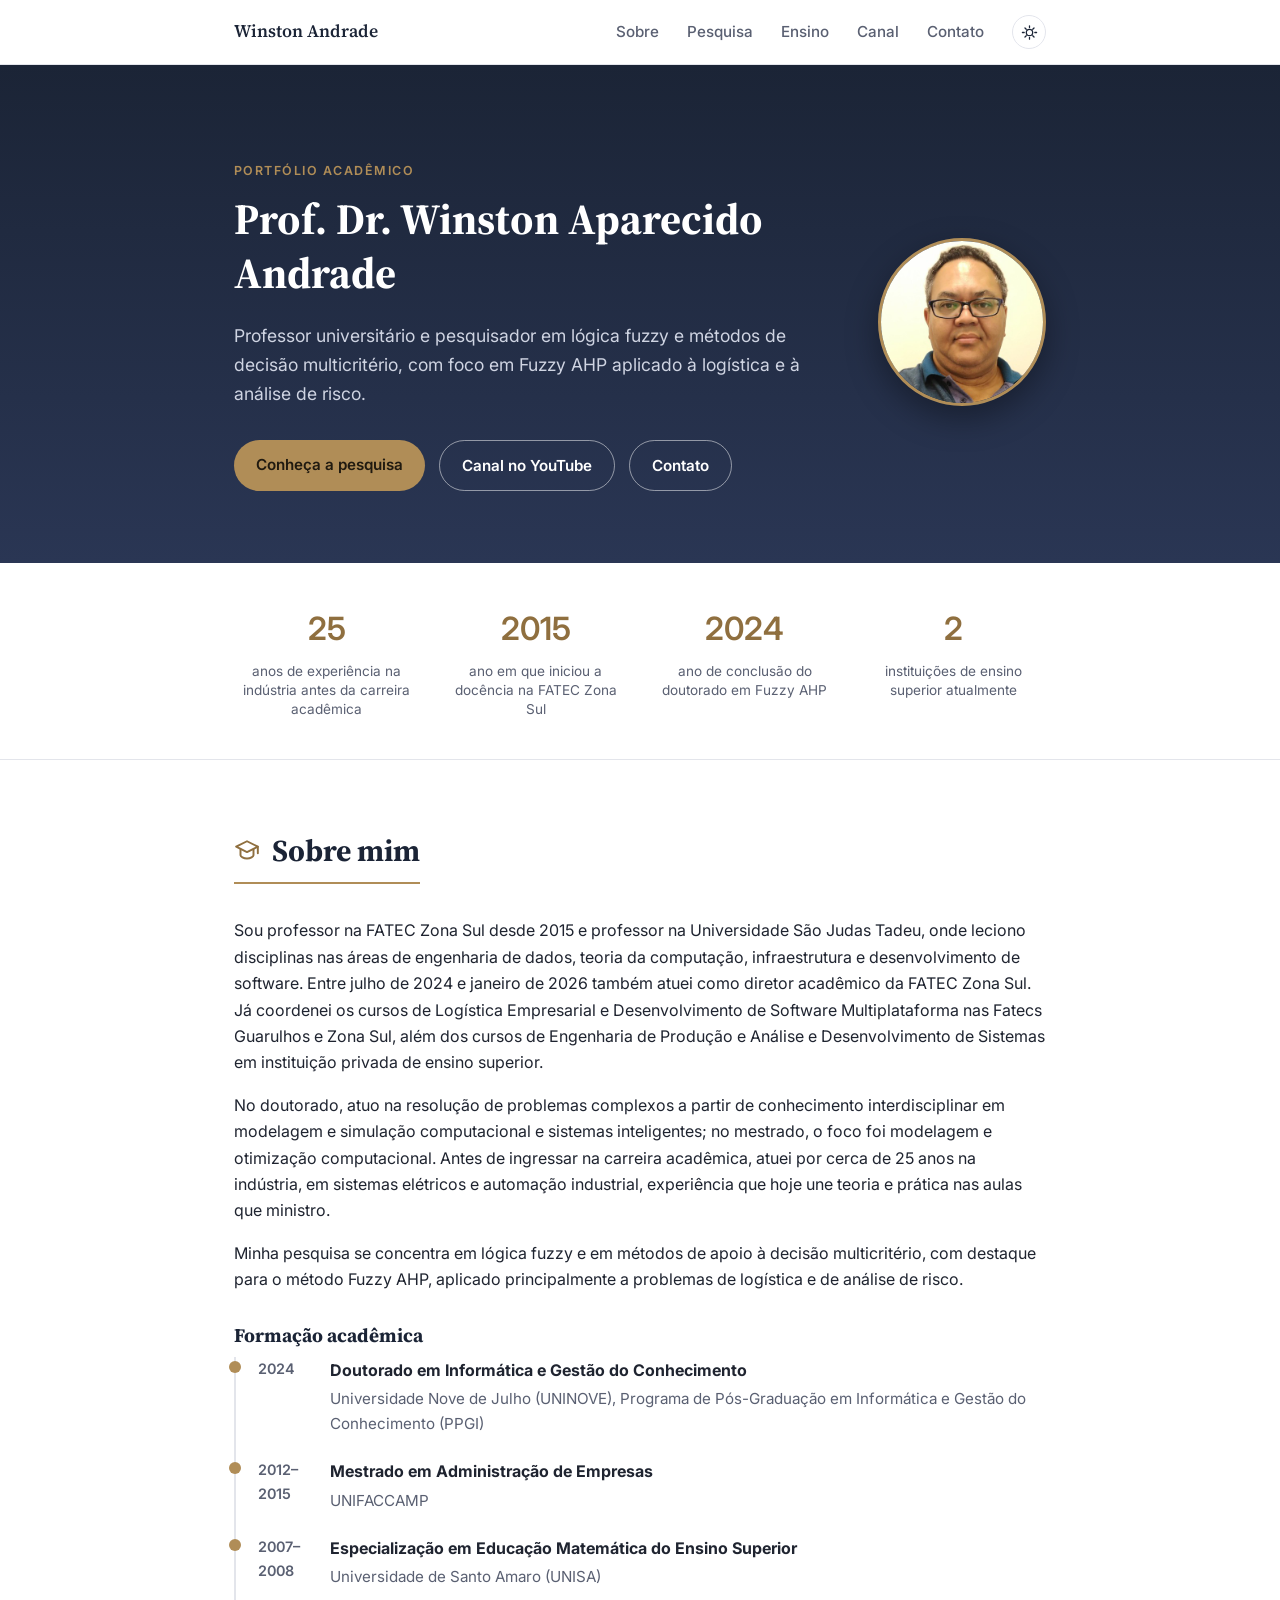
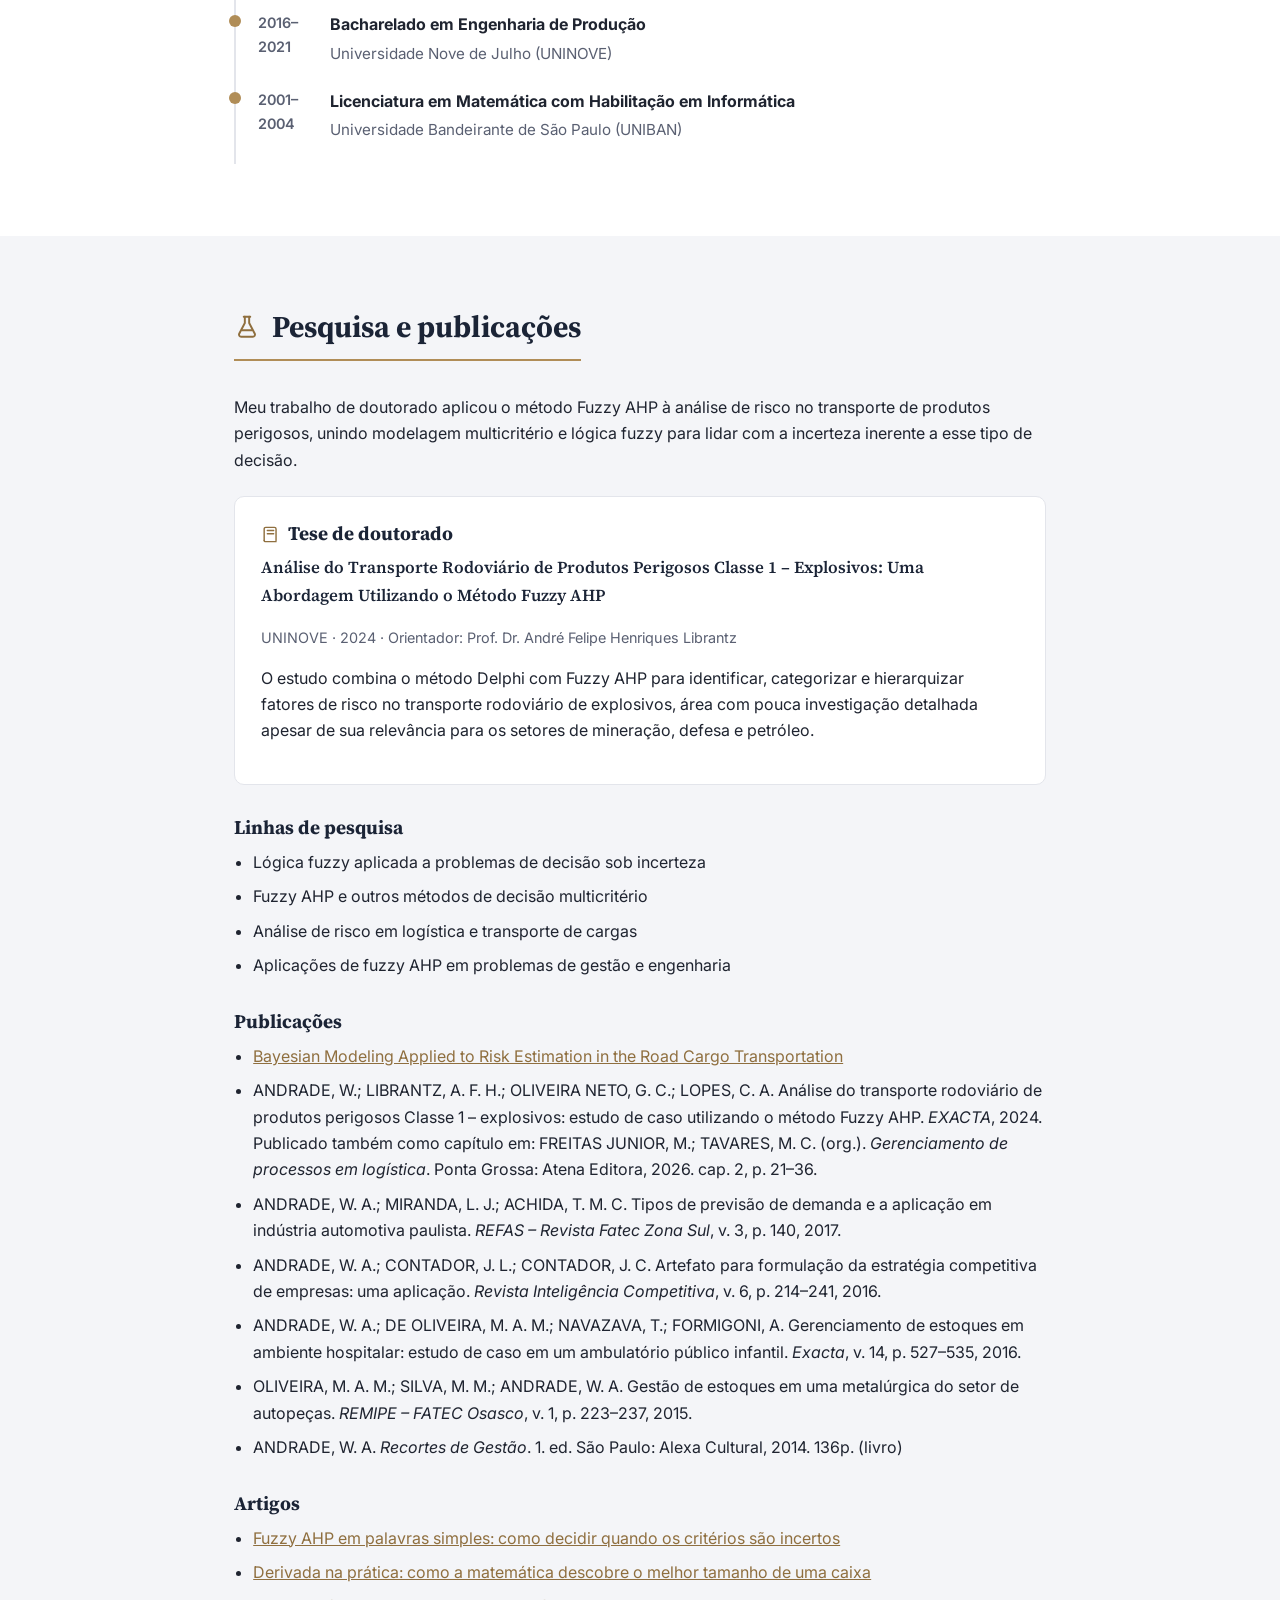
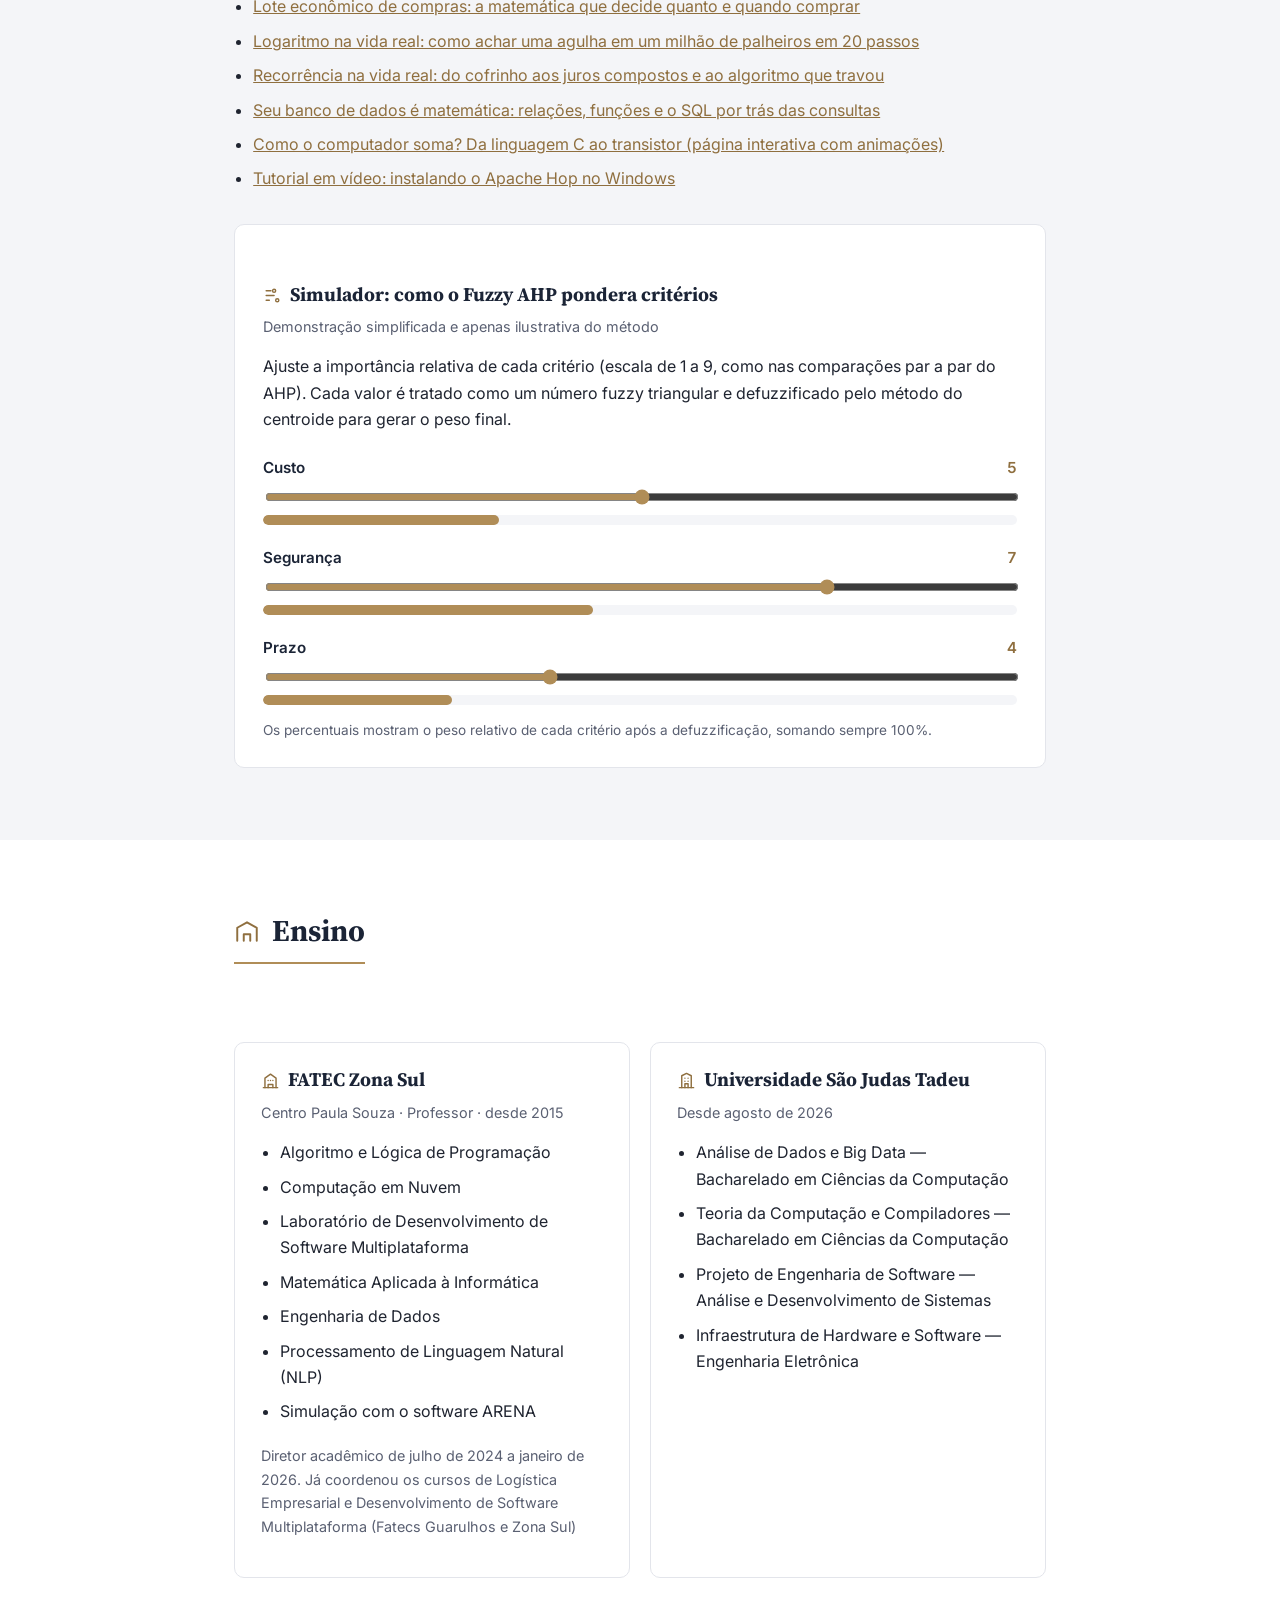
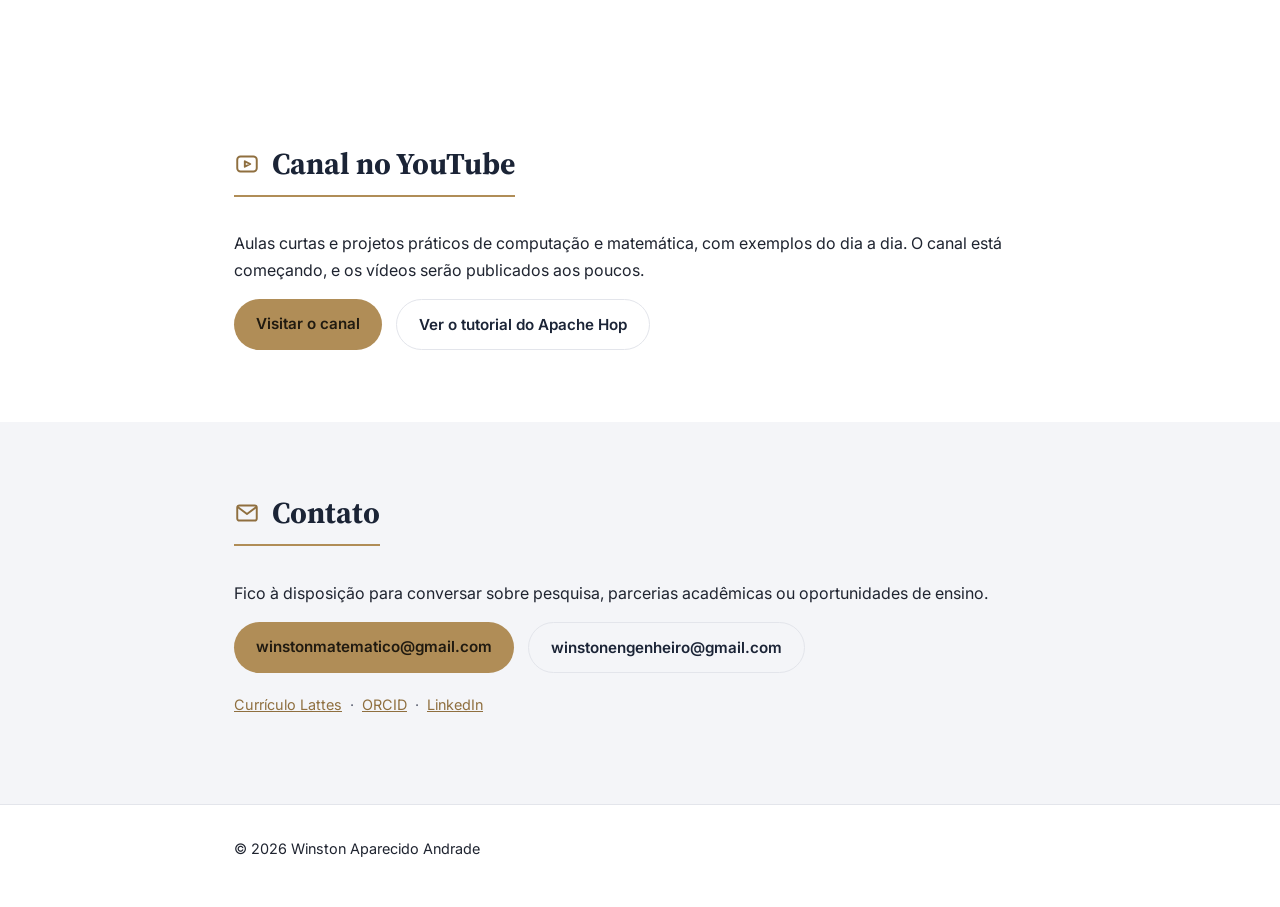
<file: index.html>
<!DOCTYPE html>
<html lang="pt-BR">
<head>
<meta charset="UTF-8">
<meta name="viewport" content="width=device-width, initial-scale=1.0">
<title>Winston Aparecido Andrade | Professor e Pesquisador</title>
<meta name="description" content="Portfólio acadêmico de Winston Aparecido Andrade, professor universitário e pesquisador em lógica fuzzy e métodos de decisão multicritério (Fuzzy AHP).">
<link rel="preconnect" href="https://fonts.googleapis.com">
<link rel="preconnect" href="https://fonts.gstatic.com" crossorigin>
<link href="https://fonts.googleapis.com/css2?family=Source+Serif+4:wght@500;600;700&family=Inter:wght@400;500;600&display=swap" rel="stylesheet">
<link rel="stylesheet" href="estilo.css">
</head>
<body>

<header class="site-header">
  <div class="wrap header-inner">
    <a href="#topo" class="brand">Winston Andrade</a>
    <button class="nav-toggle" id="navToggle" aria-label="Abrir menu" aria-expanded="false">
      <span></span><span></span><span></span>
    </button>
    <nav class="site-nav" id="siteNav">
      <a href="#sobre">Sobre</a>
      <a href="#pesquisa">Pesquisa</a>
      <a href="#ensino">Ensino</a>
      <a href="#canal">Canal</a>
      <a href="#contato">Contato</a>
      <button class="theme-toggle" id="themeToggle" aria-label="Alternar tema claro/escuro" title="Alternar tema">
        <svg class="icon-sun" viewBox="0 0 24 24" fill="none" stroke="currentColor" stroke-width="1.8" stroke-linecap="round"><circle cx="12" cy="12" r="4.5"/><path d="M12 2.5v2.5M12 19v2.5M4.5 12H2M22 12h-2.5M5.6 5.6l1.8 1.8M16.6 16.6l1.8 1.8M18.4 5.6l-1.8 1.8M7.4 16.6l-1.8 1.8"/></svg>
        <svg class="icon-moon" viewBox="0 0 24 24" fill="none" stroke="currentColor" stroke-width="1.8" stroke-linecap="round" stroke-linejoin="round"><path d="M20 14.5A8.5 8.5 0 1 1 9.5 4a6.8 6.8 0 0 0 10.5 10.5Z"/></svg>
      </button>
    </nav>
  </div>
</header>

<main>

  <section id="topo" class="hero">
    <div class="wrap hero-inner">
      <div class="hero-text">
        <p class="eyebrow">Portfólio acadêmico</p>
        <h1>Prof. Dr. Winston Aparecido Andrade</h1>
        <p class="hero-sub">Professor universitário e pesquisador em lógica fuzzy e métodos de decisão multicritério, com foco em Fuzzy AHP aplicado à logística e à análise de risco.</p>
        <div class="hero-actions">
          <a href="#pesquisa" class="btn btn-primary">Conheça a pesquisa</a>
          <a href="#canal" class="btn btn-outline">Canal no YouTube</a>
          <a href="#contato" class="btn btn-outline">Contato</a>
        </div>
      </div>
      <div class="hero-photo">
        <img src="foto-winston.jpg" alt="Foto de Winston Aparecido Andrade" width="220" height="220">
      </div>
    </div>
  </section>

  <section class="stats reveal">
    <div class="wrap stats-grid">
      <div class="stat-tile">
        <span class="stat-value">25</span>
        <span class="stat-label">anos de experiência na indústria antes da carreira acadêmica</span>
      </div>
      <div class="stat-tile">
        <span class="stat-value">2015</span>
        <span class="stat-label">ano em que iniciou a docência na FATEC Zona Sul</span>
      </div>
      <div class="stat-tile">
        <span class="stat-value">2024</span>
        <span class="stat-label">ano de conclusão do doutorado em Fuzzy AHP</span>
      </div>
      <div class="stat-tile">
        <span class="stat-value">2</span>
        <span class="stat-label">instituições de ensino superior atualmente</span>
      </div>
    </div>
  </section>

  <section id="sobre" class="section">
    <div class="wrap">
      <h2><svg class="h-icon" viewBox="0 0 24 24" fill="none" stroke="currentColor" stroke-width="1.8" stroke-linecap="round" stroke-linejoin="round"><path d="M12 3 2 8l10 5 10-5-10-5Z"/><path d="M6 10.5V16c0 1.1 2.7 3 6 3s6-1.9 6-3v-5.5"/><path d="M22 8v6"/></svg> Sobre mim</h2>
      <p class="reveal">
        Sou professor na FATEC Zona Sul desde 2015 e professor na Universidade São Judas Tadeu, onde leciono
        disciplinas nas áreas de engenharia de dados, teoria da computação, infraestrutura e desenvolvimento de
        software. Entre julho de 2024 e janeiro de 2026 também atuei como diretor acadêmico da FATEC Zona Sul.
        Já coordenei os cursos de Logística Empresarial e Desenvolvimento de Software Multiplataforma nas Fatecs
        Guarulhos e Zona Sul, além dos cursos de Engenharia de Produção e Análise e Desenvolvimento de Sistemas em
        instituição privada de ensino superior.
      </p>
      <p class="reveal">
        No doutorado, atuo na resolução de problemas complexos a partir de conhecimento interdisciplinar em
        modelagem e simulação computacional e sistemas inteligentes; no mestrado, o foco foi modelagem e otimização
        computacional. Antes de ingressar na carreira acadêmica, atuei por cerca de 25 anos na indústria, em
        sistemas elétricos e automação industrial, experiência que hoje une teoria e prática nas aulas que ministro.
      </p>
      <p class="reveal">
        Minha pesquisa se concentra em lógica fuzzy e em métodos de apoio à decisão multicritério, com destaque para o
        método Fuzzy AHP, aplicado principalmente a problemas de logística e de análise de risco.
      </p>

      <h3>Formação acadêmica</h3>
      <ul class="timeline">
        <li class="reveal">
          <span class="timeline-year">2024</span>
          <div>
            <strong>Doutorado em Informática e Gestão do Conhecimento</strong>
            <p>Universidade Nove de Julho (UNINOVE), Programa de Pós-Graduação em Informática e Gestão do Conhecimento (PPGI)</p>
          </div>
        </li>
        <li class="reveal">
          <span class="timeline-year">2012–2015</span>
          <div>
            <strong>Mestrado em Administração de Empresas</strong>
            <p>UNIFACCAMP</p>
          </div>
        </li>
        <li class="reveal">
          <span class="timeline-year">2007–2008</span>
          <div>
            <strong>Especialização em Educação Matemática do Ensino Superior</strong>
            <p>Universidade de Santo Amaro (UNISA)</p>
          </div>
        </li>
        <li class="reveal">
          <span class="timeline-year">2016–2021</span>
          <div>
            <strong>Bacharelado em Engenharia de Produção</strong>
            <p>Universidade Nove de Julho (UNINOVE)</p>
          </div>
        </li>
        <li class="reveal">
          <span class="timeline-year">2001–2004</span>
          <div>
            <strong>Licenciatura em Matemática com Habilitação em Informática</strong>
            <p>Universidade Bandeirante de São Paulo (UNIBAN)</p>
          </div>
        </li>
      </ul>
    </div>
  </section>

  <section id="pesquisa" class="section section-alt">
    <div class="wrap">
      <h2><svg class="h-icon" viewBox="0 0 24 24" fill="none" stroke="currentColor" stroke-width="1.8" stroke-linecap="round" stroke-linejoin="round"><path d="M9 2.5h6"/><path d="M10 2.5v5.8L4.8 18.2A2 2 0 0 0 6.6 21h10.8a2 2 0 0 0 1.8-2.8L14 8.3V2.5"/><path d="M7.5 15h9"/></svg> Pesquisa e publicações</h2>
      <p class="reveal">
        Meu trabalho de doutorado aplicou o método Fuzzy AHP à análise de risco no transporte de produtos perigosos,
        unindo modelagem multicritério e lógica fuzzy para lidar com a incerteza inerente a esse tipo de decisão.
      </p>

      <div class="card reveal">
        <h3><svg class="c-icon" viewBox="0 0 24 24" fill="none" stroke="currentColor" stroke-width="1.8" stroke-linecap="round" stroke-linejoin="round"><path d="M4 19.5V5a2 2 0 0 1 2-2h11a2 2 0 0 1 2 2v14.5"/><path d="M4 19.5A1.5 1.5 0 0 0 5.5 21H19"/><path d="M8 7h8M8 11h8"/></svg> Tese de doutorado</h3>
        <p class="card-title">
          Análise do Transporte Rodoviário de Produtos Perigosos Classe 1 – Explosivos:
          Uma Abordagem Utilizando o Método Fuzzy AHP
        </p>
        <p class="card-meta">UNINOVE · 2024 · Orientador: Prof. Dr. André Felipe Henriques Librantz</p>
        <p>
          O estudo combina o método Delphi com Fuzzy AHP para identificar, categorizar e hierarquizar fatores de risco
          no transporte rodoviário de explosivos, área com pouca investigação detalhada apesar de sua relevância para
          os setores de mineração, defesa e petróleo.
        </p>
      </div>

      <h3>Linhas de pesquisa</h3>
      <ul class="topic-list">
        <li>Lógica fuzzy aplicada a problemas de decisão sob incerteza</li>
        <li>Fuzzy AHP e outros métodos de decisão multicritério</li>
        <li>Análise de risco em logística e transporte de cargas</li>
        <li>Aplicações de fuzzy AHP em problemas de gestão e engenharia</li>
      </ul>

      <h3>Publicações</h3>
      <ul class="topic-list">
        <li><a href="artigo-navus.pdf" target="_blank" rel="noopener">Bayesian Modeling Applied to Risk Estimation in the Road Cargo Transportation</a></li>
        <li>ANDRADE, W.; LIBRANTZ, A. F. H.; OLIVEIRA NETO, G. C.; LOPES, C. A. Análise do transporte rodoviário de produtos perigosos Classe 1 – explosivos: estudo de caso utilizando o método Fuzzy AHP. <em>EXACTA</em>, 2024. Publicado também como capítulo em: FREITAS JUNIOR, M.; TAVARES, M. C. (org.). <em>Gerenciamento de processos em logística</em>. Ponta Grossa: Atena Editora, 2026. cap. 2, p. 21–36.</li>
        <li>ANDRADE, W. A.; MIRANDA, L. J.; ACHIDA, T. M. C. Tipos de previsão de demanda e a aplicação em indústria automotiva paulista. <em>REFAS – Revista Fatec Zona Sul</em>, v. 3, p. 140, 2017.</li>
        <li>ANDRADE, W. A.; CONTADOR, J. L.; CONTADOR, J. C. Artefato para formulação da estratégia competitiva de empresas: uma aplicação. <em>Revista Inteligência Competitiva</em>, v. 6, p. 214–241, 2016.</li>
        <li>ANDRADE, W. A.; DE OLIVEIRA, M. A. M.; NAVAZAVA, T.; FORMIGONI, A. Gerenciamento de estoques em ambiente hospitalar: estudo de caso em um ambulatório público infantil. <em>Exacta</em>, v. 14, p. 527–535, 2016.</li>
        <li>OLIVEIRA, M. A. M.; SILVA, M. M.; ANDRADE, W. A. Gestão de estoques em uma metalúrgica do setor de autopeças. <em>REMIPE – FATEC Osasco</em>, v. 1, p. 223–237, 2015.</li>
        <li>ANDRADE, W. A. <em>Recortes de Gestão</em>. 1. ed. São Paulo: Alexa Cultural, 2014. 136p. (livro)</li>
      </ul>

<h3>Artigos</h3>
<ul class="topic-list">
<li><a href="artigo-fuzzy-ahp.html">Fuzzy AHP em palavras simples: como decidir quando os critérios são incertos</a></li>
<li><a href="artigo-derivada-embalagem.html">Derivada na prática: como a matemática descobre o melhor tamanho de uma caixa</a></li>
<li><a href="artigo-lote-economico.html">Lote econômico de compras: a matemática que decide quanto e quando comprar</a></li>
<li><a href="artigo-logaritmo-pesquisa-binaria.html">Logaritmo na vida real: como achar uma agulha em um milhão de palheiros em 20 passos</a></li>
<li><a href="artigo-recorrencia-juros-fibonacci.html">Recorrência na vida real: do cofrinho aos juros compostos e ao algoritmo que travou</a></li>
<li><a href="artigo-banco-de-dados-matematica.html">Seu banco de dados é matemática: relações, funções e o SQL por trás das consultas</a></li>
<li><a href="como-o-computador-soma.html">Como o computador soma? Da linguagem C ao transistor (página interativa com animações)</a></li>
<li><a href="tutorial-apache-hop.html">Tutorial em vídeo: instalando o Apache Hop no Windows</a></li>
</ul>

      <div class="demo-card reveal">
        <h3>
          <svg class="c-icon" viewBox="0 0 24 24" fill="none" stroke="currentColor" stroke-width="1.8" stroke-linecap="round" stroke-linejoin="round"><path d="M4 6h6M4 12h10M4 18h4"/><circle cx="14" cy="6" r="2"/><circle cx="18" cy="18" r="2"/></svg>
          Simulador: como o Fuzzy AHP pondera critérios
        </h3>
        <p class="card-meta">Demonstração simplificada e apenas ilustrativa do método</p>
        <p>
          Ajuste a importância relativa de cada critério (escala de 1 a 9, como nas comparações par a par do AHP).
          Cada valor é tratado como um número fuzzy triangular e defuzzificado pelo método do centroide para gerar o peso final.
        </p>

        <div class="fuzzy-demo" id="fuzzyDemo">
          <div class="fuzzy-row" data-crit="Custo">
            <div class="fuzzy-row-head">
              <label for="critCusto">Custo</label>
              <span class="fuzzy-value" id="valCusto">5</span>
            </div>
            <input type="range" min="1" max="9" value="5" id="critCusto" class="fuzzy-slider">
            <div class="fuzzy-bar-track"><div class="fuzzy-bar" id="barCusto"></div></div>
          </div>
          <div class="fuzzy-row" data-crit="Segurança">
            <div class="fuzzy-row-head">
              <label for="critSeguranca">Segurança</label>
              <span class="fuzzy-value" id="valSeguranca">7</span>
            </div>
            <input type="range" min="1" max="9" value="7" id="critSeguranca" class="fuzzy-slider">
            <div class="fuzzy-bar-track"><div class="fuzzy-bar" id="barSeguranca"></div></div>
          </div>
          <div class="fuzzy-row" data-crit="Prazo">
            <div class="fuzzy-row-head">
              <label for="critPrazo">Prazo</label>
              <span class="fuzzy-value" id="valPrazo">4</span>
            </div>
            <input type="range" min="1" max="9" value="4" id="critPrazo" class="fuzzy-slider">
            <div class="fuzzy-bar-track"><div class="fuzzy-bar" id="barPrazo"></div></div>
          </div>
        </div>
        <p class="fuzzy-note">Os percentuais mostram o peso relativo de cada critério após a defuzzificação, somando sempre 100%.</p>
      </div>
    </div>
  </section>

  <section id="ensino" class="section">
    <div class="wrap">
      <h2><svg class="h-icon" viewBox="0 0 24 24" fill="none" stroke="currentColor" stroke-width="1.8" stroke-linecap="round" stroke-linejoin="round"><path d="M3 21V9l9-5 9 5v12"/><path d="M9 21v-6h6v6"/></svg> Ensino</h2>

      <div class="teaching-grid">
        <div class="card reveal">
          <h3><svg class="c-icon" viewBox="0 0 24 24" fill="none" stroke="currentColor" stroke-width="1.8" stroke-linecap="round" stroke-linejoin="round"><path d="M3 21h18"/><path d="M5 21V9l7-5 7 5v12"/><path d="M9 21v-4h6v4"/><path d="M9 12h.01M12 12h.01M15 12h.01"/></svg> FATEC Zona Sul</h3>
          <p class="card-meta">Centro Paula Souza · Professor · desde 2015</p>
          <ul class="topic-list">
            <li>Algoritmo e Lógica de Programação</li>
            <li>Computação em Nuvem</li>
            <li>Laboratório de Desenvolvimento de Software Multiplataforma</li>
            <li>Matemática Aplicada à Informática</li>
            <li>Engenharia de Dados</li>
            <li>Processamento de Linguagem Natural (NLP)</li>
            <li>Simulação com o software ARENA</li>
          </ul>
          <p class="card-meta">
            Diretor acadêmico de julho de 2024 a janeiro de 2026. Já coordenou os cursos de Logística Empresarial
            e Desenvolvimento de Software Multiplataforma (Fatecs Guarulhos e Zona Sul)
          </p>
        </div>
        <div class="card reveal">
          <h3><svg class="c-icon" viewBox="0 0 24 24" fill="none" stroke="currentColor" stroke-width="1.8" stroke-linecap="round" stroke-linejoin="round"><path d="M3 21h18"/><path d="M6 21V6l6-3 6 3v15"/><path d="M10 21v-5h4v5"/><path d="M10 9h.01M14 9h.01M10 13h.01M14 13h.01"/></svg> Universidade São Judas Tadeu</h3>
          <p class="card-meta">Desde agosto de 2026</p>
          <ul class="topic-list">
            <li>Análise de Dados e Big Data — Bacharelado em Ciências da Computação</li>
            <li>Teoria da Computação e Compiladores — Bacharelado em Ciências da Computação</li>
            <li>Projeto de Engenharia de Software — Análise e Desenvolvimento de Sistemas</li>
            <li>Infraestrutura de Hardware e Software — Engenharia Eletrônica</li>
          </ul>
        </div>
      </div>
    </div>
  </section>

  <section id="canal" class="section">
    <div class="wrap">
      <h2><svg class="h-icon" viewBox="0 0 24 24" fill="none" stroke="currentColor" stroke-width="1.8" stroke-linecap="round" stroke-linejoin="round"><rect x="3" y="5" width="18" height="14" rx="3"/><path d="m10 9.5 5 2.5-5 2.5Z"/></svg> Canal no YouTube</h2>
      <p class="reveal">Aulas curtas e projetos práticos de computação e matemática, com exemplos do dia a dia. O canal está começando, e os vídeos serão publicados aos poucos.</p>
      <div class="reveal" style="display:flex; gap:14px; flex-wrap:wrap;">
        <a class="btn btn-primary" href="https://www.youtube.com/@ProfWinstonAndrade" target="_blank" rel="noopener">Visitar o canal</a>
        <a class="btn btn-outline" style="color:var(--heading); border-color:var(--line);" href="tutorial-apache-hop.html">Ver o tutorial do Apache Hop</a>
      </div>
    </div>
  </section>

  <section id="contato" class="section section-alt">
    <div class="wrap">
      <h2><svg class="h-icon" viewBox="0 0 24 24" fill="none" stroke="currentColor" stroke-width="1.8" stroke-linecap="round" stroke-linejoin="round"><rect x="3" y="5" width="18" height="14" rx="2"/><path d="m4 7 8 6 8-6"/></svg> Contato</h2>
      <p class="reveal">Fico à disposição para conversar sobre pesquisa, parcerias acadêmicas ou oportunidades de ensino.</p>
      <div class="reveal" style="display:flex; gap:14px; flex-wrap:wrap;">
        <a class="btn btn-primary" href="mailto:winstonmatematico@gmail.com">winstonmatematico@gmail.com</a>
        <a class="btn btn-outline" style="color:var(--heading); border-color:var(--line);" href="mailto:winstonengenheiro@gmail.com">winstonengenheiro@gmail.com</a>
      </div>
      <p class="card-meta reveal" style="margin-top:1.4em;">
        <a href="http://lattes.cnpq.br/4585071894386581" target="_blank" rel="noopener">Currículo Lattes</a>
        &nbsp;·&nbsp;
        <a href="https://orcid.org/0000-0002-9166-4974" target="_blank" rel="noopener">ORCID</a>
        &nbsp;·&nbsp;
        <a href="https://www.linkedin.com/in/winston-andrade-80a458404" target="_blank" rel="noopener">LinkedIn</a>
      </p>
    </div>
  </section>

</main>

<footer class="site-footer">
  <div class="wrap">
    <p>&copy; <span id="year"></span> Winston Aparecido Andrade</p>
  </div>
</footer>

<script src="script.js"></script>
</body>
</html>
</file>
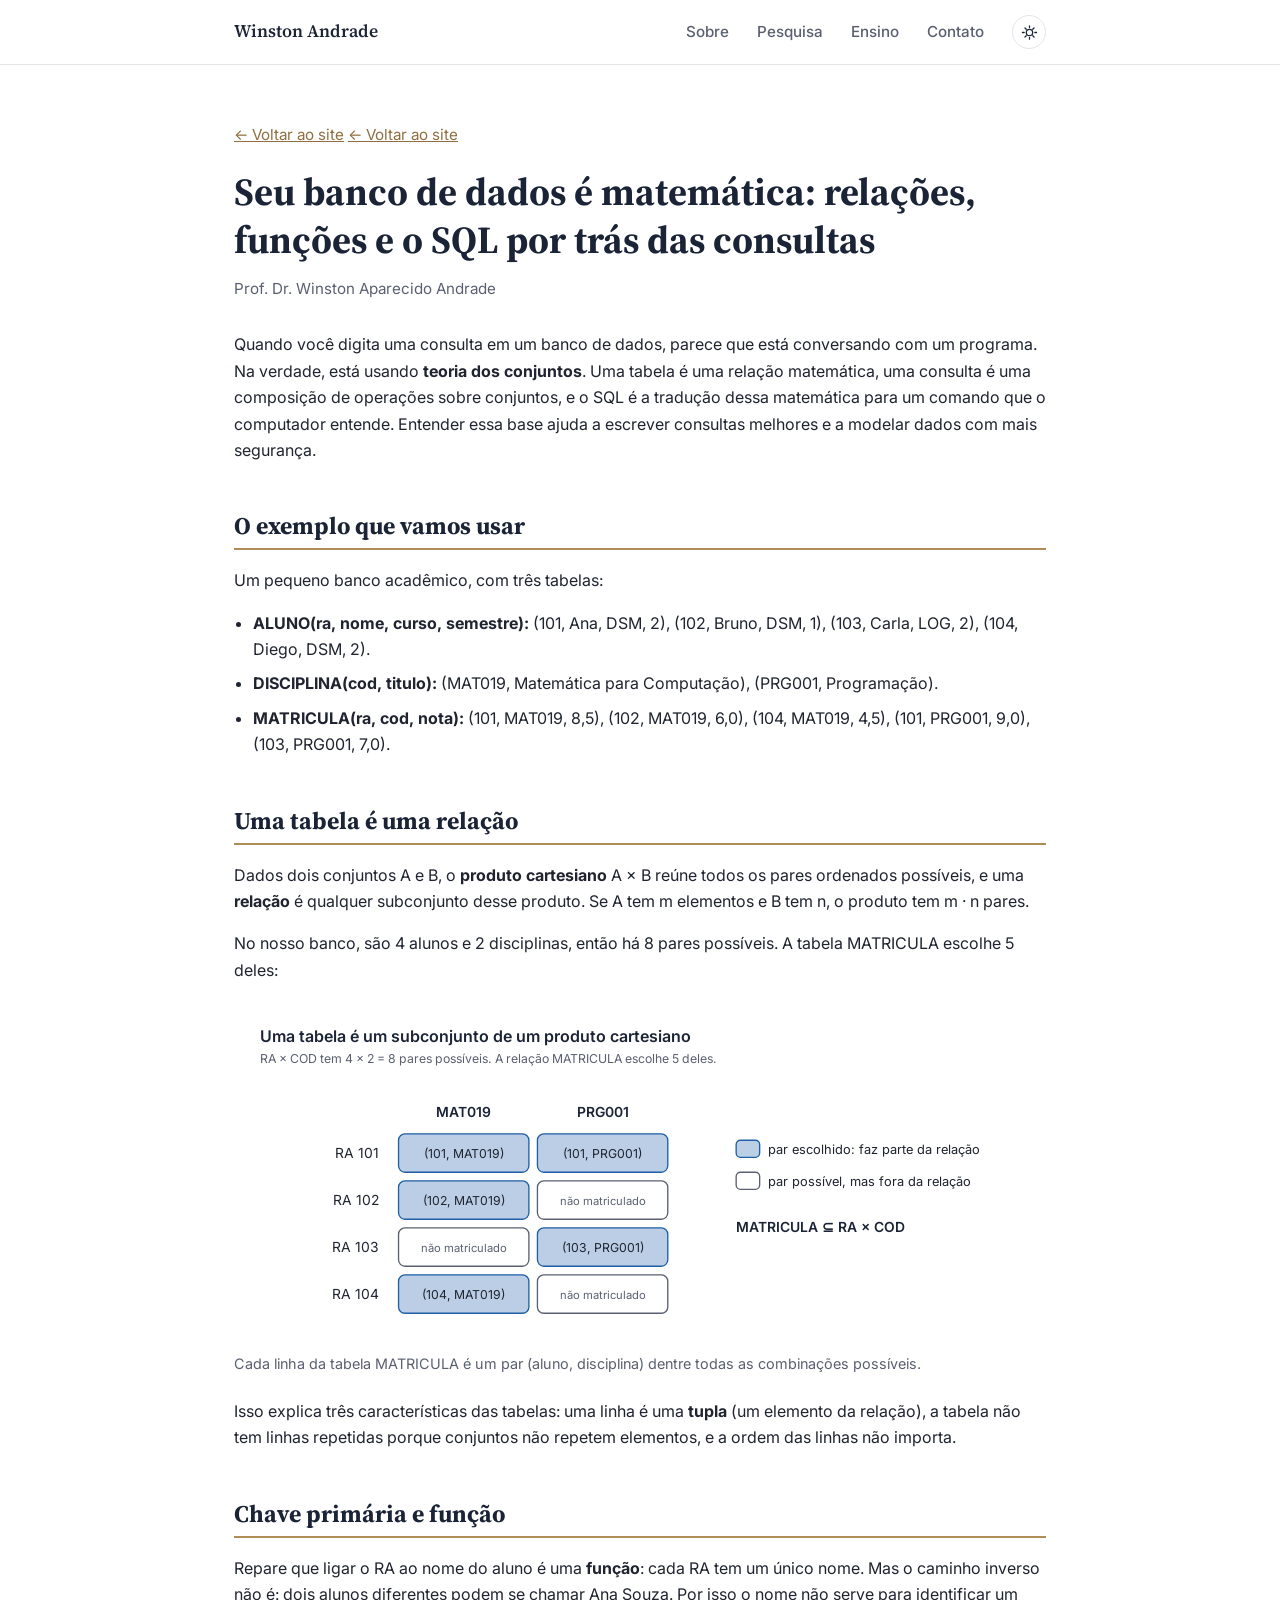
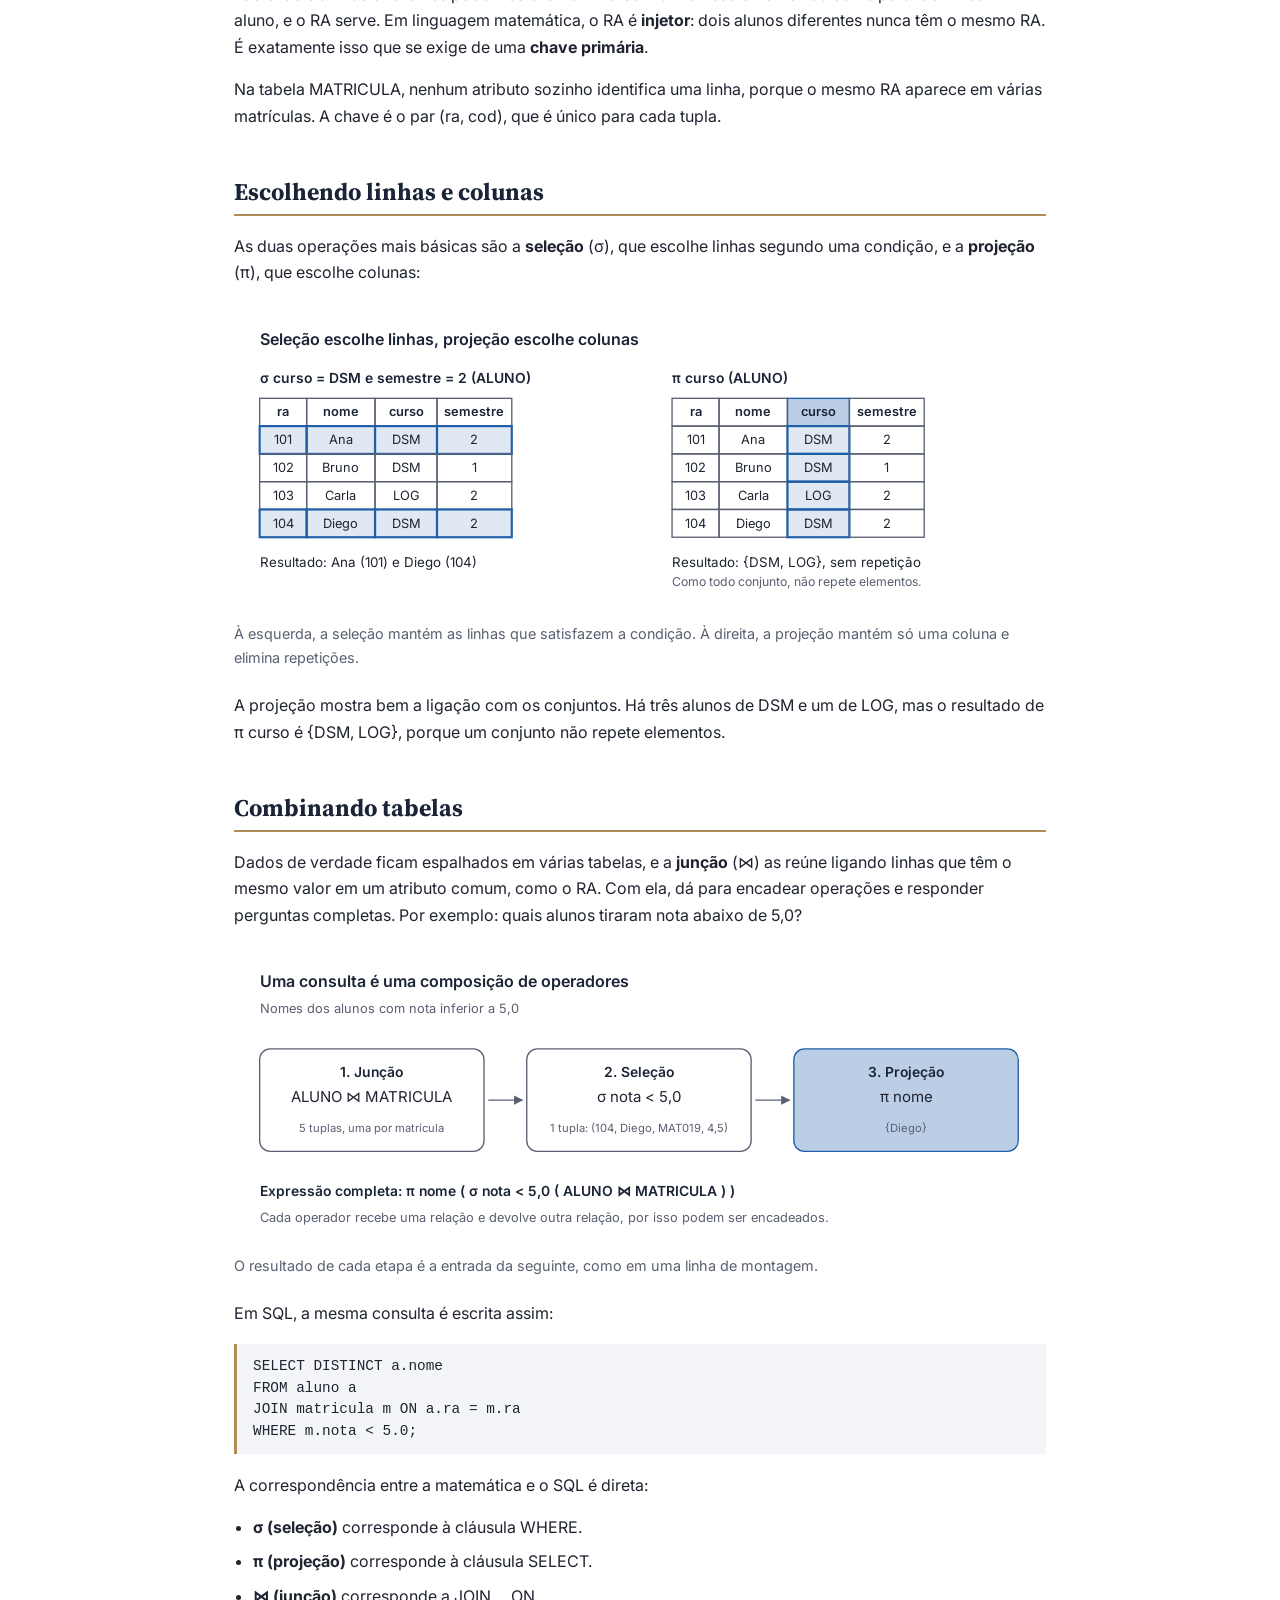
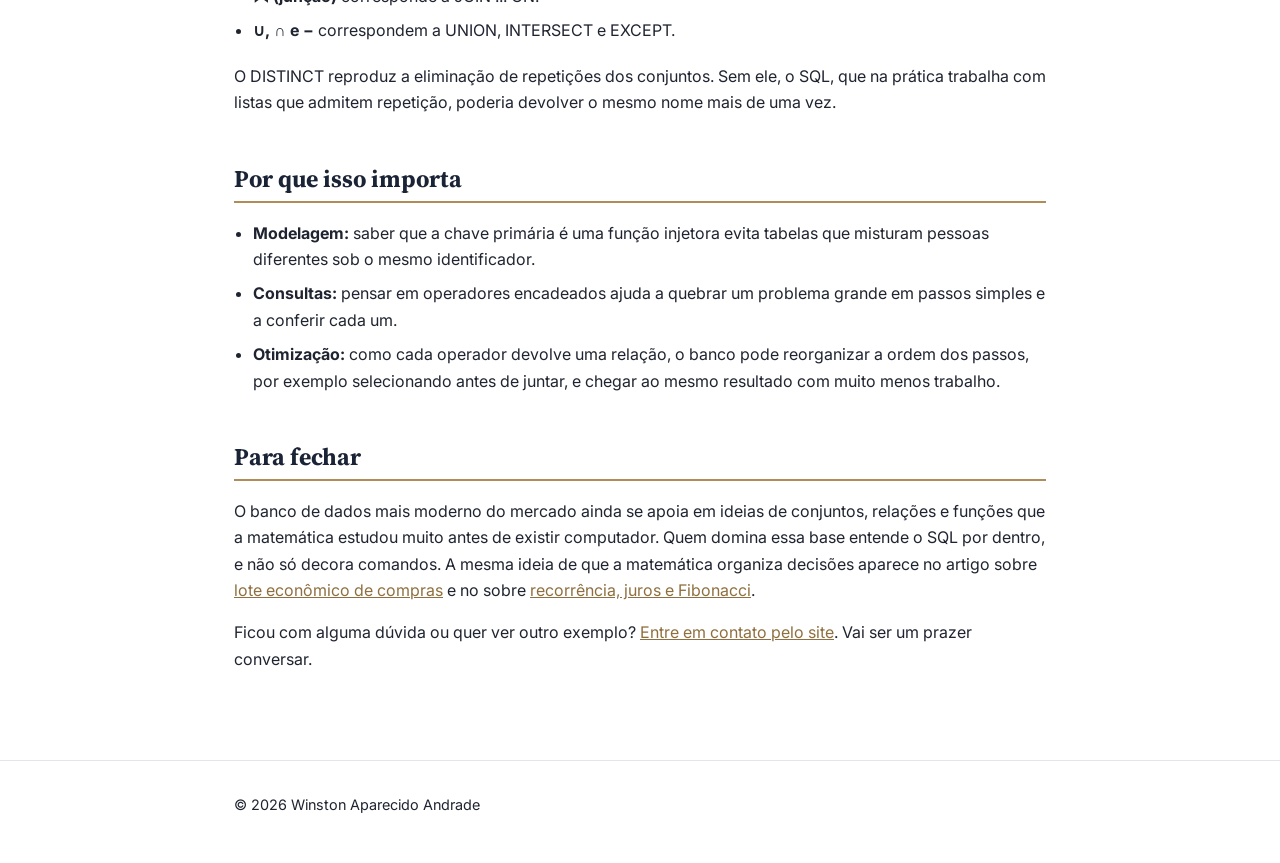
<file: artigo-banco-de-dados-matematica.html>
<!DOCTYPE html>
<html lang="pt-BR">
<head>
<meta charset="UTF-8">
<meta name="viewport" content="width=device-width, initial-scale=1.0">
<title>Seu banco de dados é matemática: relações, funções e o SQL por trás das consultas | Winston Aparecido Andrade</title>
<meta name="description" content="Como tabelas, chaves primárias e consultas SQL vêm da teoria dos conjuntos, das relações e das funções, com exemplo acadêmico e figuras.">
<link rel="preconnect" href="https://fonts.googleapis.com">
<link rel="preconnect" href="https://fonts.gstatic.com" crossorigin>
<link href="https://fonts.googleapis.com/css2?family=Source+Serif+4:wght@500;600;700&family=Inter:wght@400;500;600&display=swap" rel="stylesheet">
<link rel="stylesheet" href="estilo.css">
<style>
.artigo { padding: 56px 0 72px; }
.artigo h1 { font-size: clamp(1.8rem, 4vw, 2.4rem); margin-bottom: 0.3em; }
.artigo h2 { display: block; font-size: 1.5rem; margin-top: 2em; margin-bottom: 0.7em; padding-bottom: 0.3em; }
.artigo .autor { color: var(--muted); font-size: 0.95rem; margin-bottom: 2em; }
.artigo ul { padding-left: 1.2em; margin: 0 0 1.2em; }
.artigo li { margin-bottom: 0.5em; }
.formula { background: var(--paper-alt); border-left: 3px solid var(--accent); padding: 12px 18px; margin: 1.2em 0; font-family: var(--serif); font-size: 1.1rem; overflow-x: auto; }
.voltar { display: inline-block; margin-bottom: 1.4em; font-size: 0.95rem; }
.figura { margin: 1.8em 0 1.4em; }
.figura svg { display: block; width: 100%; height: auto; font-family: var(--sans); }
.figura figcaption { color: var(--muted); font-size: 0.9rem; margin-top: 0.6em; }
.figura .t { fill: var(--ink); }
.figura .q { fill: var(--muted); }
.figura .tt { fill: var(--heading); font-weight: 600; }
.figura .caixa { fill: none; stroke: var(--muted); stroke-width: 1.25; }
.figura .destaque { fill: var(--accent); fill-opacity: 0.14; stroke: var(--accent); stroke-width: 2; }
.figura .corte { fill: var(--accent); fill-opacity: 0.3; stroke: var(--accent); stroke-width: 1.25; }
.figura .lig { fill: none; stroke: var(--muted); stroke-width: 1.25; }
.figura .eixo { stroke: var(--muted); stroke-width: 1.25; fill: none; }
.figura .grade { stroke: var(--line); stroke-width: 1; }
.figura .tracejado { stroke-dasharray: 5 4; }
.figura .barra { fill: var(--muted); fill-opacity: 0.45; }
.figura .barra-top { fill: var(--accent); }
.figura .ponto { fill: var(--accent); }
.figura .vazio { fill: var(--paper); stroke: var(--muted); stroke-width: 1.5; }
.figura .curva { fill: none; stroke: var(--accent); stroke-width: 3; stroke-linejoin: round; }
.figura .curva-m { fill: none; stroke: var(--muted); stroke-width: 2; stroke-linejoin: round; }
.figura .serra { fill: none; stroke: var(--accent); stroke-width: 2.5; stroke-linejoin: round; }
.artigo pre { background: var(--paper-alt); border-left: 3px solid var(--accent); padding: 12px 16px; margin: 1.2em 0; overflow-x: auto; font-size: 0.9rem; line-height: 1.5; }
.artigo pre code { font-family: ui-monospace, SFMono-Regular, Menlo, Consolas, monospace; }
.figura { --accent: #1f5fa8; --teal: #14968a; }
:root[data-theme="dark"] .figura { --accent: #6aa7ec; --teal: #3fc4b4; }
.figura .curva-m { stroke: var(--teal); }
.figura .vazio { stroke: var(--teal); }
.figura .destaque2 { fill: var(--teal); fill-opacity: 0.18; stroke: var(--teal); stroke-width: 2; }
.figura .fonte { font-family: ui-monospace, SFMono-Regular, Menlo, monospace; }
</style>
</head>
<body>

<header class="site-header">
<div class="wrap header-inner">
<a href="index.html" class="brand">Winston Andrade</a>
<button class="nav-toggle" id="navToggle" aria-label="Abrir menu" aria-expanded="false">
<span></span><span></span><span></span>
</button>
<nav class="site-nav" id="siteNav">
<a href="index.html#sobre">Sobre</a>
<a href="index.html#pesquisa">Pesquisa</a>
<a href="index.html#ensino">Ensino</a>
<a href="index.html#contato">Contato</a>
<button class="theme-toggle" id="themeToggle" aria-label="Alternar tema claro/escuro" title="Alternar tema">
<svg class="icon-sun" viewBox="0 0 24 24" fill="none" stroke="currentColor" stroke-width="1.8" stroke-linecap="round"><circle cx="12" cy="12" r="4.5"/><path d="M12 2.5v2.5M12 19v2.5M4.5 12H2M22 12h-2.5M5.6 5.6l1.8 1.8M16.6 16.6l1.8 1.8M18.4 5.6l-1.8 1.8M7.4 16.6l-1.8 1.8"/></svg>
<svg class="icon-moon" viewBox="0 0 24 24" fill="none" stroke="currentColor" stroke-width="1.8" stroke-linecap="round" stroke-linejoin="round"><path d="M20 14.5A8.5 8.5 0 1 1 9.5 4a6.8 6.8 0 0 0 10.5 10.5Z"/></svg>
</button>
</nav>
</div>
</header>

<main>
<article class="artigo">
<div class="wrap">

<a class="voltar" href="index.html#pesquisa">&larr; Voltar ao site</a>

<a class="voltar" href="index.html#pesquisa">&larr; Voltar ao site</a>

<h1>Seu banco de dados é matemática: relações, funções e o SQL por trás das consultas</h1>
<p class="autor">Prof. Dr. Winston Aparecido Andrade</p>

<p>Quando você digita uma consulta em um banco de dados, parece que está conversando com um programa. Na verdade, está usando <strong>teoria dos conjuntos</strong>. Uma tabela é uma relação matemática, uma consulta é uma composição de operações sobre conjuntos, e o SQL é a tradução dessa matemática para um comando que o computador entende. Entender essa base ajuda a escrever consultas melhores e a modelar dados com mais segurança.</p>

<h2>O exemplo que vamos usar</h2>
<p>Um pequeno banco acadêmico, com três tabelas:</p>
<ul>
<li><strong>ALUNO(ra, nome, curso, semestre):</strong> (101, Ana, DSM, 2), (102, Bruno, DSM, 1), (103, Carla, LOG, 2), (104, Diego, DSM, 2).</li>
<li><strong>DISCIPLINA(cod, titulo):</strong> (MAT019, Matemática para Computação), (PRG001, Programação).</li>
<li><strong>MATRICULA(ra, cod, nota):</strong> (101, MAT019, 8,5), (102, MAT019, 6,0), (104, MAT019, 4,5), (101, PRG001, 9,0), (103, PRG001, 7,0).</li>
</ul>

<h2>Uma tabela é uma relação</h2>
<p>Dados dois conjuntos A e B, o <strong>produto cartesiano</strong> A × B reúne todos os pares ordenados possíveis, e uma <strong>relação</strong> é qualquer subconjunto desse produto. Se A tem m elementos e B tem n, o produto tem m · n pares.</p>
<p>No nosso banco, são 4 alunos e 2 disciplinas, então há 8 pares possíveis. A tabela MATRICULA escolhe 5 deles:</p>

<figure class="figura">
<svg viewBox="0 0 760 310" role="img" aria-labelledby="a5f1t" font-size="13"><title id="a5f1t">Grade de 4 alunos por 2 disciplinas com 5 pares destacados, que formam a relação MATRICULA</title><text class="tt" x="24" y="28" text-anchor="start" font-size="15">Uma tabela é um subconjunto de um produto cartesiano</text><text class="q" x="24" y="48" text-anchor="start" font-size="11.5">RA × COD tem 4 × 2 = 8 pares possíveis. A relação MATRICULA escolhe 5 deles.</text><text class="tt" x="215.0" y="98" text-anchor="middle" font-size="13">MAT019</text><text class="tt" x="345.0" y="98" text-anchor="middle" font-size="13">PRG001</text><text class="t" x="136" y="137.0" text-anchor="end" font-size="13">RA 101</text><rect class="corte" x="154" y="114" width="122" height="36" rx="6"/><text class="t" x="215.0" y="137.0" text-anchor="middle" font-size="11.5">(101, MAT019)</text><rect class="corte" x="284" y="114" width="122" height="36" rx="6"/><text class="t" x="345.0" y="137.0" text-anchor="middle" font-size="11.5">(101, PRG001)</text><text class="t" x="136" y="181.0" text-anchor="end" font-size="13">RA 102</text><rect class="corte" x="154" y="158" width="122" height="36" rx="6"/><text class="t" x="215.0" y="181.0" text-anchor="middle" font-size="11.5">(102, MAT019)</text><rect class="caixa" x="284" y="158" width="122" height="36" rx="6"/><text class="q" x="345.0" y="181.0" text-anchor="middle" font-size="10.5">não matriculado</text><text class="t" x="136" y="225.0" text-anchor="end" font-size="13">RA 103</text><rect class="caixa" x="154" y="202" width="122" height="36" rx="6"/><text class="q" x="215.0" y="225.0" text-anchor="middle" font-size="10.5">não matriculado</text><rect class="corte" x="284" y="202" width="122" height="36" rx="6"/><text class="t" x="345.0" y="225.0" text-anchor="middle" font-size="11.5">(103, PRG001)</text><text class="t" x="136" y="269.0" text-anchor="end" font-size="13">RA 104</text><rect class="corte" x="154" y="246" width="122" height="36" rx="6"/><text class="t" x="215.0" y="269.0" text-anchor="middle" font-size="11.5">(104, MAT019)</text><rect class="caixa" x="284" y="246" width="122" height="36" rx="6"/><text class="q" x="345.0" y="269.0" text-anchor="middle" font-size="10.5">não matriculado</text><rect class="corte" x="470" y="120" width="22" height="16" rx="4"/><text class="t" x="500" y="133" text-anchor="start" font-size="12">par escolhido: faz parte da relação</text><rect class="caixa" x="470" y="150" width="22" height="16" rx="4"/><text class="t" x="500" y="163" text-anchor="start" font-size="12">par possível, mas fora da relação</text><text class="tt" x="470" y="206" text-anchor="start" font-size="13">MATRICULA ⊆ RA × COD</text></svg>
<figcaption>Cada linha da tabela MATRICULA é um par (aluno, disciplina) dentre todas as combinações possíveis.</figcaption>
</figure>


<p>Isso explica três características das tabelas: uma linha é uma <strong>tupla</strong> (um elemento da relação), a tabela não tem linhas repetidas porque conjuntos não repetem elementos, e a ordem das linhas não importa.</p>

<h2>Chave primária e função</h2>
<p>Repare que ligar o RA ao nome do aluno é uma <strong>função</strong>: cada RA tem um único nome. Mas o caminho inverso não é: dois alunos diferentes podem se chamar Ana Souza. Por isso o nome não serve para identificar um aluno, e o RA serve. Em linguagem matemática, o RA é <strong>injetor</strong>: dois alunos diferentes nunca têm o mesmo RA. É exatamente isso que se exige de uma <strong>chave primária</strong>.</p>
<p>Na tabela MATRICULA, nenhum atributo sozinho identifica uma linha, porque o mesmo RA aparece em várias matrículas. A chave é o par (ra, cod), que é único para cada tupla.</p>

<h2>Escolhendo linhas e colunas</h2>
<p>As duas operações mais básicas são a <strong>seleção</strong> (σ), que escolhe linhas segundo uma condição, e a <strong>projeção</strong> (π), que escolhe colunas:</p>

<figure class="figura">
<svg viewBox="0 0 760 280" role="img" aria-labelledby="a5f2t" font-size="13"><title id="a5f2t">Duas tabelas ALUNO: na primeira, duas linhas destacadas pela seleção; na segunda, a coluna curso destacada pela projeção</title><text class="tt" x="24" y="28" text-anchor="start" font-size="15">Seleção escolhe linhas, projeção escolhe colunas</text><text class="tt" x="24" y="64" text-anchor="start" font-size="13">σ curso = DSM e semestre = 2 (ALUNO)</text><rect class="caixa" x="24" y="78" width="44" height="26"/><text class="tt" x="46.0" y="95" text-anchor="middle" font-size="12">ra</text><rect class="caixa" x="68" y="78" width="64" height="26"/><text class="tt" x="100.0" y="95" text-anchor="middle" font-size="12">nome</text><rect class="caixa" x="132" y="78" width="58" height="26"/><text class="tt" x="161.0" y="95" text-anchor="middle" font-size="12">curso</text><rect class="caixa" x="190" y="78" width="70" height="26"/><text class="tt" x="225.0" y="95" text-anchor="middle" font-size="12">semestre</text><rect class="destaque" x="24" y="104" width="44" height="26"/><text class="t" x="46.0" y="121" text-anchor="middle" font-size="12">101</text><rect class="destaque" x="68" y="104" width="64" height="26"/><text class="t" x="100.0" y="121" text-anchor="middle" font-size="12">Ana</text><rect class="destaque" x="132" y="104" width="58" height="26"/><text class="t" x="161.0" y="121" text-anchor="middle" font-size="12">DSM</text><rect class="destaque" x="190" y="104" width="70" height="26"/><text class="t" x="225.0" y="121" text-anchor="middle" font-size="12">2</text><rect class="caixa" x="24" y="130" width="44" height="26"/><text class="t" x="46.0" y="147" text-anchor="middle" font-size="12">102</text><rect class="caixa" x="68" y="130" width="64" height="26"/><text class="t" x="100.0" y="147" text-anchor="middle" font-size="12">Bruno</text><rect class="caixa" x="132" y="130" width="58" height="26"/><text class="t" x="161.0" y="147" text-anchor="middle" font-size="12">DSM</text><rect class="caixa" x="190" y="130" width="70" height="26"/><text class="t" x="225.0" y="147" text-anchor="middle" font-size="12">1</text><rect class="caixa" x="24" y="156" width="44" height="26"/><text class="t" x="46.0" y="173" text-anchor="middle" font-size="12">103</text><rect class="caixa" x="68" y="156" width="64" height="26"/><text class="t" x="100.0" y="173" text-anchor="middle" font-size="12">Carla</text><rect class="caixa" x="132" y="156" width="58" height="26"/><text class="t" x="161.0" y="173" text-anchor="middle" font-size="12">LOG</text><rect class="caixa" x="190" y="156" width="70" height="26"/><text class="t" x="225.0" y="173" text-anchor="middle" font-size="12">2</text><rect class="destaque" x="24" y="182" width="44" height="26"/><text class="t" x="46.0" y="199" text-anchor="middle" font-size="12">104</text><rect class="destaque" x="68" y="182" width="64" height="26"/><text class="t" x="100.0" y="199" text-anchor="middle" font-size="12">Diego</text><rect class="destaque" x="132" y="182" width="58" height="26"/><text class="t" x="161.0" y="199" text-anchor="middle" font-size="12">DSM</text><rect class="destaque" x="190" y="182" width="70" height="26"/><text class="t" x="225.0" y="199" text-anchor="middle" font-size="12">2</text><text class="t" x="24" y="236" text-anchor="start" font-size="12.5">Resultado: Ana (101) e Diego (104)</text><text class="tt" x="410" y="64" text-anchor="start" font-size="13">π curso (ALUNO)</text><rect class="caixa" x="410" y="78" width="44" height="26"/><text class="tt" x="432.0" y="95" text-anchor="middle" font-size="12">ra</text><rect class="caixa" x="454" y="78" width="64" height="26"/><text class="tt" x="486.0" y="95" text-anchor="middle" font-size="12">nome</text><rect class="corte" x="518" y="78" width="58" height="26"/><text class="tt" x="547.0" y="95" text-anchor="middle" font-size="12">curso</text><rect class="caixa" x="576" y="78" width="70" height="26"/><text class="tt" x="611.0" y="95" text-anchor="middle" font-size="12">semestre</text><rect class="caixa" x="410" y="104" width="44" height="26"/><text class="t" x="432.0" y="121" text-anchor="middle" font-size="12">101</text><rect class="caixa" x="454" y="104" width="64" height="26"/><text class="t" x="486.0" y="121" text-anchor="middle" font-size="12">Ana</text><rect class="destaque" x="518" y="104" width="58" height="26"/><text class="t" x="547.0" y="121" text-anchor="middle" font-size="12">DSM</text><rect class="caixa" x="576" y="104" width="70" height="26"/><text class="t" x="611.0" y="121" text-anchor="middle" font-size="12">2</text><rect class="caixa" x="410" y="130" width="44" height="26"/><text class="t" x="432.0" y="147" text-anchor="middle" font-size="12">102</text><rect class="caixa" x="454" y="130" width="64" height="26"/><text class="t" x="486.0" y="147" text-anchor="middle" font-size="12">Bruno</text><rect class="destaque" x="518" y="130" width="58" height="26"/><text class="t" x="547.0" y="147" text-anchor="middle" font-size="12">DSM</text><rect class="caixa" x="576" y="130" width="70" height="26"/><text class="t" x="611.0" y="147" text-anchor="middle" font-size="12">1</text><rect class="caixa" x="410" y="156" width="44" height="26"/><text class="t" x="432.0" y="173" text-anchor="middle" font-size="12">103</text><rect class="caixa" x="454" y="156" width="64" height="26"/><text class="t" x="486.0" y="173" text-anchor="middle" font-size="12">Carla</text><rect class="destaque" x="518" y="156" width="58" height="26"/><text class="t" x="547.0" y="173" text-anchor="middle" font-size="12">LOG</text><rect class="caixa" x="576" y="156" width="70" height="26"/><text class="t" x="611.0" y="173" text-anchor="middle" font-size="12">2</text><rect class="caixa" x="410" y="182" width="44" height="26"/><text class="t" x="432.0" y="199" text-anchor="middle" font-size="12">104</text><rect class="caixa" x="454" y="182" width="64" height="26"/><text class="t" x="486.0" y="199" text-anchor="middle" font-size="12">Diego</text><rect class="destaque" x="518" y="182" width="58" height="26"/><text class="t" x="547.0" y="199" text-anchor="middle" font-size="12">DSM</text><rect class="caixa" x="576" y="182" width="70" height="26"/><text class="t" x="611.0" y="199" text-anchor="middle" font-size="12">2</text><text class="t" x="410" y="236" text-anchor="start" font-size="12.5">Resultado: {DSM, LOG}, sem repetição</text><text class="q" x="410" y="254" text-anchor="start" font-size="11.5">Como todo conjunto, não repete elementos.</text></svg>
<figcaption>À esquerda, a seleção mantém as linhas que satisfazem a condição. À direita, a projeção mantém só uma coluna e elimina repetições.</figcaption>
</figure>


<p>A projeção mostra bem a ligação com os conjuntos. Há três alunos de DSM e um de LOG, mas o resultado de π curso é {DSM, LOG}, porque um conjunto não repete elementos.</p>

<h2>Combinando tabelas</h2>
<p>Dados de verdade ficam espalhados em várias tabelas, e a <strong>junção</strong> (⋈) as reúne ligando linhas que têm o mesmo valor em um atributo comum, como o RA. Com ela, dá para encadear operações e responder perguntas completas. Por exemplo: quais alunos tiraram nota abaixo de 5,0?</p>

<figure class="figura">
<svg viewBox="0 0 760 270" role="img" aria-labelledby="a5f3t" font-size="13"><title id="a5f3t">Três caixas encadeadas: junção, seleção por nota menor que 5 e projeção do nome, resultando em Diego</title><text class="tt" x="24" y="28" text-anchor="start" font-size="15">Uma consulta é uma composição de operadores</text><text class="q" x="24" y="52" text-anchor="start" font-size="12">Nomes dos alunos com nota inferior a 5,0</text><defs><marker id="a5seta" viewBox="0 0 10 10" refX="9" refY="5" markerWidth="7" markerHeight="7" orient="auto"><path d="M0 0L10 5L0 10z" fill="var(--muted)"/></marker></defs><rect class="caixa" x="24" y="86" width="210" height="96" rx="10"/><text class="tt" x="129" y="112" text-anchor="middle" font-size="13">1. Junção</text><text class="t" x="129" y="136" text-anchor="middle" font-size="14">ALUNO ⋈ MATRICULA</text><text class="q" x="129" y="164" text-anchor="middle" font-size="10.5">5 tuplas, uma por matrícula</text><line class="lig" x1="238" y1="134" x2="270" y2="134" marker-end="url(#a5seta)"/><rect class="caixa" x="274" y="86" width="210" height="96" rx="10"/><text class="tt" x="379" y="112" text-anchor="middle" font-size="13">2. Seleção</text><text class="t" x="379" y="136" text-anchor="middle" font-size="14">σ nota < 5,0</text><text class="q" x="379" y="164" text-anchor="middle" font-size="10.5">1 tupla: (104, Diego, MAT019, 4,5)</text><line class="lig" x1="488" y1="134" x2="520" y2="134" marker-end="url(#a5seta)"/><rect class="corte" x="524" y="86" width="210" height="96" rx="10"/><text class="tt" x="629" y="112" text-anchor="middle" font-size="13">3. Projeção</text><text class="t" x="629" y="136" text-anchor="middle" font-size="14">π nome</text><text class="q" x="629" y="164" text-anchor="middle" font-size="10.5">{Diego}</text><text class="tt" x="24" y="224" text-anchor="start" font-size="13">Expressão completa: π nome ( σ nota < 5,0 ( ALUNO ⋈ MATRICULA ) )</text><text class="q" x="24" y="248" text-anchor="start" font-size="12">Cada operador recebe uma relação e devolve outra relação, por isso podem ser encadeados.</text></svg>
<figcaption>O resultado de cada etapa é a entrada da seguinte, como em uma linha de montagem.</figcaption>
</figure>


<p>Em SQL, a mesma consulta é escrita assim:</p>
<pre><code>SELECT DISTINCT a.nome
FROM aluno a
JOIN matricula m ON a.ra = m.ra
WHERE m.nota &lt; 5.0;</code></pre>
<p>A correspondência entre a matemática e o SQL é direta:</p>
<ul>
<li><strong>σ (seleção)</strong> corresponde à cláusula WHERE.</li>
<li><strong>π (projeção)</strong> corresponde à cláusula SELECT.</li>
<li><strong>⋈ (junção)</strong> corresponde a JOIN ... ON.</li>
<li><strong>∪, ∩ e −</strong> correspondem a UNION, INTERSECT e EXCEPT.</li>
</ul>
<p>O DISTINCT reproduz a eliminação de repetições dos conjuntos. Sem ele, o SQL, que na prática trabalha com listas que admitem repetição, poderia devolver o mesmo nome mais de uma vez.</p>

<h2>Por que isso importa</h2>
<ul>
<li><strong>Modelagem:</strong> saber que a chave primária é uma função injetora evita tabelas que misturam pessoas diferentes sob o mesmo identificador.</li>
<li><strong>Consultas:</strong> pensar em operadores encadeados ajuda a quebrar um problema grande em passos simples e a conferir cada um.</li>
<li><strong>Otimização:</strong> como cada operador devolve uma relação, o banco pode reorganizar a ordem dos passos, por exemplo selecionando antes de juntar, e chegar ao mesmo resultado com muito menos trabalho.</li>
</ul>

<h2>Para fechar</h2>
<p>O banco de dados mais moderno do mercado ainda se apoia em ideias de conjuntos, relações e funções que a matemática estudou muito antes de existir computador. Quem domina essa base entende o SQL por dentro, e não só decora comandos. A mesma ideia de que a matemática organiza decisões aparece no artigo sobre <a href="artigo-lote-economico.html">lote econômico de compras</a> e no sobre <a href="artigo-recorrencia-juros-fibonacci.html">recorrência, juros e Fibonacci</a>.</p>
<p>Ficou com alguma dúvida ou quer ver outro exemplo? <a href="index.html#contato">Entre em contato pelo site</a>. Vai ser um prazer conversar.</p>

</div>
</article>
</main>

<footer class="site-footer">
<div class="wrap">
<p>&copy; <span id="year"></span> Winston Aparecido Andrade</p>
</div>
</footer>

<script>
document.getElementById("year").textContent = new Date().getFullYear();
var navToggle = document.getElementById("navToggle");
var siteNav = document.getElementById("siteNav");
navToggle.addEventListener("click", function () {
  var isOpen = siteNav.classList.toggle("open");
  navToggle.setAttribute("aria-expanded", isOpen ? "true" : "false");
});
var root = document.documentElement;
(function () {
  try {
    var saved = localStorage.getItem("theme");
    if (saved === "dark" || saved === "light") { root.setAttribute("data-theme", saved); return; }
  } catch (e) {}
  var prefersDark = window.matchMedia && window.matchMedia("(prefers-color-scheme: dark)").matches;
  root.setAttribute("data-theme", prefersDark ? "dark" : "light");
})();
document.getElementById("themeToggle").addEventListener("click", function () {
  var next = root.getAttribute("data-theme") === "dark" ? "light" : "dark";
  root.setAttribute("data-theme", next);
  try { localStorage.setItem("theme", next); } catch (e) {}
});
</script>
</body>
</html>
</file>
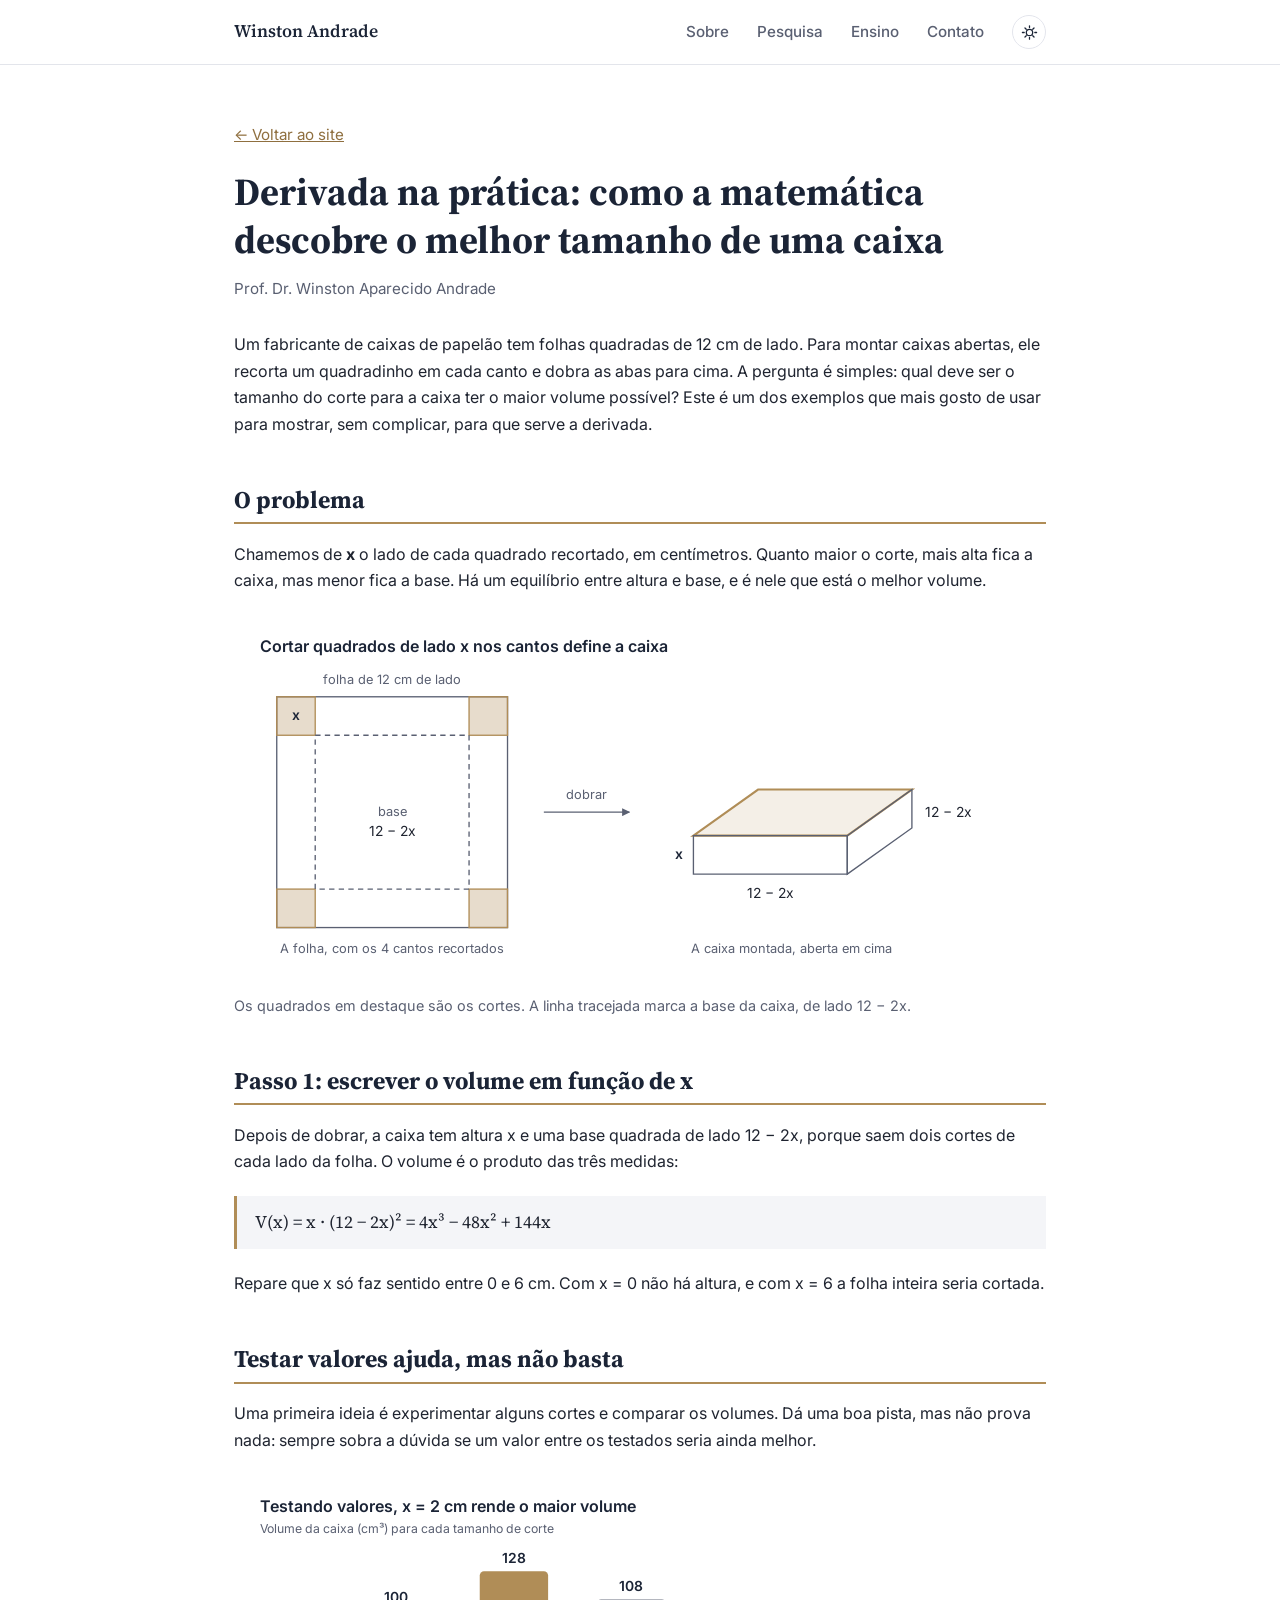
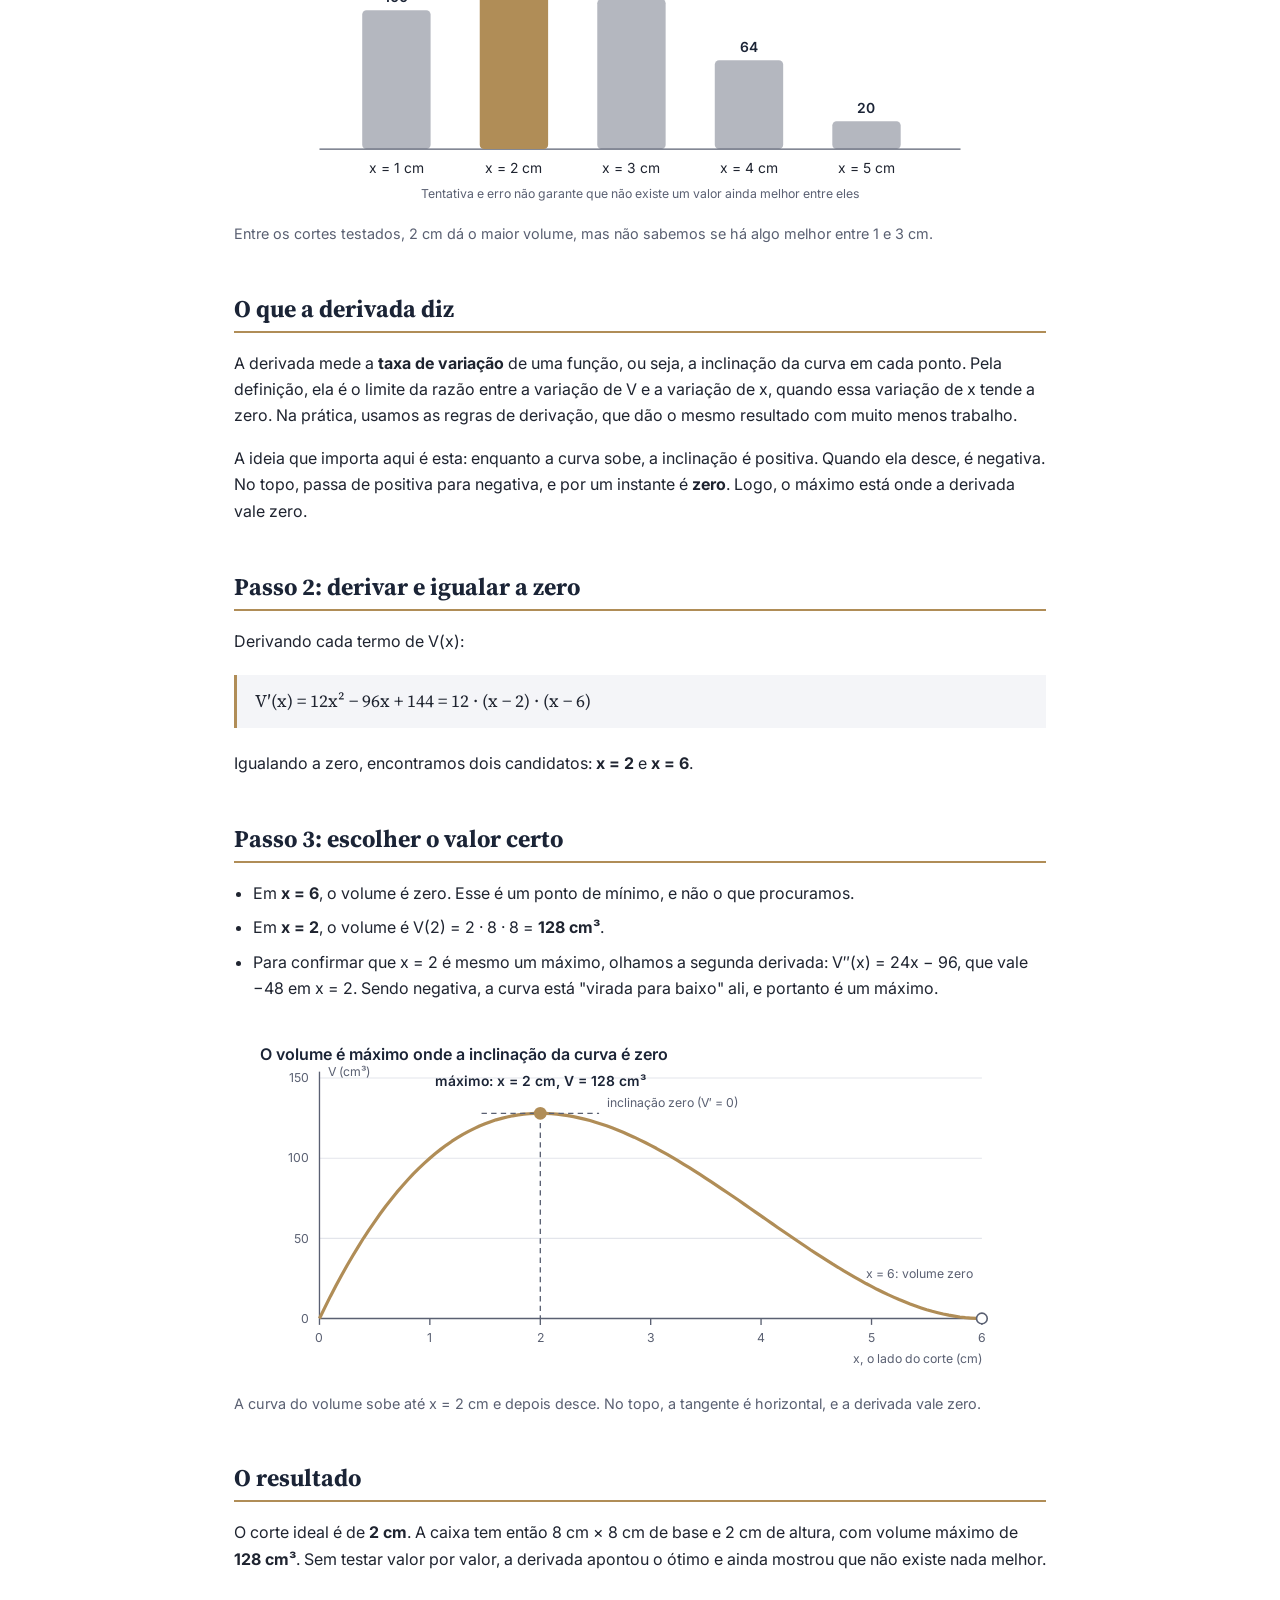
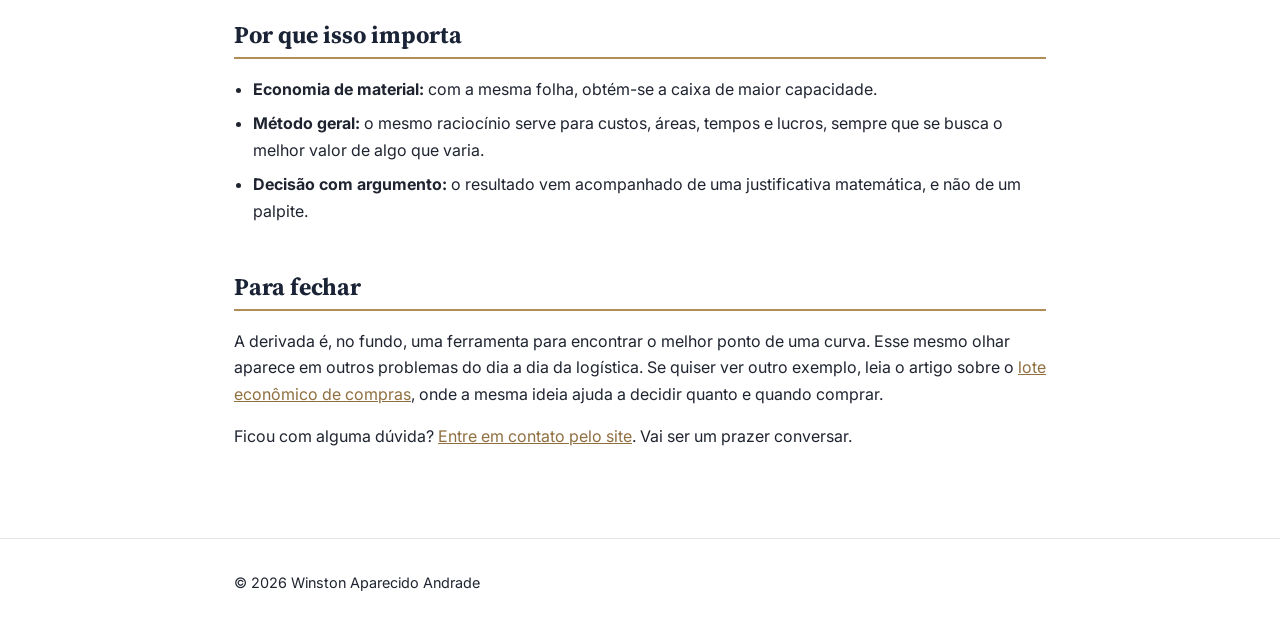
<file: artigo-derivada-embalagem.html>
<!DOCTYPE html>
<html lang="pt-BR">
<head>
<meta charset="UTF-8">
<meta name="viewport" content="width=device-width, initial-scale=1.0">
<title>Derivada na prática: como a matemática descobre o melhor tamanho de uma caixa | Winston Aparecido Andrade</title>
<meta name="description" content="Como a derivada encontra o maior volume de uma caixa de papelão feita a partir de uma folha quadrada, com figuras e contas passo a passo.">
<link rel="preconnect" href="https://fonts.googleapis.com">
<link rel="preconnect" href="https://fonts.gstatic.com" crossorigin>
<link href="https://fonts.googleapis.com/css2?family=Source+Serif+4:wght@500;600;700&family=Inter:wght@400;500;600&display=swap" rel="stylesheet">
<link rel="stylesheet" href="estilo.css">
<style>
.artigo { padding: 56px 0 72px; }
.artigo h1 { font-size: clamp(1.8rem, 4vw, 2.4rem); margin-bottom: 0.3em; }
.artigo h2 { display: block; font-size: 1.5rem; margin-top: 2em; margin-bottom: 0.7em; padding-bottom: 0.3em; }
.artigo .autor { color: var(--muted); font-size: 0.95rem; margin-bottom: 2em; }
.artigo ul { padding-left: 1.2em; margin: 0 0 1.2em; }
.artigo li { margin-bottom: 0.5em; }
.formula { background: var(--paper-alt); border-left: 3px solid var(--accent); padding: 12px 18px; margin: 1.2em 0; font-family: var(--serif); font-size: 1.1rem; overflow-x: auto; }
.voltar { display: inline-block; margin-bottom: 1.4em; font-size: 0.95rem; }
.figura { margin: 1.8em 0 1.4em; }
.figura svg { display: block; width: 100%; height: auto; font-family: var(--sans); }
.figura figcaption { color: var(--muted); font-size: 0.9rem; margin-top: 0.6em; }
.figura .t { fill: var(--ink); }
.figura .q { fill: var(--muted); }
.figura .tt { fill: var(--heading); font-weight: 600; }
.figura .caixa { fill: none; stroke: var(--muted); stroke-width: 1.25; }
.figura .destaque { fill: var(--accent); fill-opacity: 0.14; stroke: var(--accent); stroke-width: 2; }
.figura .corte { fill: var(--accent); fill-opacity: 0.3; stroke: var(--accent); stroke-width: 1.25; }
.figura .lig { fill: none; stroke: var(--muted); stroke-width: 1.25; }
.figura .eixo { stroke: var(--muted); stroke-width: 1.25; fill: none; }
.figura .grade { stroke: var(--line); stroke-width: 1; }
.figura .tracejado { stroke-dasharray: 5 4; }
.figura .barra { fill: var(--muted); fill-opacity: 0.45; }
.figura .barra-top { fill: var(--accent); }
.figura .ponto { fill: var(--accent); }
.figura .vazio { fill: var(--paper); stroke: var(--muted); stroke-width: 1.5; }
.figura .curva { fill: none; stroke: var(--accent); stroke-width: 3; stroke-linejoin: round; }
.figura .curva-m { fill: none; stroke: var(--muted); stroke-width: 2; stroke-linejoin: round; }
.figura .serra { fill: none; stroke: var(--accent); stroke-width: 2.5; stroke-linejoin: round; }
</style>
</head>
<body>

<header class="site-header">
<div class="wrap header-inner">
<a href="index.html" class="brand">Winston Andrade</a>
<button class="nav-toggle" id="navToggle" aria-label="Abrir menu" aria-expanded="false">
<span></span><span></span><span></span>
</button>
<nav class="site-nav" id="siteNav">
<a href="index.html#sobre">Sobre</a>
<a href="index.html#pesquisa">Pesquisa</a>
<a href="index.html#ensino">Ensino</a>
<a href="index.html#contato">Contato</a>
<button class="theme-toggle" id="themeToggle" aria-label="Alternar tema claro/escuro" title="Alternar tema">
<svg class="icon-sun" viewBox="0 0 24 24" fill="none" stroke="currentColor" stroke-width="1.8" stroke-linecap="round"><circle cx="12" cy="12" r="4.5"/><path d="M12 2.5v2.5M12 19v2.5M4.5 12H2M22 12h-2.5M5.6 5.6l1.8 1.8M16.6 16.6l1.8 1.8M18.4 5.6l-1.8 1.8M7.4 16.6l-1.8 1.8"/></svg>
<svg class="icon-moon" viewBox="0 0 24 24" fill="none" stroke="currentColor" stroke-width="1.8" stroke-linecap="round" stroke-linejoin="round"><path d="M20 14.5A8.5 8.5 0 1 1 9.5 4a6.8 6.8 0 0 0 10.5 10.5Z"/></svg>
</button>
</nav>
</div>
</header>

<main>
<article class="artigo">
<div class="wrap">

<a class="voltar" href="index.html#pesquisa">&larr; Voltar ao site</a>

<h1>Derivada na prática: como a matemática descobre o melhor tamanho de uma caixa</h1>
<p class="autor">Prof. Dr. Winston Aparecido Andrade</p>

<p>Um fabricante de caixas de papelão tem folhas quadradas de 12 cm de lado. Para montar caixas abertas, ele recorta um quadradinho em cada canto e dobra as abas para cima. A pergunta é simples: qual deve ser o tamanho do corte para a caixa ter o maior volume possível? Este é um dos exemplos que mais gosto de usar para mostrar, sem complicar, para que serve a derivada.</p>

<h2>O problema</h2>
<p>Chamemos de <strong>x</strong> o lado de cada quadrado recortado, em centímetros. Quanto maior o corte, mais alta fica a caixa, mas menor fica a base. Há um equilíbrio entre altura e base, e é nele que está o melhor volume.</p>

<figure class="figura">
<svg viewBox="0 0 760 340" role="img" aria-labelledby="a1f1t" font-size="13"><title id="a1f1t">Uma folha quadrada de 12 cm, com quadrados de lado x recortados nos cantos, vira uma caixa aberta de dimensões x, 12 menos 2x e 12 menos 2x</title><defs><marker id="a1seta" viewBox="0 0 10 10" refX="9" refY="5" markerWidth="6" markerHeight="6" orient="auto-start-reverse"><path d="M0 0L10 5L0 10z" fill="var(--muted)"/></marker></defs><text class="tt" x="24" y="28" text-anchor="start" font-size="15">Cortar quadrados de lado x nos cantos define a caixa</text><rect class="caixa" x="40" y="70" width="216" height="216"/><rect class="corte" x="40" y="70" width="36" height="36"/><rect class="corte" x="220" y="70" width="36" height="36"/><rect class="corte" x="40" y="250" width="36" height="36"/><rect class="corte" x="220" y="250" width="36" height="36"/><rect class="caixa tracejado" x="76" y="106" width="144" height="144" stroke-dasharray="5 4"/><text class="tt" x="58" y="92" text-anchor="middle" font-size="13">x</text><text class="q" x="148" y="182" text-anchor="middle" font-size="12">base</text><text class="t" x="148" y="200" text-anchor="middle" font-size="13">12 − 2x</text><text class="q" x="148" y="58" text-anchor="middle" font-size="12">folha de 12 cm de lado</text><text class="q" x="148" y="310" text-anchor="middle" font-size="12">A folha, com os 4 cantos recortados</text><path class="lig" d="M290 178H370" marker-end="url(#a1seta)"/><text class="q" x="330" y="166" text-anchor="middle" font-size="12">dobrar</text><polygon class="destaque" points="430,200 574,200 634.5,156.8 490.5,156.8"/><polygon class="caixa" points="574,200 634.5,156.8 634.5,192.8 574,236"/><polygon class="caixa" points="430,200 574,200 574,236 430,236"/><text class="t" x="502" y="258" text-anchor="middle" font-size="13">12 − 2x</text><text class="t" x="646.5" y="182.4" text-anchor="start" font-size="13">12 − 2x</text><text class="tt" x="420" y="222" text-anchor="end" font-size="13">x</text><text class="q" x="522" y="310" text-anchor="middle" font-size="12">A caixa montada, aberta em cima</text></svg>
<figcaption>Os quadrados em destaque são os cortes. A linha tracejada marca a base da caixa, de lado 12 − 2x.</figcaption>
</figure>


<h2>Passo 1: escrever o volume em função de x</h2>
<p>Depois de dobrar, a caixa tem altura x e uma base quadrada de lado 12 − 2x, porque saem dois cortes de cada lado da folha. O volume é o produto das três medidas:</p>
<div class="formula">V(x) = x · (12 − 2x)² = 4x³ − 48x² + 144x</div>
<p>Repare que x só faz sentido entre 0 e 6 cm. Com x = 0 não há altura, e com x = 6 a folha inteira seria cortada.</p>

<h2>Testar valores ajuda, mas não basta</h2>
<p>Uma primeira ideia é experimentar alguns cortes e comparar os volumes. Dá uma boa pista, mas não prova nada: sempre sobra a dúvida se um valor entre os testados seria ainda melhor.</p>

<figure class="figura">
<svg viewBox="0 0 760 310" role="img" aria-labelledby="a1f2t" font-size="13"><title id="a1f2t">Volumes da caixa para x igual a 1, 2, 3, 4 e 5 centímetros: 100, 128, 108, 64 e 20</title><text class="tt" x="24" y="28" text-anchor="start" font-size="15">Testando valores, x = 2 cm rende o maior volume</text><text class="q" x="24" y="48" text-anchor="start" font-size="11.5">Volume da caixa (cm³) para cada tamanho de corte</text><line class="eixo" x1="80" y1="250" x2="680" y2="250" /><rect class="barra" x="120" y="120" width="64" height="130" rx="4"/><text class="tt" x="152" y="112" text-anchor="middle" font-size="13">100</text><text class="t" x="152" y="272" text-anchor="middle" font-size="13">x = 1 cm</text><rect class="barra-top" x="230" y="83.6" width="64" height="166.4" rx="4"/><text class="tt" x="262" y="75.6" text-anchor="middle" font-size="13">128</text><text class="t" x="262" y="272" text-anchor="middle" font-size="13">x = 2 cm</text><rect class="barra" x="340" y="109.6" width="64" height="140.4" rx="4"/><text class="tt" x="372" y="101.6" text-anchor="middle" font-size="13">108</text><text class="t" x="372" y="272" text-anchor="middle" font-size="13">x = 3 cm</text><rect class="barra" x="450" y="166.8" width="64" height="83.2" rx="4"/><text class="tt" x="482" y="158.8" text-anchor="middle" font-size="13">64</text><text class="t" x="482" y="272" text-anchor="middle" font-size="13">x = 4 cm</text><rect class="barra" x="560" y="224" width="64" height="26" rx="4"/><text class="tt" x="592" y="216" text-anchor="middle" font-size="13">20</text><text class="t" x="592" y="272" text-anchor="middle" font-size="13">x = 5 cm</text><text class="q" x="380" y="296" text-anchor="middle" font-size="11.5">Tentativa e erro não garante que não existe um valor ainda melhor entre eles</text></svg>
<figcaption>Entre os cortes testados, 2 cm dá o maior volume, mas não sabemos se há algo melhor entre 1 e 3 cm.</figcaption>
</figure>


<h2>O que a derivada diz</h2>
<p>A derivada mede a <strong>taxa de variação</strong> de uma função, ou seja, a inclinação da curva em cada ponto. Pela definição, ela é o limite da razão entre a variação de V e a variação de x, quando essa variação de x tende a zero. Na prática, usamos as regras de derivação, que dão o mesmo resultado com muito menos trabalho.</p>
<p>A ideia que importa aqui é esta: enquanto a curva sobe, a inclinação é positiva. Quando ela desce, é negativa. No topo, passa de positiva para negativa, e por um instante é <strong>zero</strong>. Logo, o máximo está onde a derivada vale zero.</p>

<h2>Passo 2: derivar e igualar a zero</h2>
<p>Derivando cada termo de V(x):</p>
<div class="formula">V′(x) = 12x² − 96x + 144 = 12 · (x − 2) · (x − 6)</div>
<p>Igualando a zero, encontramos dois candidatos: <strong>x = 2</strong> e <strong>x = 6</strong>.</p>

<h2>Passo 3: escolher o valor certo</h2>
<ul>
<li>Em <strong>x = 6</strong>, o volume é zero. Esse é um ponto de mínimo, e não o que procuramos.</li>
<li>Em <strong>x = 2</strong>, o volume é V(2) = 2 · 8 · 8 = <strong>128 cm³</strong>.</li>
<li>Para confirmar que x = 2 é mesmo um máximo, olhamos a segunda derivada: V″(x) = 24x − 96, que vale −48 em x = 2. Sendo negativa, a curva está "virada para baixo" ali, e portanto é um máximo.</li>
</ul>

<figure class="figura">
<svg viewBox="0 0 760 330" role="img" aria-labelledby="a1f3t" font-size="13"><title id="a1f3t">Gráfico do volume V de x: curva que sobe até o máximo de 128 cm³ em x igual a 2 e cai a zero em x igual a 6</title><text class="tt" x="24" y="28" text-anchor="start" font-size="15">O volume é máximo onde a inclinação da curva é zero</text><line class="grade" x1="80" y1="195" x2="700" y2="195" /><text class="q" x="70" y="199" text-anchor="end" font-size="11.5">50</text><line class="grade" x1="80" y1="120" x2="700" y2="120" /><text class="q" x="70" y="124" text-anchor="end" font-size="11.5">100</text><line class="grade" x1="80" y1="45" x2="700" y2="45" /><text class="q" x="70" y="49" text-anchor="end" font-size="11.5">150</text><text class="q" x="70" y="274" text-anchor="end" font-size="11.5">0</text><line class="eixo" x1="80" y1="270" x2="700" y2="270" /><line class="eixo" x1="80" y1="270" x2="80" y2="39" /><line class="eixo" x1="80" y1="270" x2="80" y2="276" /><text class="q" x="80" y="292" text-anchor="middle" font-size="11.5">0</text><line class="eixo" x1="183.3" y1="270" x2="183.3" y2="276" /><text class="q" x="183.3" y="292" text-anchor="middle" font-size="11.5">1</text><line class="eixo" x1="286.7" y1="270" x2="286.7" y2="276" /><text class="q" x="286.7" y="292" text-anchor="middle" font-size="11.5">2</text><line class="eixo" x1="390" y1="270" x2="390" y2="276" /><text class="q" x="390" y="292" text-anchor="middle" font-size="11.5">3</text><line class="eixo" x1="493.3" y1="270" x2="493.3" y2="276" /><text class="q" x="493.3" y="292" text-anchor="middle" font-size="11.5">4</text><line class="eixo" x1="596.7" y1="270" x2="596.7" y2="276" /><text class="q" x="596.7" y="292" text-anchor="middle" font-size="11.5">5</text><line class="eixo" x1="700" y1="270" x2="700" y2="276" /><text class="q" x="700" y="292" text-anchor="middle" font-size="11.5">6</text><polyline class="curva" points="80,270 85.2,259.4 90.3,249.1 95.5,239.2 100.7,229.6 105.8,220.4 111,211.5 116.2,203 121.3,194.7 126.5,186.8 131.7,179.3 136.8,172 142,165 147.2,158.4 152.3,152 157.5,146 162.7,140.2 167.8,134.7 173,129.5 178.2,124.6 183.3,120 188.5,115.6 193.7,111.5 198.8,107.7 204,104.1 209.2,100.8 214.3,97.7 219.5,94.9 224.7,92.3 229.8,89.9 235,87.8 240.2,85.8 245.3,84.1 250.5,82.7 255.7,81.4 260.8,80.3 266,79.5 271.2,78.8 276.3,78.4 281.5,78.1 286.7,78 291.8,78.1 297,78.4 302.2,78.8 307.3,79.4 312.5,80.2 317.7,81.1 322.8,82.2 328,83.4 333.2,84.7 338.3,86.3 343.5,87.9 348.7,89.7 353.8,91.6 359,93.6 364.2,95.7 369.3,98 374.5,100.3 379.7,102.8 384.8,105.3 390,108 395.2,110.7 400.3,113.6 405.5,116.5 410.7,119.5 415.8,122.5 421,125.7 426.2,128.8 431.3,132.1 436.5,135.4 441.7,138.8 446.8,142.1 452,145.6 457.2,149.1 462.3,152.6 467.5,156.1 472.7,159.6 477.8,163.2 483,166.8 488.2,170.4 493.3,174 498.5,177.6 503.7,181.2 508.8,184.8 514,188.4 519.2,191.9 524.3,195.4 529.5,198.9 534.7,202.4 539.8,205.9 545,209.3 550.2,212.6 555.3,215.9 560.5,219.2 565.7,222.3 570.8,225.5 576,228.5 581.2,231.5 586.3,234.4 591.5,237.3 596.7,240 601.8,242.7 607,245.2 612.2,247.7 617.3,250 622.5,252.3 627.7,254.4 632.8,256.4 638,258.3 643.2,260.1 648.3,261.8 653.5,263.3 658.7,264.6 663.8,265.8 669,266.9 674.2,267.8 679.3,268.6 684.5,269.2 689.7,269.6 694.8,269.9 700,270"/><line class="eixo tracejado" x1="231.7" y1="78" x2="341.7" y2="78" stroke-dasharray="5 4"/><line class="eixo tracejado" x1="286.7" y1="78" x2="286.7" y2="270" stroke-dasharray="5 4"/><circle class="ponto" cx="286.7" cy="78" r="6"/><text class="tt" x="286.7" y="52" text-anchor="middle" font-size="13">máximo: x = 2 cm, V = 128 cm³</text><text class="q" x="348.7" y="72" text-anchor="start" font-size="11.5">inclinação zero (V′ = 0)</text><circle class="vazio" cx="700" cy="270" r="5"/><text class="q" x="692" y="232" text-anchor="end" font-size="11.5">x = 6: volume zero</text><text class="q" x="700" y="312" text-anchor="end" font-size="11.5">x, o lado do corte (cm)</text><text class="q" x="88" y="43" text-anchor="start" font-size="11.5">V (cm³)</text></svg>
<figcaption>A curva do volume sobe até x = 2 cm e depois desce. No topo, a tangente é horizontal, e a derivada vale zero.</figcaption>
</figure>


<h2>O resultado</h2>
<p>O corte ideal é de <strong>2 cm</strong>. A caixa tem então 8 cm × 8 cm de base e 2 cm de altura, com volume máximo de <strong>128 cm³</strong>. Sem testar valor por valor, a derivada apontou o ótimo e ainda mostrou que não existe nada melhor.</p>

<h2>Por que isso importa</h2>
<ul>
<li><strong>Economia de material:</strong> com a mesma folha, obtém-se a caixa de maior capacidade.</li>
<li><strong>Método geral:</strong> o mesmo raciocínio serve para custos, áreas, tempos e lucros, sempre que se busca o melhor valor de algo que varia.</li>
<li><strong>Decisão com argumento:</strong> o resultado vem acompanhado de uma justificativa matemática, e não de um palpite.</li>
</ul>

<h2>Para fechar</h2>
<p>A derivada é, no fundo, uma ferramenta para encontrar o melhor ponto de uma curva. Esse mesmo olhar aparece em outros problemas do dia a dia da logística. Se quiser ver outro exemplo, leia o artigo sobre o <a href="artigo-lote-economico.html">lote econômico de compras</a>, onde a mesma ideia ajuda a decidir quanto e quando comprar.</p>
<p>Ficou com alguma dúvida? <a href="index.html#contato">Entre em contato pelo site</a>. Vai ser um prazer conversar.</p>

</div>
</article>
</main>

<footer class="site-footer">
<div class="wrap">
<p>&copy; <span id="year"></span> Winston Aparecido Andrade</p>
</div>
</footer>

<script>
document.getElementById("year").textContent = new Date().getFullYear();
var navToggle = document.getElementById("navToggle");
var siteNav = document.getElementById("siteNav");
navToggle.addEventListener("click", function () {
  var isOpen = siteNav.classList.toggle("open");
  navToggle.setAttribute("aria-expanded", isOpen ? "true" : "false");
});
var root = document.documentElement;
(function () {
  try {
    var saved = localStorage.getItem("theme");
    if (saved === "dark" || saved === "light") { root.setAttribute("data-theme", saved); return; }
  } catch (e) {}
  var prefersDark = window.matchMedia && window.matchMedia("(prefers-color-scheme: dark)").matches;
  root.setAttribute("data-theme", prefersDark ? "dark" : "light");
})();
document.getElementById("themeToggle").addEventListener("click", function () {
  var next = root.getAttribute("data-theme") === "dark" ? "light" : "dark";
  root.setAttribute("data-theme", next);
  try { localStorage.setItem("theme", next); } catch (e) {}
});
</script>
</body>
</html>
</file>
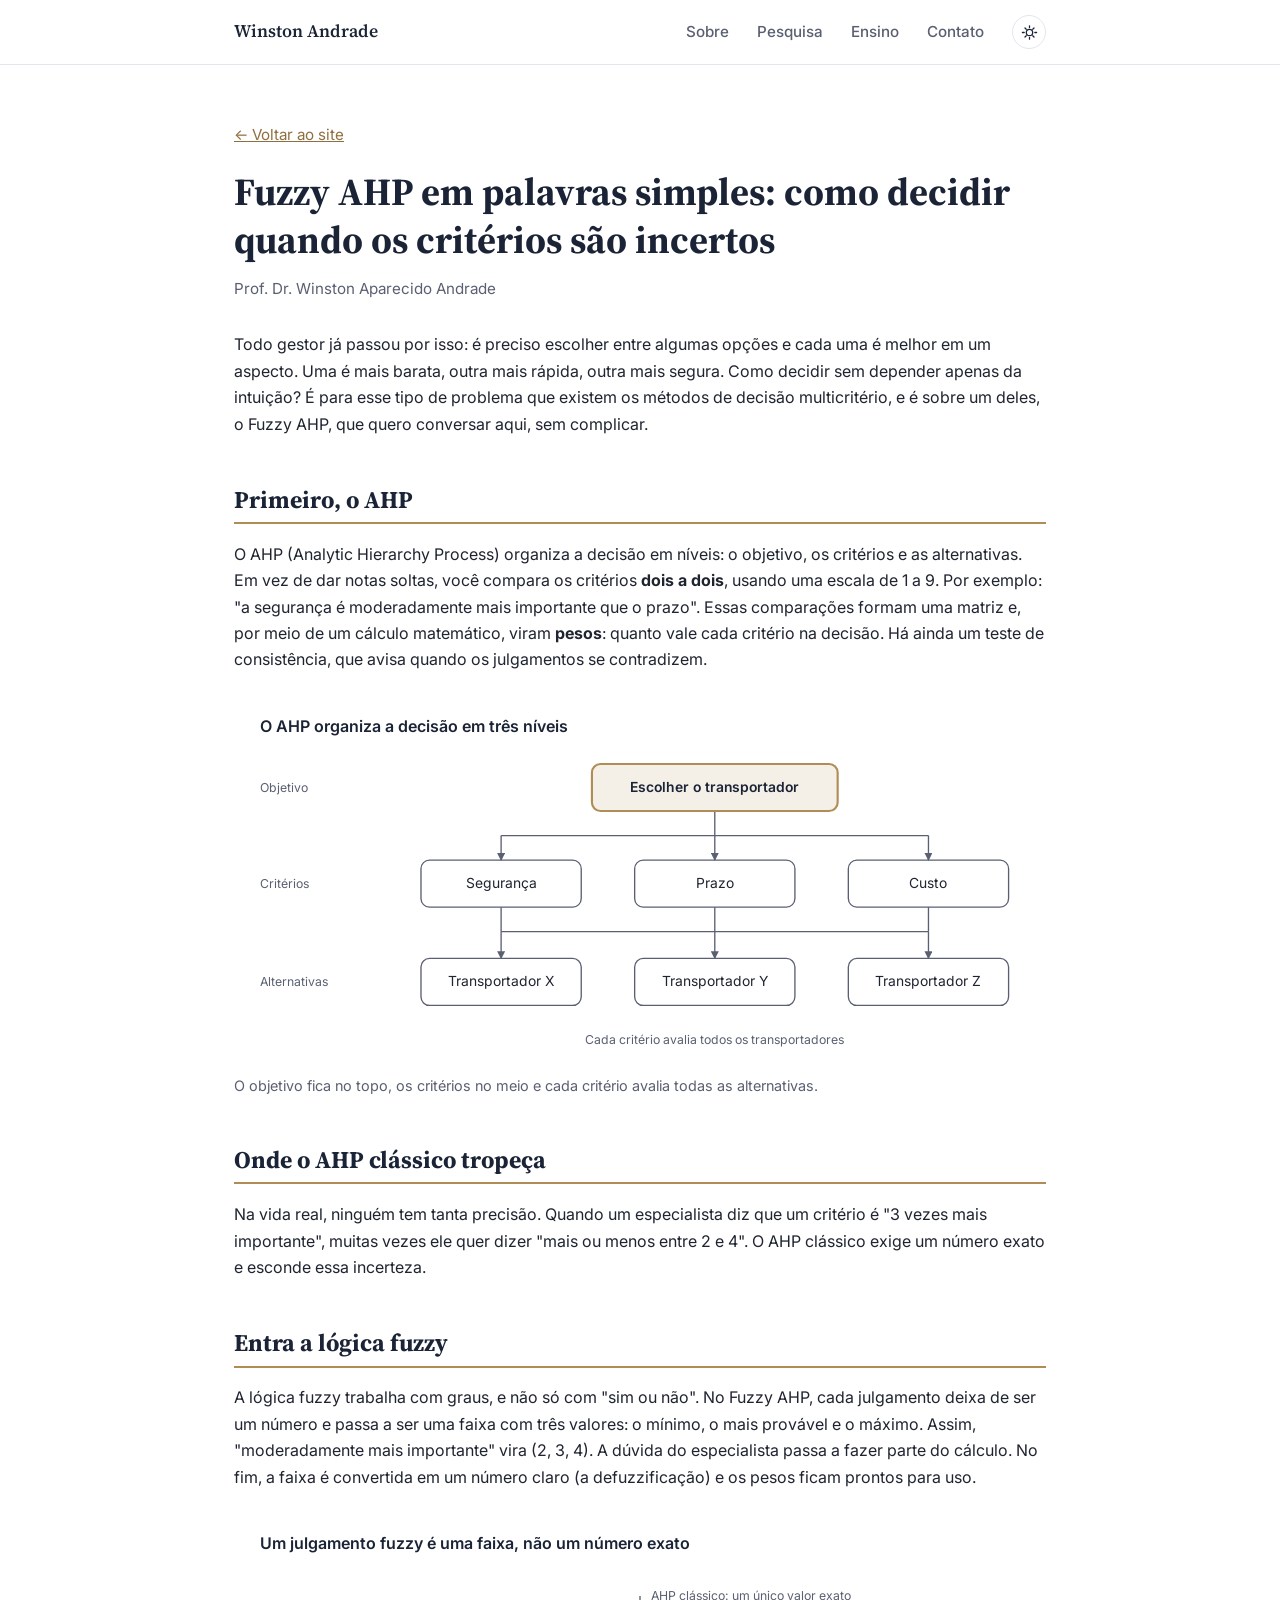
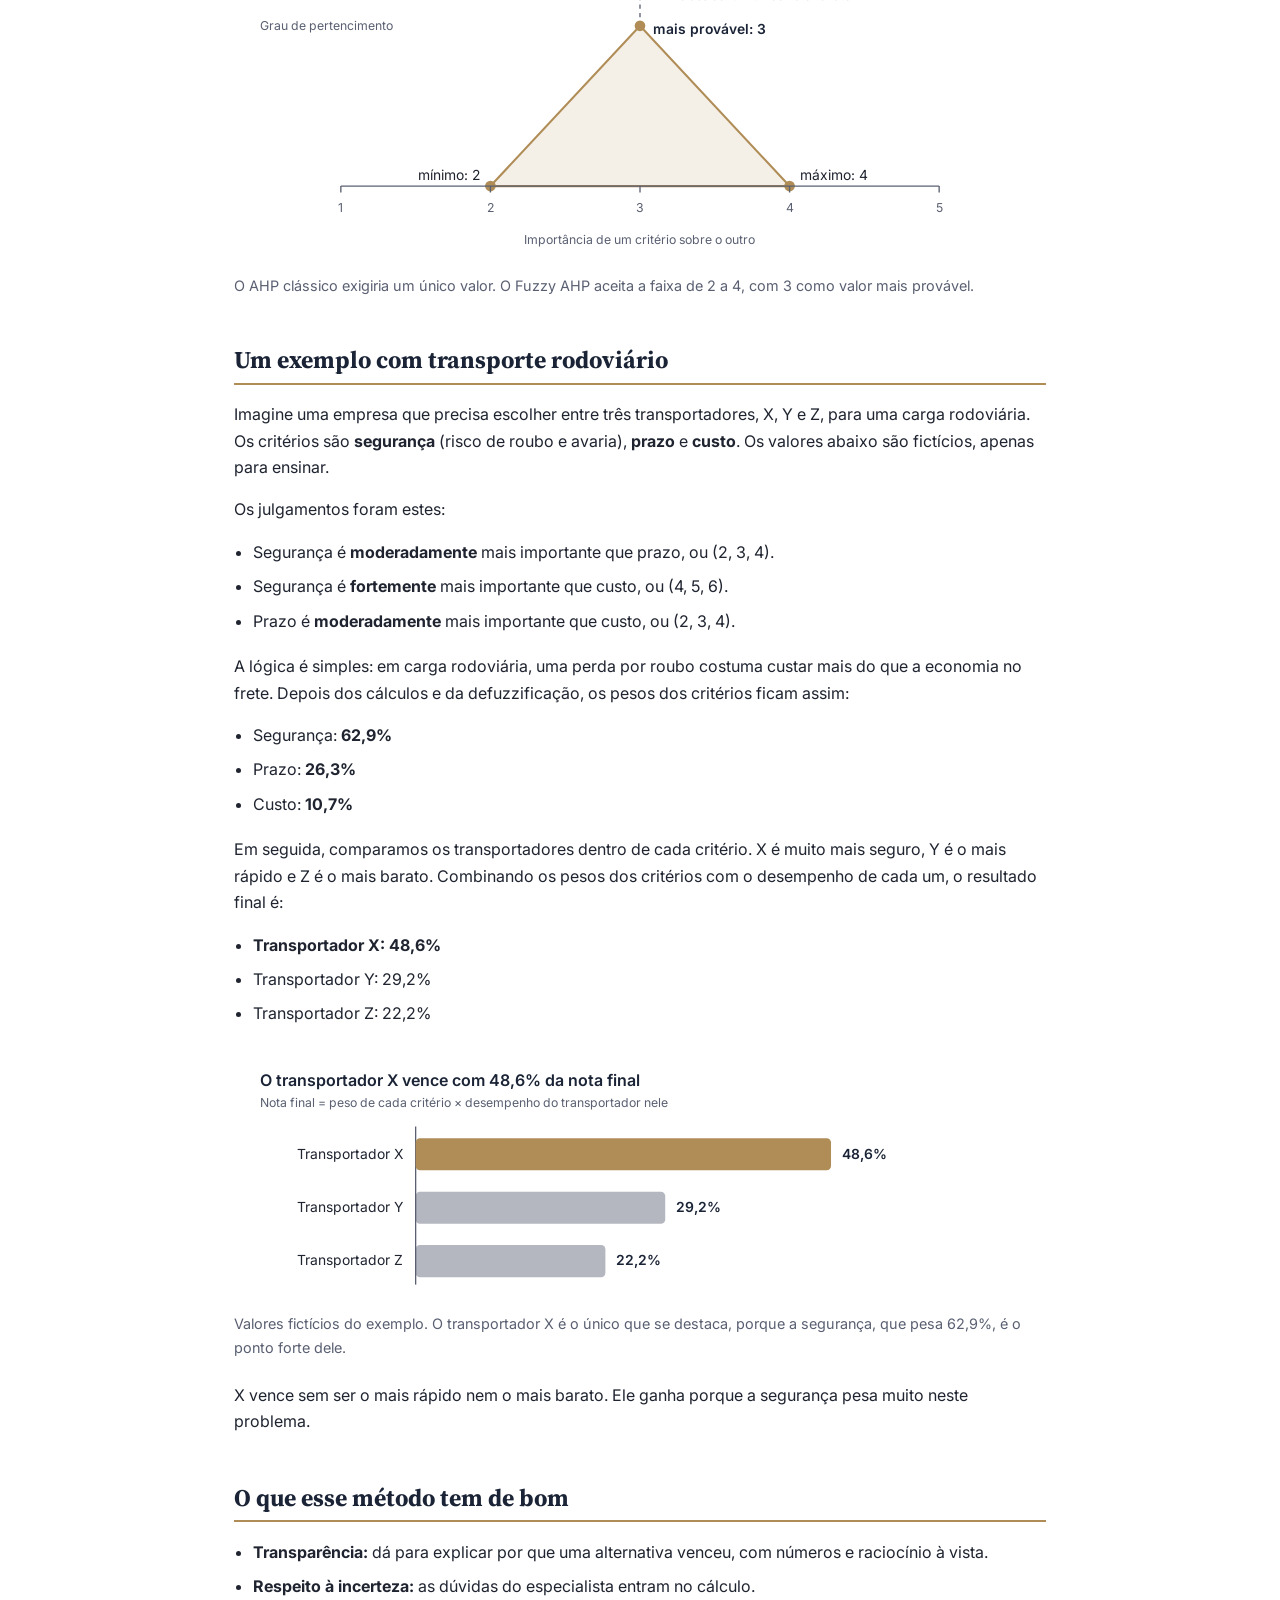
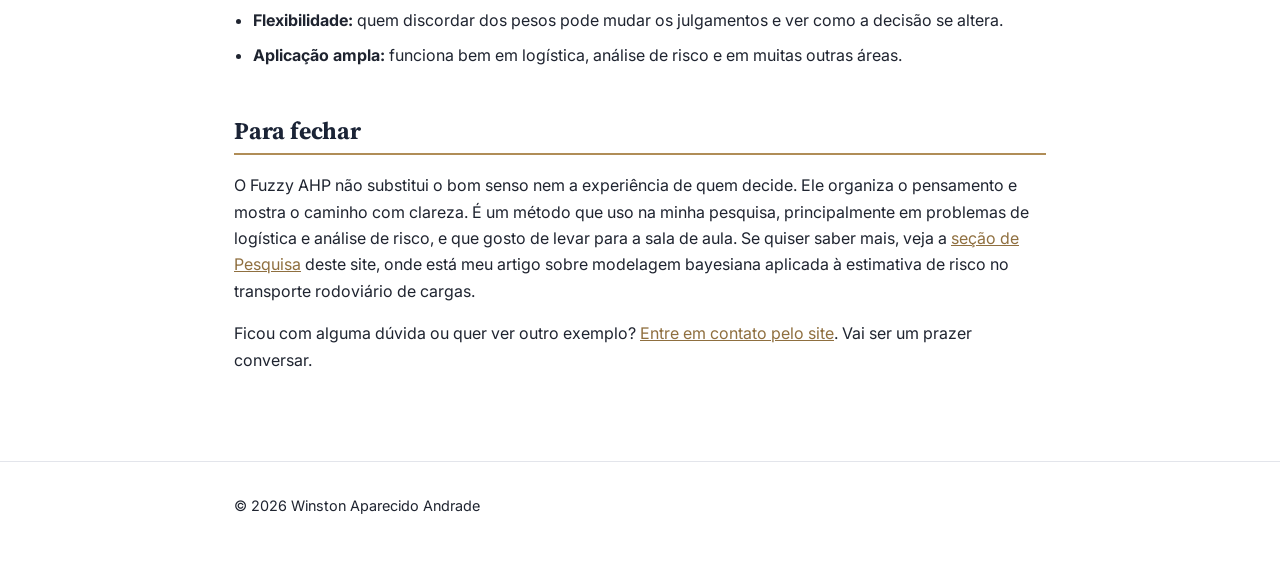
<file: artigo-fuzzy-ahp.html>
<!DOCTYPE html>
<html lang="pt-BR">
<head>
<meta charset="UTF-8">
<meta name="viewport" content="width=device-width, initial-scale=1.0">
<title>Fuzzy AHP em palavras simples | Winston Aparecido Andrade</title>
<meta name="description" content="Uma explicação simples do Fuzzy AHP, método de decisão multicritério, com um exemplo de escolha de transportador rodoviário.">
<link rel="preconnect" href="https://fonts.googleapis.com">
<link rel="preconnect" href="https://fonts.gstatic.com" crossorigin>
<link href="https://fonts.googleapis.com/css2?family=Source+Serif+4:wght@500;600;700&family=Inter:wght@400;500;600&display=swap" rel="stylesheet">
<link rel="stylesheet" href="estilo.css">
<style>
.artigo { padding: 56px 0 72px; }
.artigo h1 { font-size: clamp(1.8rem, 4vw, 2.4rem); margin-bottom: 0.3em; }
.artigo h2 { display: block; font-size: 1.5rem; margin-top: 2em; margin-bottom: 0.7em; padding-bottom: 0.3em; }
.artigo .autor { color: var(--muted); font-size: 0.95rem; margin-bottom: 2em; }
.artigo ul { padding-left: 1.2em; margin: 0 0 1.2em; }
.artigo li { margin-bottom: 0.5em; }
.voltar { display: inline-block; margin-bottom: 1.4em; font-size: 0.95rem; }
.figura { margin: 1.8em 0 1.4em; }
.figura svg { display: block; width: 100%; height: auto; font-family: var(--sans); }
.figura figcaption { color: var(--muted); font-size: 0.9rem; margin-top: 0.6em; }
.figura .t { fill: var(--ink); }
.figura .q { fill: var(--muted); }
.figura .tt { fill: var(--heading); font-weight: 600; }
.figura .caixa { fill: none; stroke: var(--muted); stroke-width: 1.25; }
.figura .destaque { fill: var(--accent); fill-opacity: 0.14; stroke: var(--accent); stroke-width: 2; }
.figura .lig { fill: none; stroke: var(--muted); stroke-width: 1.25; }
.figura .eixo { stroke: var(--muted); stroke-width: 1.25; }
.figura .barra { fill: var(--muted); fill-opacity: 0.45; }
.figura .barra-top { fill: var(--accent); }
.figura .ponto { fill: var(--accent); }
</style>
</head>
<body>

<header class="site-header">
<div class="wrap header-inner">
<a href="index.html" class="brand">Winston Andrade</a>
<button class="nav-toggle" id="navToggle" aria-label="Abrir menu" aria-expanded="false">
<span></span><span></span><span></span>
</button>
<nav class="site-nav" id="siteNav">
<a href="index.html#sobre">Sobre</a>
<a href="index.html#pesquisa">Pesquisa</a>
<a href="index.html#ensino">Ensino</a>
<a href="index.html#contato">Contato</a>
<button class="theme-toggle" id="themeToggle" aria-label="Alternar tema claro/escuro" title="Alternar tema">
<svg class="icon-sun" viewBox="0 0 24 24" fill="none" stroke="currentColor" stroke-width="1.8" stroke-linecap="round"><circle cx="12" cy="12" r="4.5"/><path d="M12 2.5v2.5M12 19v2.5M4.5 12H2M22 12h-2.5M5.6 5.6l1.8 1.8M16.6 16.6l1.8 1.8M18.4 5.6l-1.8 1.8M7.4 16.6l-1.8 1.8"/></svg>
<svg class="icon-moon" viewBox="0 0 24 24" fill="none" stroke="currentColor" stroke-width="1.8" stroke-linecap="round" stroke-linejoin="round"><path d="M20 14.5A8.5 8.5 0 1 1 9.5 4a6.8 6.8 0 0 0 10.5 10.5Z"/></svg>
</button>
</nav>
</div>
</header>

<main>
<article class="artigo">
<div class="wrap">

<a class="voltar" href="index.html#pesquisa">&larr; Voltar ao site</a>

<h1>Fuzzy AHP em palavras simples: como decidir quando os critérios são incertos</h1>
<p class="autor">Prof. Dr. Winston Aparecido Andrade</p>

<p>Todo gestor já passou por isso: é preciso escolher entre algumas opções e cada uma é melhor em um aspecto. Uma é mais barata, outra mais rápida, outra mais segura. Como decidir sem depender apenas da intuição? É para esse tipo de problema que existem os métodos de decisão multicritério, e é sobre um deles, o Fuzzy AHP, que quero conversar aqui, sem complicar.</p>

<h2>Primeiro, o AHP</h2>
<p>O AHP (Analytic Hierarchy Process) organiza a decisão em níveis: o objetivo, os critérios e as alternativas. Em vez de dar notas soltas, você compara os critérios <strong>dois a dois</strong>, usando uma escala de 1 a 9. Por exemplo: "a segurança é moderadamente mais importante que o prazo". Essas comparações formam uma matriz e, por meio de um cálculo matemático, viram <strong>pesos</strong>: quanto vale cada critério na decisão. Há ainda um teste de consistência, que avisa quando os julgamentos se contradizem.</p>

<figure class="figura">
<svg viewBox="0 0 760 340" role="img" aria-labelledby="f1t" font-size="13">
<title id="f1t">O AHP organiza a decisão em três níveis: objetivo, critérios e alternativas</title>
<defs><marker id="seta" viewBox="0 0 10 10" refX="9" refY="5" markerWidth="6" markerHeight="6" orient="auto-start-reverse"><path d="M0 0L10 5L0 10z" fill="var(--muted)"/></marker></defs>
<text class="tt" x="24" y="28" font-size="15">O AHP organiza a decisão em três níveis</text>
<text class="q" x="24" y="84" font-size="11.5">Objetivo</text>
<text class="q" x="24" y="174" font-size="11.5">Critérios</text>
<text class="q" x="24" y="266" font-size="11.5">Alternativas</text>
<g class="lig">
<path d="M450 102V125"/><path d="M250 125H650"/>
<path d="M250 125V148" marker-end="url(#seta)"/><path d="M450 125V148" marker-end="url(#seta)"/><path d="M650 125V148" marker-end="url(#seta)"/>
<path d="M250 192V215"/><path d="M450 192V215"/><path d="M650 192V215"/><path d="M250 215H650"/>
<path d="M250 215V240" marker-end="url(#seta)"/><path d="M450 215V240" marker-end="url(#seta)"/><path d="M650 215V240" marker-end="url(#seta)"/>
</g>
<rect class="destaque" x="335" y="58" width="230" height="44" rx="8"/>
<text class="tt" x="450" y="84" text-anchor="middle">Escolher o transportador</text>
<rect class="caixa" x="175" y="148" width="150" height="44" rx="8"/><text class="t" x="250" y="174" text-anchor="middle">Segurança</text>
<rect class="caixa" x="375" y="148" width="150" height="44" rx="8"/><text class="t" x="450" y="174" text-anchor="middle">Prazo</text>
<rect class="caixa" x="575" y="148" width="150" height="44" rx="8"/><text class="t" x="650" y="174" text-anchor="middle">Custo</text>
<rect class="caixa" x="175" y="240" width="150" height="44" rx="8"/><text class="t" x="250" y="266" text-anchor="middle">Transportador X</text>
<rect class="caixa" x="375" y="240" width="150" height="44" rx="8"/><text class="t" x="450" y="266" text-anchor="middle">Transportador Y</text>
<rect class="caixa" x="575" y="240" width="150" height="44" rx="8"/><text class="t" x="650" y="266" text-anchor="middle">Transportador Z</text>
<text class="q" x="450" y="320" text-anchor="middle" font-size="11.5">Cada critério avalia todos os transportadores</text>
</svg>
<figcaption>O objetivo fica no topo, os critérios no meio e cada critério avalia todas as alternativas.</figcaption>
</figure>

<h2>Onde o AHP clássico tropeça</h2>
<p>Na vida real, ninguém tem tanta precisão. Quando um especialista diz que um critério é "3 vezes mais importante", muitas vezes ele quer dizer "mais ou menos entre 2 e 4". O AHP clássico exige um número exato e esconde essa incerteza.</p>

<h2>Entra a lógica fuzzy</h2>
<p>A lógica fuzzy trabalha com graus, e não só com "sim ou não". No Fuzzy AHP, cada julgamento deixa de ser um número e passa a ser uma faixa com três valores: o mínimo, o mais provável e o máximo. Assim, "moderadamente mais importante" vira (2, 3, 4). A dúvida do especialista passa a fazer parte do cálculo. No fim, a faixa é convertida em um número claro (a defuzzificação) e os pesos ficam prontos para uso.</p>

<figure class="figura">
<svg viewBox="0 0 760 324" role="img" aria-labelledby="f2t" font-size="13">
<title id="f2t">Um julgamento fuzzy é uma faixa: mínimo 2, mais provável 3, máximo 4</title>
<text class="tt" x="24" y="28" font-size="15">Um julgamento fuzzy é uma faixa, não um número exato</text>
<text class="q" x="24" y="104" font-size="11.5">Grau de pertencimento</text>
<polygon class="destaque" points="240,250 380,100 520,250"/>
<line x1="380" y1="100" x2="380" y2="72" class="eixo" stroke-dasharray="4 4"/>
<text class="q" x="390" y="76" font-size="11.5">AHP clássico: um único valor exato</text>
<circle class="ponto" cx="240" cy="250" r="5"/><circle class="ponto" cx="380" cy="100" r="5"/><circle class="ponto" cx="520" cy="250" r="5"/>
<text class="tt" x="392" y="108" font-size="13">mais provável: 3</text>
<text class="t" x="230" y="244" text-anchor="end" font-size="13">mínimo: 2</text>
<text class="t" x="530" y="244" font-size="13">máximo: 4</text>
<line class="eixo" x1="100" y1="250" x2="660" y2="250"/>
<g class="eixo"><line x1="100" y1="250" x2="100" y2="256"/><line x1="240" y1="250" x2="240" y2="256"/><line x1="380" y1="250" x2="380" y2="256"/><line x1="520" y1="250" x2="520" y2="256"/><line x1="660" y1="250" x2="660" y2="256"/></g>
<g class="q" text-anchor="middle" font-size="11.5"><text x="100" y="274">1</text><text x="240" y="274">2</text><text x="380" y="274">3</text><text x="520" y="274">4</text><text x="660" y="274">5</text></g>
<text class="q" x="380" y="304" text-anchor="middle" font-size="11.5">Importância de um critério sobre o outro</text>
</svg>
<figcaption>O AHP clássico exigiria um único valor. O Fuzzy AHP aceita a faixa de 2 a 4, com 3 como valor mais provável.</figcaption>
</figure>

<h2>Um exemplo com transporte rodoviário</h2>
<p>Imagine uma empresa que precisa escolher entre três transportadores, X, Y e Z, para uma carga rodoviária. Os critérios são <strong>segurança</strong> (risco de roubo e avaria), <strong>prazo</strong> e <strong>custo</strong>. Os valores abaixo são fictícios, apenas para ensinar.</p>
<p>Os julgamentos foram estes:</p>
<ul>
<li>Segurança é <strong>moderadamente</strong> mais importante que prazo, ou (2, 3, 4).</li>
<li>Segurança é <strong>fortemente</strong> mais importante que custo, ou (4, 5, 6).</li>
<li>Prazo é <strong>moderadamente</strong> mais importante que custo, ou (2, 3, 4).</li>
</ul>
<p>A lógica é simples: em carga rodoviária, uma perda por roubo costuma custar mais do que a economia no frete. Depois dos cálculos e da defuzzificação, os pesos dos critérios ficam assim:</p>
<ul>
<li>Segurança: <strong>62,9%</strong></li>
<li>Prazo: <strong>26,3%</strong></li>
<li>Custo: <strong>10,7%</strong></li>
</ul>
<p>Em seguida, comparamos os transportadores dentro de cada critério. X é muito mais seguro, Y é o mais rápido e Z é o mais barato. Combinando os pesos dos critérios com o desempenho de cada um, o resultado final é:</p>
<ul>
<li><strong>Transportador X: 48,6%</strong></li>
<li>Transportador Y: 29,2%</li>
<li>Transportador Z: 22,2%</li>
</ul>

<figure class="figura">
<svg viewBox="0 0 760 232" role="img" aria-labelledby="f3t" font-size="13">
<title id="f3t">O transportador X vence com 48,6% da nota final, contra 29,2% do Y e 22,2% do Z</title>
<text class="tt" x="24" y="28" font-size="15">O transportador X vence com 48,6% da nota final</text>
<text class="q" x="24" y="48" font-size="11.5">Nota final = peso de cada critério × desempenho do transportador nele</text>
<line class="eixo" x1="170" y1="66" x2="170" y2="214"/>
<rect class="barra-top" x="170" y="77" width="388.8" height="30" rx="4"/>
<text class="t" x="158" y="96" text-anchor="end" font-size="13">Transportador X</text>
<text class="tt" x="568.8" y="96" font-size="13">48,6%</text>
<rect class="barra" x="170" y="127" width="233.6" height="30" rx="4"/>
<text class="t" x="158" y="146" text-anchor="end" font-size="13">Transportador Y</text>
<text class="tt" x="413.6" y="146" font-size="13">29,2%</text>
<rect class="barra" x="170" y="177" width="177.6" height="30" rx="4"/>
<text class="t" x="158" y="196" text-anchor="end" font-size="13">Transportador Z</text>
<text class="tt" x="357.6" y="196" font-size="13">22,2%</text>
</svg>
<figcaption>Valores fictícios do exemplo. O transportador X é o único que se destaca, porque a segurança, que pesa 62,9%, é o ponto forte dele.</figcaption>
</figure>

<p>X vence sem ser o mais rápido nem o mais barato. Ele ganha porque a segurança pesa muito neste problema.</p>

<h2>O que esse método tem de bom</h2>
<ul>
<li><strong>Transparência:</strong> dá para explicar por que uma alternativa venceu, com números e raciocínio à vista.</li>
<li><strong>Respeito à incerteza:</strong> as dúvidas do especialista entram no cálculo.</li>
<li><strong>Flexibilidade:</strong> quem discordar dos pesos pode mudar os julgamentos e ver como a decisão se altera.</li>
<li><strong>Aplicação ampla:</strong> funciona bem em logística, análise de risco e em muitas outras áreas.</li>
</ul>

<h2>Para fechar</h2>
<p>O Fuzzy AHP não substitui o bom senso nem a experiência de quem decide. Ele organiza o pensamento e mostra o caminho com clareza. É um método que uso na minha pesquisa, principalmente em problemas de logística e análise de risco, e que gosto de levar para a sala de aula. Se quiser saber mais, veja a <a href="index.html#pesquisa">seção de Pesquisa</a> deste site, onde está meu artigo sobre modelagem bayesiana aplicada à estimativa de risco no transporte rodoviário de cargas.</p>
<p>Ficou com alguma dúvida ou quer ver outro exemplo? <a href="index.html#contato">Entre em contato pelo site</a>. Vai ser um prazer conversar.</p>

</div>
</article>
</main>

<footer class="site-footer">
<div class="wrap">
<p>&copy; <span id="year"></span> Winston Aparecido Andrade</p>
</div>
</footer>

<script>
document.getElementById("year").textContent = new Date().getFullYear();
var navToggle = document.getElementById("navToggle");
var siteNav = document.getElementById("siteNav");
navToggle.addEventListener("click", function () {
  var isOpen = siteNav.classList.toggle("open");
  navToggle.setAttribute("aria-expanded", isOpen ? "true" : "false");
});
var root = document.documentElement;
(function () {
  try {
    var saved = localStorage.getItem("theme");
    if (saved === "dark" || saved === "light") { root.setAttribute("data-theme", saved); return; }
  } catch (e) {}
  var prefersDark = window.matchMedia && window.matchMedia("(prefers-color-scheme: dark)").matches;
  root.setAttribute("data-theme", prefersDark ? "dark" : "light");
})();
document.getElementById("themeToggle").addEventListener("click", function () {
  var next = root.getAttribute("data-theme") === "dark" ? "light" : "dark";
  root.setAttribute("data-theme", next);
  try { localStorage.setItem("theme", next); } catch (e) {}
});
</script>
</body>
</html>
</file>
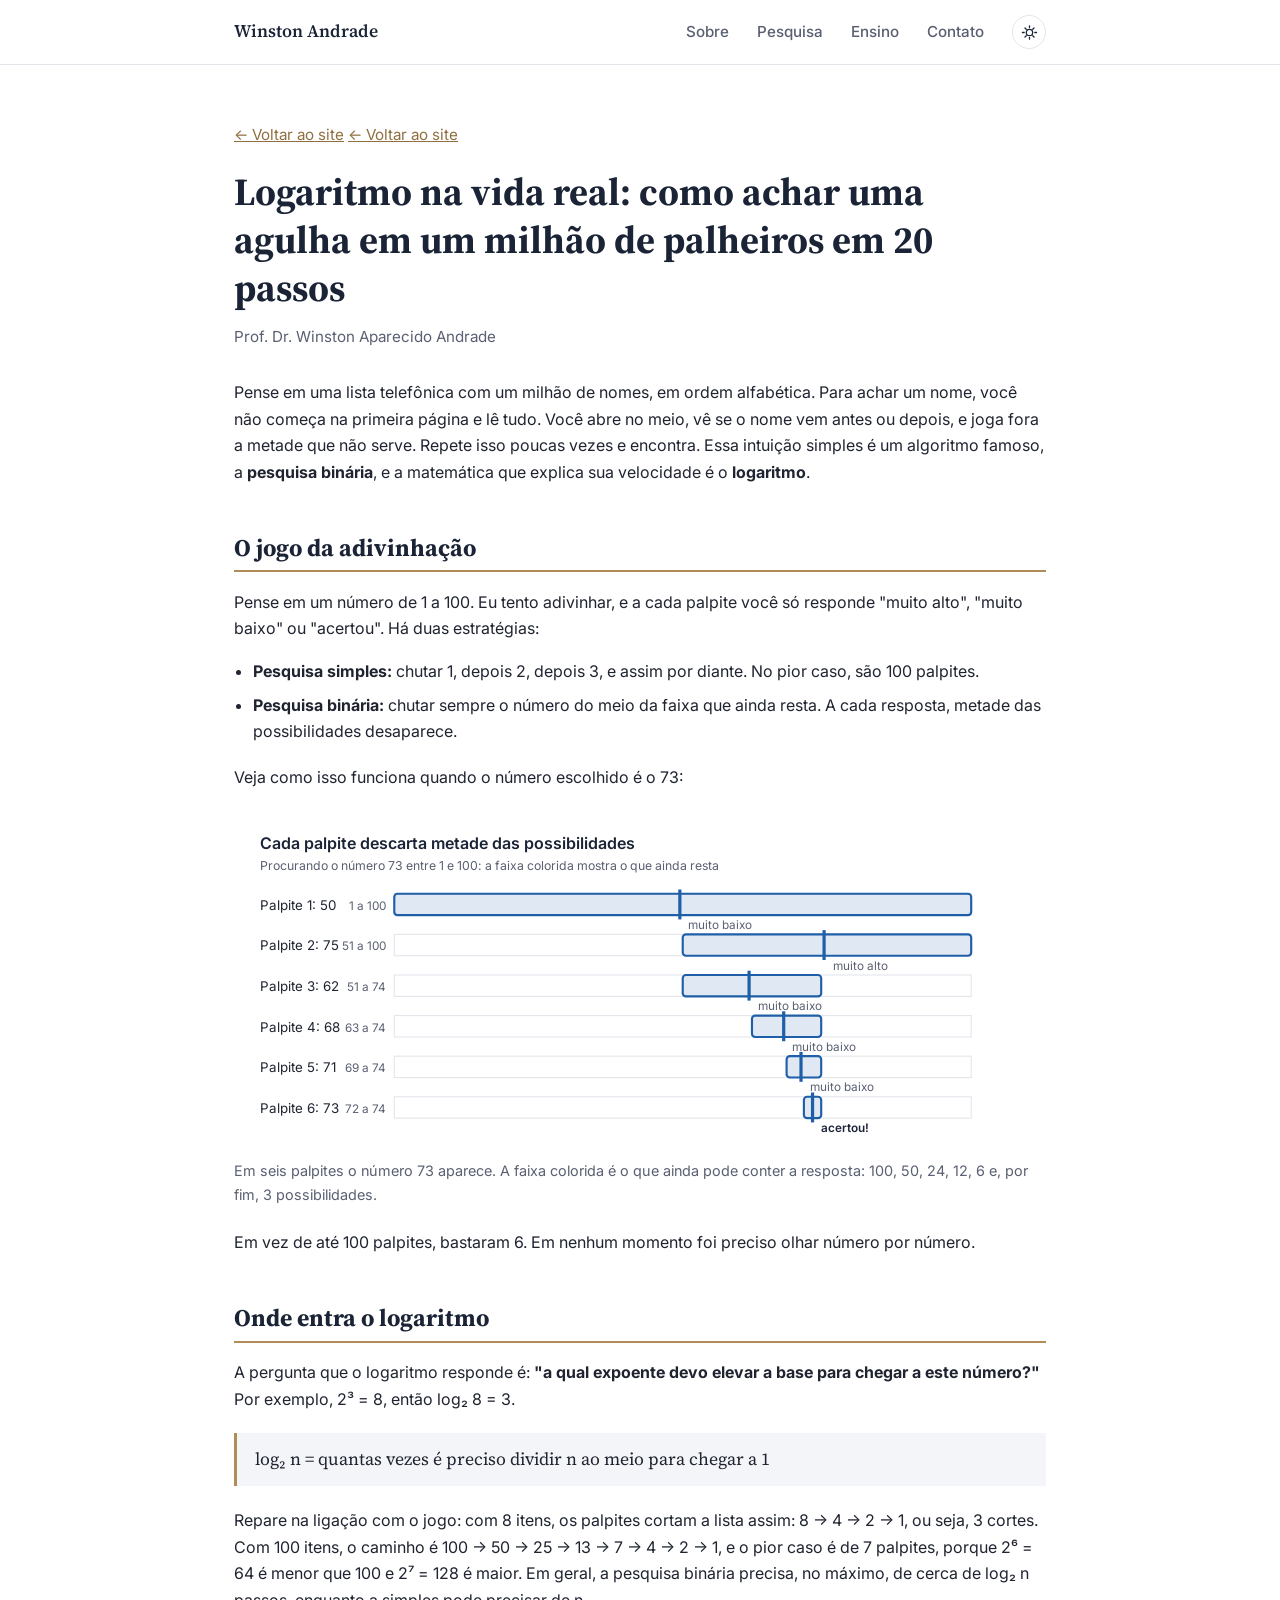
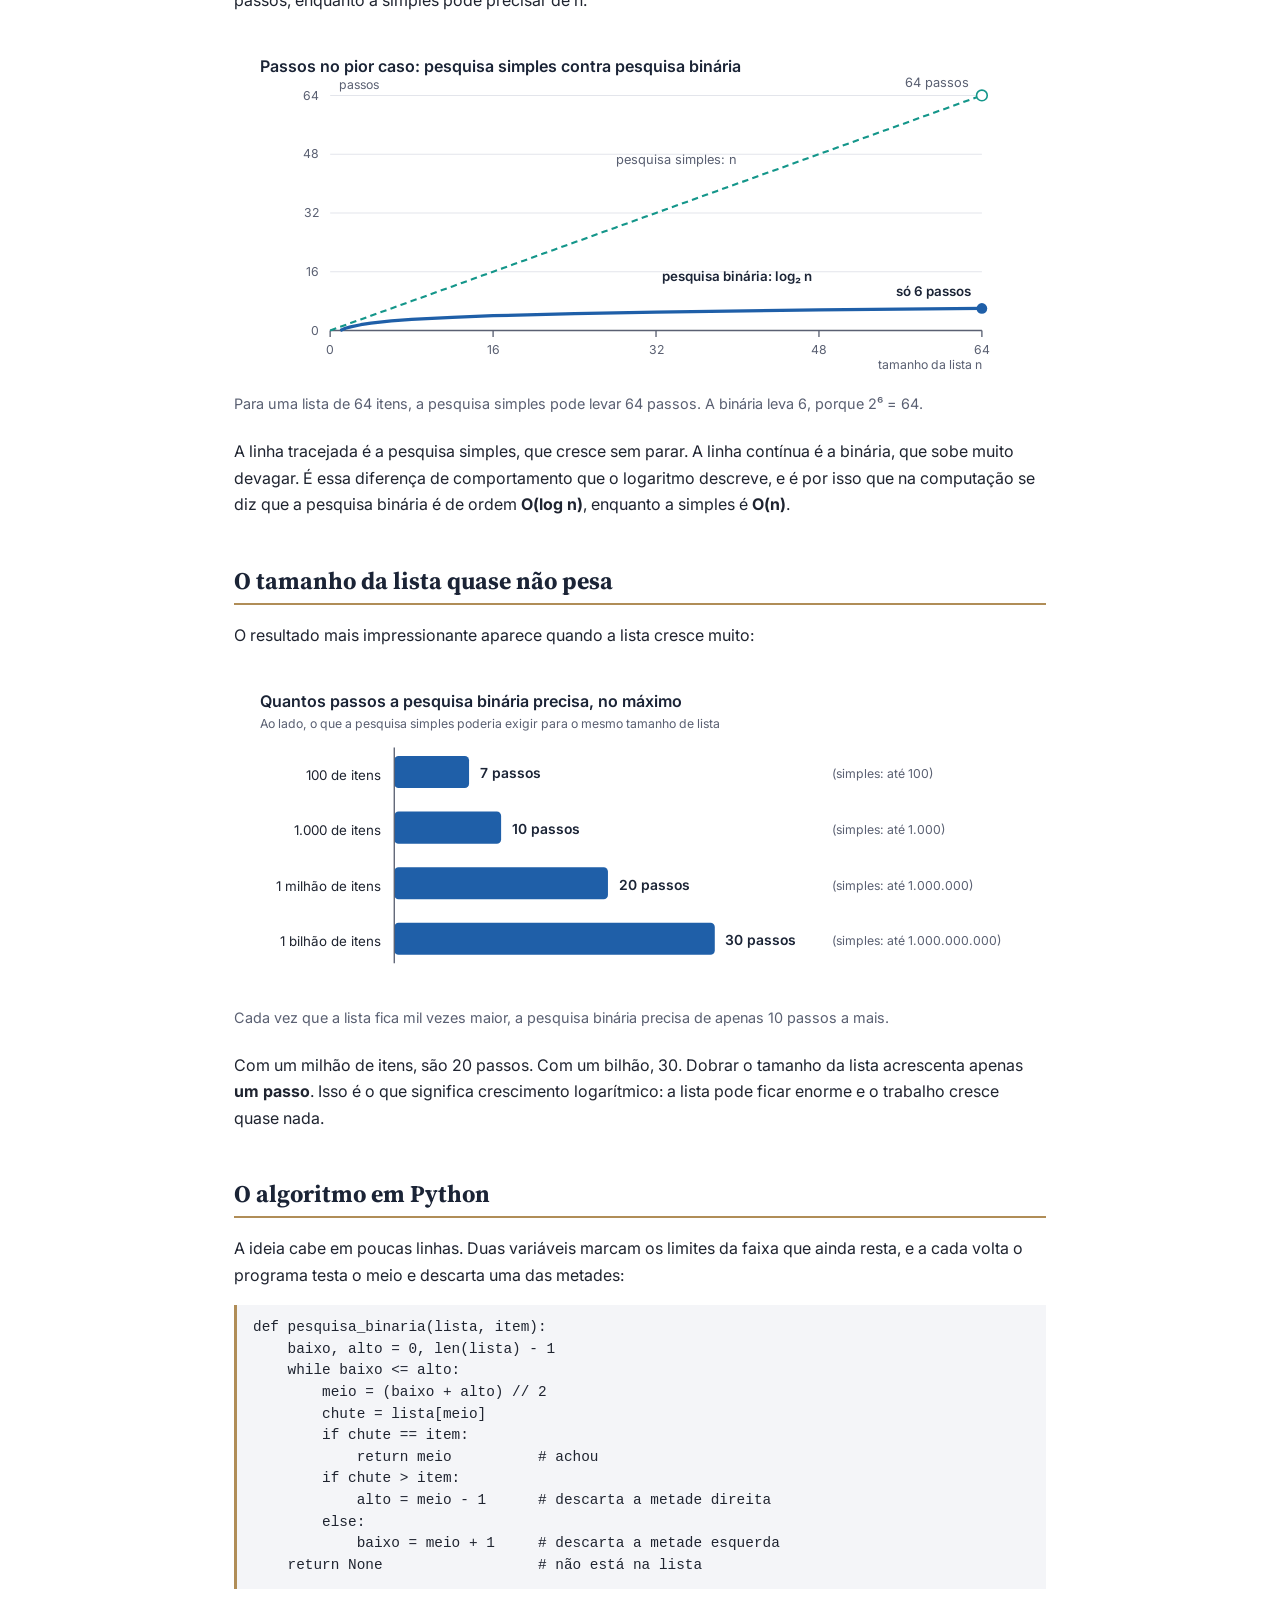
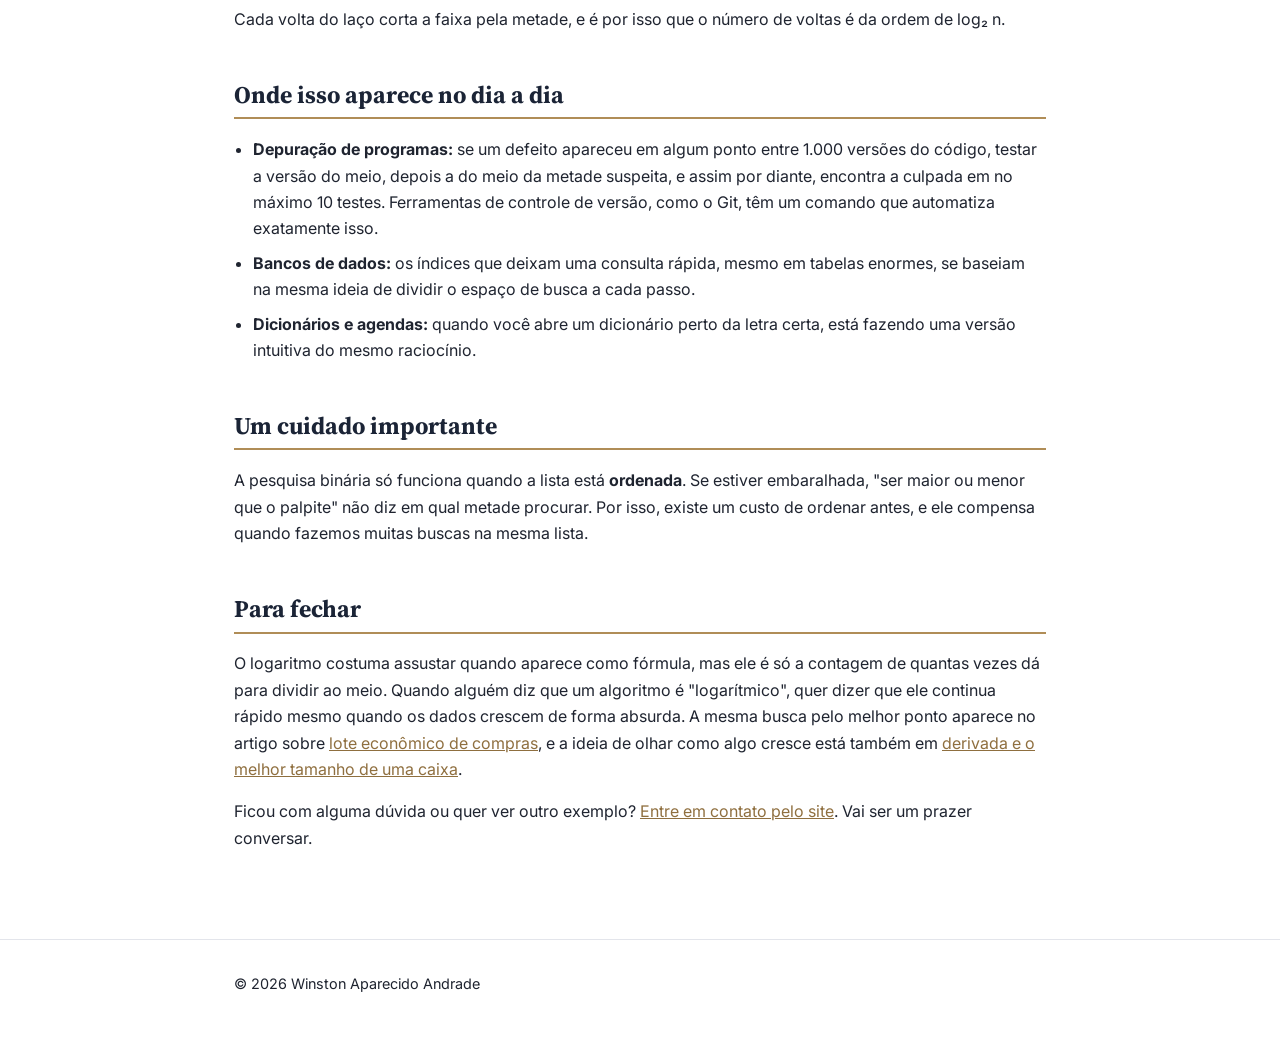
<file: artigo-logaritmo-pesquisa-binaria.html>
<!DOCTYPE html>
<html lang="pt-BR">
<head>
<meta charset="UTF-8">
<meta name="viewport" content="width=device-width, initial-scale=1.0">
<title>Logaritmo na vida real: como achar uma agulha em um milhão de palheiros em 20 passos | Winston Aparecido Andrade</title>
<meta name="description" content="Como a pesquisa binária e o logaritmo mostram que dobrar uma lista acrescenta só um passo, com figuras, código em Python e exemplos reais.">
<link rel="preconnect" href="https://fonts.googleapis.com">
<link rel="preconnect" href="https://fonts.gstatic.com" crossorigin>
<link href="https://fonts.googleapis.com/css2?family=Source+Serif+4:wght@500;600;700&family=Inter:wght@400;500;600&display=swap" rel="stylesheet">
<link rel="stylesheet" href="estilo.css">
<style>
.artigo { padding: 56px 0 72px; }
.artigo h1 { font-size: clamp(1.8rem, 4vw, 2.4rem); margin-bottom: 0.3em; }
.artigo h2 { display: block; font-size: 1.5rem; margin-top: 2em; margin-bottom: 0.7em; padding-bottom: 0.3em; }
.artigo .autor { color: var(--muted); font-size: 0.95rem; margin-bottom: 2em; }
.artigo ul { padding-left: 1.2em; margin: 0 0 1.2em; }
.artigo li { margin-bottom: 0.5em; }
.formula { background: var(--paper-alt); border-left: 3px solid var(--accent); padding: 12px 18px; margin: 1.2em 0; font-family: var(--serif); font-size: 1.1rem; overflow-x: auto; }
.voltar { display: inline-block; margin-bottom: 1.4em; font-size: 0.95rem; }
.figura { margin: 1.8em 0 1.4em; }
.figura svg { display: block; width: 100%; height: auto; font-family: var(--sans); }
.figura figcaption { color: var(--muted); font-size: 0.9rem; margin-top: 0.6em; }
.figura .t { fill: var(--ink); }
.figura .q { fill: var(--muted); }
.figura .tt { fill: var(--heading); font-weight: 600; }
.figura .caixa { fill: none; stroke: var(--muted); stroke-width: 1.25; }
.figura .destaque { fill: var(--accent); fill-opacity: 0.14; stroke: var(--accent); stroke-width: 2; }
.figura .corte { fill: var(--accent); fill-opacity: 0.3; stroke: var(--accent); stroke-width: 1.25; }
.figura .lig { fill: none; stroke: var(--muted); stroke-width: 1.25; }
.figura .eixo { stroke: var(--muted); stroke-width: 1.25; fill: none; }
.figura .grade { stroke: var(--line); stroke-width: 1; }
.figura .tracejado { stroke-dasharray: 5 4; }
.figura .barra { fill: var(--muted); fill-opacity: 0.45; }
.figura .barra-top { fill: var(--accent); }
.figura .ponto { fill: var(--accent); }
.figura .vazio { fill: var(--paper); stroke: var(--muted); stroke-width: 1.5; }
.figura .curva { fill: none; stroke: var(--accent); stroke-width: 3; stroke-linejoin: round; }
.figura .curva-m { fill: none; stroke: var(--muted); stroke-width: 2; stroke-linejoin: round; }
.figura .serra { fill: none; stroke: var(--accent); stroke-width: 2.5; stroke-linejoin: round; }
.artigo pre { background: var(--paper-alt); border-left: 3px solid var(--accent); padding: 12px 16px; margin: 1.2em 0; overflow-x: auto; font-size: 0.9rem; line-height: 1.5; }
.artigo pre code { font-family: ui-monospace, SFMono-Regular, Menlo, Consolas, monospace; }
.figura { --accent: #1f5fa8; --teal: #14968a; }
:root[data-theme="dark"] .figura { --accent: #6aa7ec; --teal: #3fc4b4; }
.figura .curva-m { stroke: var(--teal); }
.figura .vazio { stroke: var(--teal); }
.figura .destaque2 { fill: var(--teal); fill-opacity: 0.18; stroke: var(--teal); stroke-width: 2; }
.figura .fonte { font-family: ui-monospace, SFMono-Regular, Menlo, monospace; }
</style>
</head>
<body>

<header class="site-header">
<div class="wrap header-inner">
<a href="index.html" class="brand">Winston Andrade</a>
<button class="nav-toggle" id="navToggle" aria-label="Abrir menu" aria-expanded="false">
<span></span><span></span><span></span>
</button>
<nav class="site-nav" id="siteNav">
<a href="index.html#sobre">Sobre</a>
<a href="index.html#pesquisa">Pesquisa</a>
<a href="index.html#ensino">Ensino</a>
<a href="index.html#contato">Contato</a>
<button class="theme-toggle" id="themeToggle" aria-label="Alternar tema claro/escuro" title="Alternar tema">
<svg class="icon-sun" viewBox="0 0 24 24" fill="none" stroke="currentColor" stroke-width="1.8" stroke-linecap="round"><circle cx="12" cy="12" r="4.5"/><path d="M12 2.5v2.5M12 19v2.5M4.5 12H2M22 12h-2.5M5.6 5.6l1.8 1.8M16.6 16.6l1.8 1.8M18.4 5.6l-1.8 1.8M7.4 16.6l-1.8 1.8"/></svg>
<svg class="icon-moon" viewBox="0 0 24 24" fill="none" stroke="currentColor" stroke-width="1.8" stroke-linecap="round" stroke-linejoin="round"><path d="M20 14.5A8.5 8.5 0 1 1 9.5 4a6.8 6.8 0 0 0 10.5 10.5Z"/></svg>
</button>
</nav>
</div>
</header>

<main>
<article class="artigo">
<div class="wrap">

<a class="voltar" href="index.html#pesquisa">&larr; Voltar ao site</a>

<a class="voltar" href="index.html#pesquisa">&larr; Voltar ao site</a>

<h1>Logaritmo na vida real: como achar uma agulha em um milhão de palheiros em 20 passos</h1>
<p class="autor">Prof. Dr. Winston Aparecido Andrade</p>

<p>Pense em uma lista telefônica com um milhão de nomes, em ordem alfabética. Para achar um nome, você não começa na primeira página e lê tudo. Você abre no meio, vê se o nome vem antes ou depois, e joga fora a metade que não serve. Repete isso poucas vezes e encontra. Essa intuição simples é um algoritmo famoso, a <strong>pesquisa binária</strong>, e a matemática que explica sua velocidade é o <strong>logaritmo</strong>.</p>

<h2>O jogo da adivinhação</h2>
<p>Pense em um número de 1 a 100. Eu tento adivinhar, e a cada palpite você só responde "muito alto", "muito baixo" ou "acertou". Há duas estratégias:</p>
<ul>
<li><strong>Pesquisa simples:</strong> chutar 1, depois 2, depois 3, e assim por diante. No pior caso, são 100 palpites.</li>
<li><strong>Pesquisa binária:</strong> chutar sempre o número do meio da faixa que ainda resta. A cada resposta, metade das possibilidades desaparece.</li>
</ul>
<p>Veja como isso funciona quando o número escolhido é o 73:</p>

<figure class="figura">
<svg viewBox="0 0 760 310" role="img" aria-labelledby="a3f1t" font-size="13"><title id="a3f1t">Seis palpites encontram o número 73 entre 1 e 100, com a faixa de possibilidades caindo pela metade a cada palpite</title><text class="tt" x="24" y="28" text-anchor="start" font-size="15">Cada palpite descarta metade das possibilidades</text><text class="q" x="24" y="48" text-anchor="start" font-size="11.5">Procurando o número 73 entre 1 e 100: a faixa colorida mostra o que ainda resta</text><rect class="grade" x="150" y="70" width="540" height="20" fill="none" stroke="var(--line)"/><rect class="destaque" x="150.0" y="70" width="540.0" height="20" rx="3"/><line class="ponto" stroke="var(--accent)" stroke-width="3" x1="417.3" y1="66" x2="417.3" y2="94"/><text class="t" x="24" y="85" text-anchor="start" font-size="12.5">Palpite 1: 50</text><text class="q" x="142" y="85" text-anchor="end" font-size="11">1 a 100</text><text class="q" x="700" y="96" text-anchor="end" font-size="11"></text><text class="q" x="696" y="85" text-anchor="start" font-size="11"></text><text class="q" x="427.3" y="104" text-anchor="start" font-size="12"></text><text class="q" x="425.3" y="103" text-anchor="start" font-size="11">muito baixo</text><rect class="grade" x="150" y="108" width="540" height="20" fill="none" stroke="var(--line)"/><rect class="destaque" x="420.0" y="108" width="270.0" height="20" rx="3"/><line class="ponto" stroke="var(--accent)" stroke-width="3" x1="552.3" y1="104" x2="552.3" y2="132"/><text class="t" x="24" y="123" text-anchor="start" font-size="12.5">Palpite 2: 75</text><text class="q" x="142" y="123" text-anchor="end" font-size="11">51 a 100</text><text class="q" x="700" y="134" text-anchor="end" font-size="11"></text><text class="q" x="696" y="123" text-anchor="start" font-size="11"></text><text class="q" x="562.3" y="142" text-anchor="start" font-size="12"></text><text class="q" x="560.3" y="141" text-anchor="start" font-size="11">muito alto</text><rect class="grade" x="150" y="146" width="540" height="20" fill="none" stroke="var(--line)"/><rect class="destaque" x="420.0" y="146" width="129.6" height="20" rx="3"/><line class="ponto" stroke="var(--accent)" stroke-width="3" x1="482.1" y1="142" x2="482.1" y2="170"/><text class="t" x="24" y="161" text-anchor="start" font-size="12.5">Palpite 3: 62</text><text class="q" x="142" y="161" text-anchor="end" font-size="11">51 a 74</text><text class="q" x="700" y="172" text-anchor="end" font-size="11"></text><text class="q" x="696" y="161" text-anchor="start" font-size="11"></text><text class="q" x="492.1" y="180" text-anchor="start" font-size="12"></text><text class="q" x="490.1" y="179" text-anchor="start" font-size="11">muito baixo</text><rect class="grade" x="150" y="184" width="540" height="20" fill="none" stroke="var(--line)"/><rect class="destaque" x="484.8" y="184" width="64.8" height="20" rx="3"/><line class="ponto" stroke="var(--accent)" stroke-width="3" x1="514.5" y1="180" x2="514.5" y2="208"/><text class="t" x="24" y="199" text-anchor="start" font-size="12.5">Palpite 4: 68</text><text class="q" x="142" y="199" text-anchor="end" font-size="11">63 a 74</text><text class="q" x="700" y="210" text-anchor="end" font-size="11"></text><text class="q" x="696" y="199" text-anchor="start" font-size="11"></text><text class="q" x="524.5" y="218" text-anchor="start" font-size="12"></text><text class="q" x="522.5" y="217" text-anchor="start" font-size="11">muito baixo</text><rect class="grade" x="150" y="222" width="540" height="20" fill="none" stroke="var(--line)"/><rect class="destaque" x="517.2" y="222" width="32.4" height="20" rx="3"/><line class="ponto" stroke="var(--accent)" stroke-width="3" x1="530.7" y1="218" x2="530.7" y2="246"/><text class="t" x="24" y="237" text-anchor="start" font-size="12.5">Palpite 5: 71</text><text class="q" x="142" y="237" text-anchor="end" font-size="11">69 a 74</text><text class="q" x="700" y="248" text-anchor="end" font-size="11"></text><text class="q" x="696" y="237" text-anchor="start" font-size="11"></text><text class="q" x="540.7" y="256" text-anchor="start" font-size="12"></text><text class="q" x="538.7" y="255" text-anchor="start" font-size="11">muito baixo</text><rect class="grade" x="150" y="260" width="540" height="20" fill="none" stroke="var(--line)"/><rect class="destaque" x="533.4" y="260" width="16.2" height="20" rx="3"/><line class="ponto" stroke="var(--accent)" stroke-width="3" x1="541.5" y1="256" x2="541.5" y2="284"/><text class="t" x="24" y="275" text-anchor="start" font-size="12.5">Palpite 6: 73</text><text class="q" x="142" y="275" text-anchor="end" font-size="11">72 a 74</text><text class="q" x="700" y="286" text-anchor="end" font-size="11"></text><text class="q" x="696" y="275" text-anchor="start" font-size="11"></text><text class="q" x="551.5" y="294" text-anchor="start" font-size="12"></text><text class="tt" x="549.5" y="293" text-anchor="start" font-size="11">acertou!</text></svg>
<figcaption>Em seis palpites o número 73 aparece. A faixa colorida é o que ainda pode conter a resposta: 100, 50, 24, 12, 6 e, por fim, 3 possibilidades.</figcaption>
</figure>


<p>Em vez de até 100 palpites, bastaram 6. Em nenhum momento foi preciso olhar número por número.</p>

<h2>Onde entra o logaritmo</h2>
<p>A pergunta que o logaritmo responde é: <strong>"a qual expoente devo elevar a base para chegar a este número?"</strong> Por exemplo, 2³ = 8, então log₂ 8 = 3.</p>
<div class="formula">log₂ n = quantas vezes é preciso dividir n ao meio para chegar a 1</div>
<p>Repare na ligação com o jogo: com 8 itens, os palpites cortam a lista assim: 8 → 4 → 2 → 1, ou seja, 3 cortes. Com 100 itens, o caminho é 100 → 50 → 25 → 13 → 7 → 4 → 2 → 1, e o pior caso é de 7 palpites, porque 2⁶ = 64 é menor que 100 e 2⁷ = 128 é maior. Em geral, a pesquisa binária precisa, no máximo, de cerca de log₂ n passos, enquanto a simples pode precisar de n.</p>

<figure class="figura">
<svg viewBox="0 0 760 320" role="img" aria-labelledby="a3f2t" font-size="13"><title id="a3f2t">Curvas do número de passos: a pesquisa simples cresce em linha reta e a binária quase não sobe, chegando a 6 passos para 64 itens</title><text class="tt" x="24" y="28" text-anchor="start" font-size="15">Passos no pior caso: pesquisa simples contra pesquisa binária</text><line class="grade" x1="90" y1="270.0" x2="700" y2="270.0"/><text class="q" x="80" y="274.0" text-anchor="end" font-size="11.5">0</text><line class="grade" x1="90" y1="215.0" x2="700" y2="215.0"/><text class="q" x="80" y="219.0" text-anchor="end" font-size="11.5">16</text><line class="grade" x1="90" y1="160.0" x2="700" y2="160.0"/><text class="q" x="80" y="164.0" text-anchor="end" font-size="11.5">32</text><line class="grade" x1="90" y1="105.0" x2="700" y2="105.0"/><text class="q" x="80" y="109.0" text-anchor="end" font-size="11.5">48</text><line class="grade" x1="90" y1="50.0" x2="700" y2="50.0"/><text class="q" x="80" y="54.0" text-anchor="end" font-size="11.5">64</text><line class="eixo" x1="90" y1="270" x2="700" y2="270"/><line class="eixo" x1="90.0" y1="270" x2="90.0" y2="276"/><text class="q" x="90.0" y="292" text-anchor="middle" font-size="11.5">0</text><line class="eixo" x1="242.5" y1="270" x2="242.5" y2="276"/><text class="q" x="242.5" y="292" text-anchor="middle" font-size="11.5">16</text><line class="eixo" x1="395.0" y1="270" x2="395.0" y2="276"/><text class="q" x="395.0" y="292" text-anchor="middle" font-size="11.5">32</text><line class="eixo" x1="547.5" y1="270" x2="547.5" y2="276"/><text class="q" x="547.5" y="292" text-anchor="middle" font-size="11.5">48</text><line class="eixo" x1="700.0" y1="270" x2="700.0" y2="276"/><text class="q" x="700.0" y="292" text-anchor="middle" font-size="11.5">64</text><polyline class="curva-m" stroke-dasharray="6 4" points="90.0,270.0 99.5,266.6 109.1,263.1 118.6,259.7 128.1,256.2 137.7,252.8 147.2,249.4 156.7,245.9 166.2,242.5 175.8,239.1 185.3,235.6 194.8,232.2 204.4,228.8 213.9,225.3 223.4,221.9 233.0,218.4 242.5,215.0 252.0,211.6 261.6,208.1 271.1,204.7 280.6,201.2 290.2,197.8 299.7,194.4 309.2,190.9 318.8,187.5 328.3,184.1 337.8,180.6 347.3,177.2 356.9,173.8 366.4,170.3 375.9,166.9 385.5,163.4 395.0,160.0 404.5,156.6 414.1,153.1 423.6,149.7 433.1,146.2 442.7,142.8 452.2,139.4 461.7,135.9 471.2,132.5 480.8,129.1 490.3,125.6 499.8,122.2 509.4,118.8 518.9,115.3 528.4,111.9 538.0,108.4 547.5,105.0 557.0,101.6 566.6,98.1 576.1,94.7 585.6,91.2 595.2,87.8 604.7,84.4 614.2,80.9 623.8,77.5 633.3,74.1 642.8,70.6 652.3,67.2 661.9,63.8 671.4,60.3 680.9,56.9 690.5,53.4 700.0,50.0"/><polyline class="curva" points="99.5,270.0 104.3,268.0 109.1,266.6 118.6,264.6 128.1,263.1 147.2,261.1 166.2,259.7 204.4,257.7 242.5,256.2 318.8,254.2 395.0,252.8 547.5,250.8 700.0,249.4"/><circle class="ponto" cx="700.0" cy="249.4" r="5"/><circle class="vazio" cx="700.0" cy="50.0" r="5"/><text class="q" x="688.0" y="42.0" text-anchor="end" font-size="12">64 passos</text><text class="tt" x="690.0" y="237.4" text-anchor="end" font-size="12.5">só 6 passos</text><text class="q" x="471.2" y="114.5" text-anchor="end" font-size="12">pesquisa simples: n</text><text class="tt" x="471.2" y="223.4" text-anchor="middle" font-size="12.5">pesquisa binária: log₂ n</text><text class="q" x="700" y="306" text-anchor="end" font-size="11.5">tamanho da lista n</text><text class="q" x="98" y="44" text-anchor="start" font-size="11.5">passos</text></svg>
<figcaption>Para uma lista de 64 itens, a pesquisa simples pode levar 64 passos. A binária leva 6, porque 2⁶ = 64.</figcaption>
</figure>


<p>A linha tracejada é a pesquisa simples, que cresce sem parar. A linha contínua é a binária, que sobe muito devagar. É essa diferença de comportamento que o logaritmo descreve, e é por isso que na computação se diz que a pesquisa binária é de ordem <strong>O(log n)</strong>, enquanto a simples é <strong>O(n)</strong>.</p>

<h2>O tamanho da lista quase não pesa</h2>
<p>O resultado mais impressionante aparece quando a lista cresce muito:</p>

<figure class="figura">
<svg viewBox="0 0 760 300" role="img" aria-labelledby="a3f3t" font-size="13"><title id="a3f3t">Passos máximos da pesquisa binária: 7 para cem itens, 10 para mil, 20 para um milhão e 30 para um bilhão</title><text class="tt" x="24" y="28" text-anchor="start" font-size="15">Quantos passos a pesquisa binária precisa, no máximo</text><text class="q" x="24" y="48" text-anchor="start" font-size="11.5">Ao lado, o que a pesquisa simples poderia exigir para o mesmo tamanho de lista</text><text class="t" x="138" y="96" text-anchor="end" font-size="12.5">100 de itens</text><rect class="barra-top" x="150" y="74" width="70.0" height="30" rx="4"/><text class="tt" x="230.0" y="95" text-anchor="start" font-size="13">7 passos</text><text class="q" x="560" y="95" text-anchor="start" font-size="11.5">(simples: até 100)</text><text class="t" x="138" y="148" text-anchor="end" font-size="12.5">1.000 de itens</text><rect class="barra-top" x="150" y="126" width="100.0" height="30" rx="4"/><text class="tt" x="260.0" y="147" text-anchor="start" font-size="13">10 passos</text><text class="q" x="560" y="147" text-anchor="start" font-size="11.5">(simples: até 1.000)</text><text class="t" x="138" y="200" text-anchor="end" font-size="12.5">1 milhão de itens</text><rect class="barra-top" x="150" y="178" width="200.0" height="30" rx="4"/><text class="tt" x="360.0" y="199" text-anchor="start" font-size="13">20 passos</text><text class="q" x="560" y="199" text-anchor="start" font-size="11.5">(simples: até 1.000.000)</text><text class="t" x="138" y="252" text-anchor="end" font-size="12.5">1 bilhão de itens</text><rect class="barra-top" x="150" y="230" width="300.0" height="30" rx="4"/><text class="tt" x="460.0" y="251" text-anchor="start" font-size="13">30 passos</text><text class="q" x="560" y="251" text-anchor="start" font-size="11.5">(simples: até 1.000.000.000)</text><line class="eixo" x1="150" y1="66" x2="150" y2="268"/></svg>
<figcaption>Cada vez que a lista fica mil vezes maior, a pesquisa binária precisa de apenas 10 passos a mais.</figcaption>
</figure>


<p>Com um milhão de itens, são 20 passos. Com um bilhão, 30. Dobrar o tamanho da lista acrescenta apenas <strong>um passo</strong>. Isso é o que significa crescimento logarítmico: a lista pode ficar enorme e o trabalho cresce quase nada.</p>

<h2>O algoritmo em Python</h2>
<p>A ideia cabe em poucas linhas. Duas variáveis marcam os limites da faixa que ainda resta, e a cada volta o programa testa o meio e descarta uma das metades:</p>
<pre><code>def pesquisa_binaria(lista, item):
    baixo, alto = 0, len(lista) - 1
    while baixo &lt;= alto:
        meio = (baixo + alto) // 2
        chute = lista[meio]
        if chute == item:
            return meio          # achou
        if chute &gt; item:
            alto = meio - 1      # descarta a metade direita
        else:
            baixo = meio + 1     # descarta a metade esquerda
    return None                  # não está na lista</code></pre>
<p>Cada volta do laço corta a faixa pela metade, e é por isso que o número de voltas é da ordem de log₂ n.</p>

<h2>Onde isso aparece no dia a dia</h2>
<ul>
<li><strong>Depuração de programas:</strong> se um defeito apareceu em algum ponto entre 1.000 versões do código, testar a versão do meio, depois a do meio da metade suspeita, e assim por diante, encontra a culpada em no máximo 10 testes. Ferramentas de controle de versão, como o Git, têm um comando que automatiza exatamente isso.</li>
<li><strong>Bancos de dados:</strong> os índices que deixam uma consulta rápida, mesmo em tabelas enormes, se baseiam na mesma ideia de dividir o espaço de busca a cada passo.</li>
<li><strong>Dicionários e agendas:</strong> quando você abre um dicionário perto da letra certa, está fazendo uma versão intuitiva do mesmo raciocínio.</li>
</ul>

<h2>Um cuidado importante</h2>
<p>A pesquisa binária só funciona quando a lista está <strong>ordenada</strong>. Se estiver embaralhada, "ser maior ou menor que o palpite" não diz em qual metade procurar. Por isso, existe um custo de ordenar antes, e ele compensa quando fazemos muitas buscas na mesma lista.</p>

<h2>Para fechar</h2>
<p>O logaritmo costuma assustar quando aparece como fórmula, mas ele é só a contagem de quantas vezes dá para dividir ao meio. Quando alguém diz que um algoritmo é "logarítmico", quer dizer que ele continua rápido mesmo quando os dados crescem de forma absurda. A mesma busca pelo melhor ponto aparece no artigo sobre <a href="artigo-lote-economico.html">lote econômico de compras</a>, e a ideia de olhar como algo cresce está também em <a href="artigo-derivada-embalagem.html">derivada e o melhor tamanho de uma caixa</a>.</p>
<p>Ficou com alguma dúvida ou quer ver outro exemplo? <a href="index.html#contato">Entre em contato pelo site</a>. Vai ser um prazer conversar.</p>

</div>
</article>
</main>

<footer class="site-footer">
<div class="wrap">
<p>&copy; <span id="year"></span> Winston Aparecido Andrade</p>
</div>
</footer>

<script>
document.getElementById("year").textContent = new Date().getFullYear();
var navToggle = document.getElementById("navToggle");
var siteNav = document.getElementById("siteNav");
navToggle.addEventListener("click", function () {
  var isOpen = siteNav.classList.toggle("open");
  navToggle.setAttribute("aria-expanded", isOpen ? "true" : "false");
});
var root = document.documentElement;
(function () {
  try {
    var saved = localStorage.getItem("theme");
    if (saved === "dark" || saved === "light") { root.setAttribute("data-theme", saved); return; }
  } catch (e) {}
  var prefersDark = window.matchMedia && window.matchMedia("(prefers-color-scheme: dark)").matches;
  root.setAttribute("data-theme", prefersDark ? "dark" : "light");
})();
document.getElementById("themeToggle").addEventListener("click", function () {
  var next = root.getAttribute("data-theme") === "dark" ? "light" : "dark";
  root.setAttribute("data-theme", next);
  try { localStorage.setItem("theme", next); } catch (e) {}
});
</script>
</body>
</html>
</file>
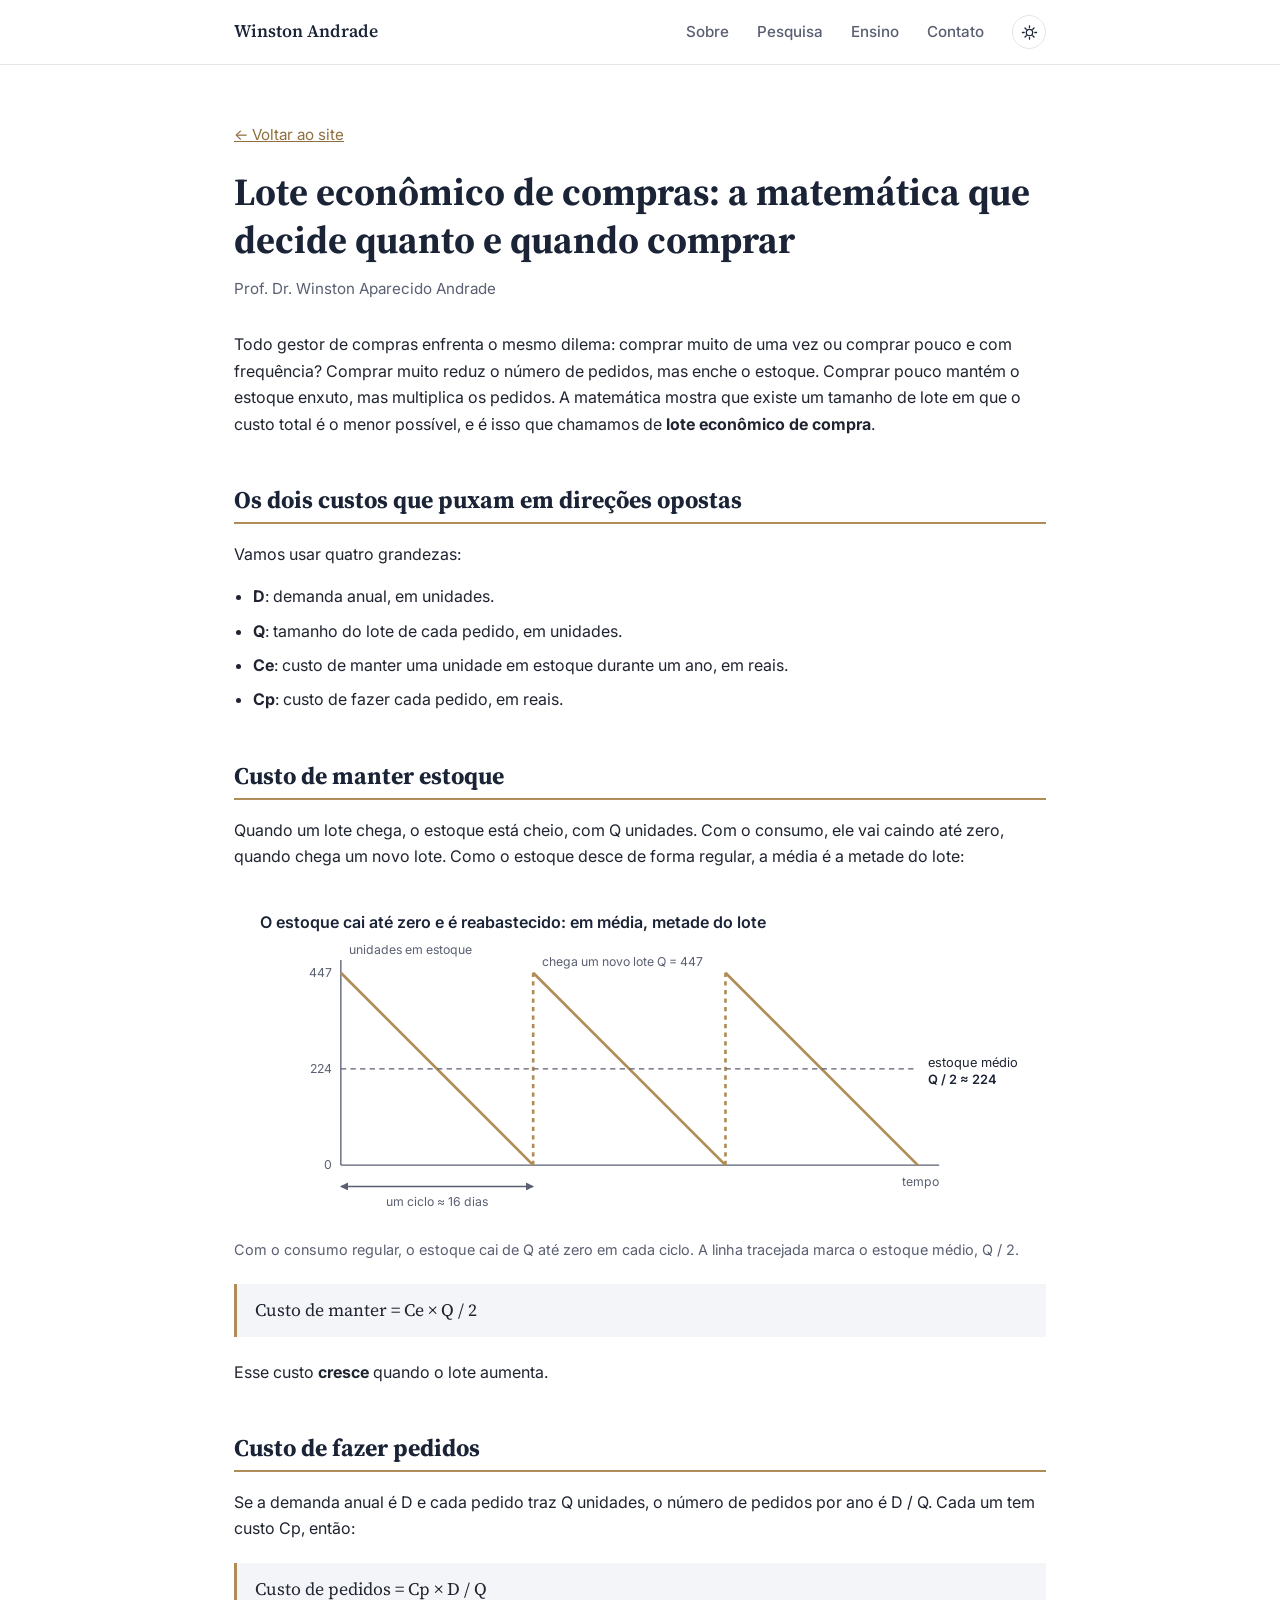
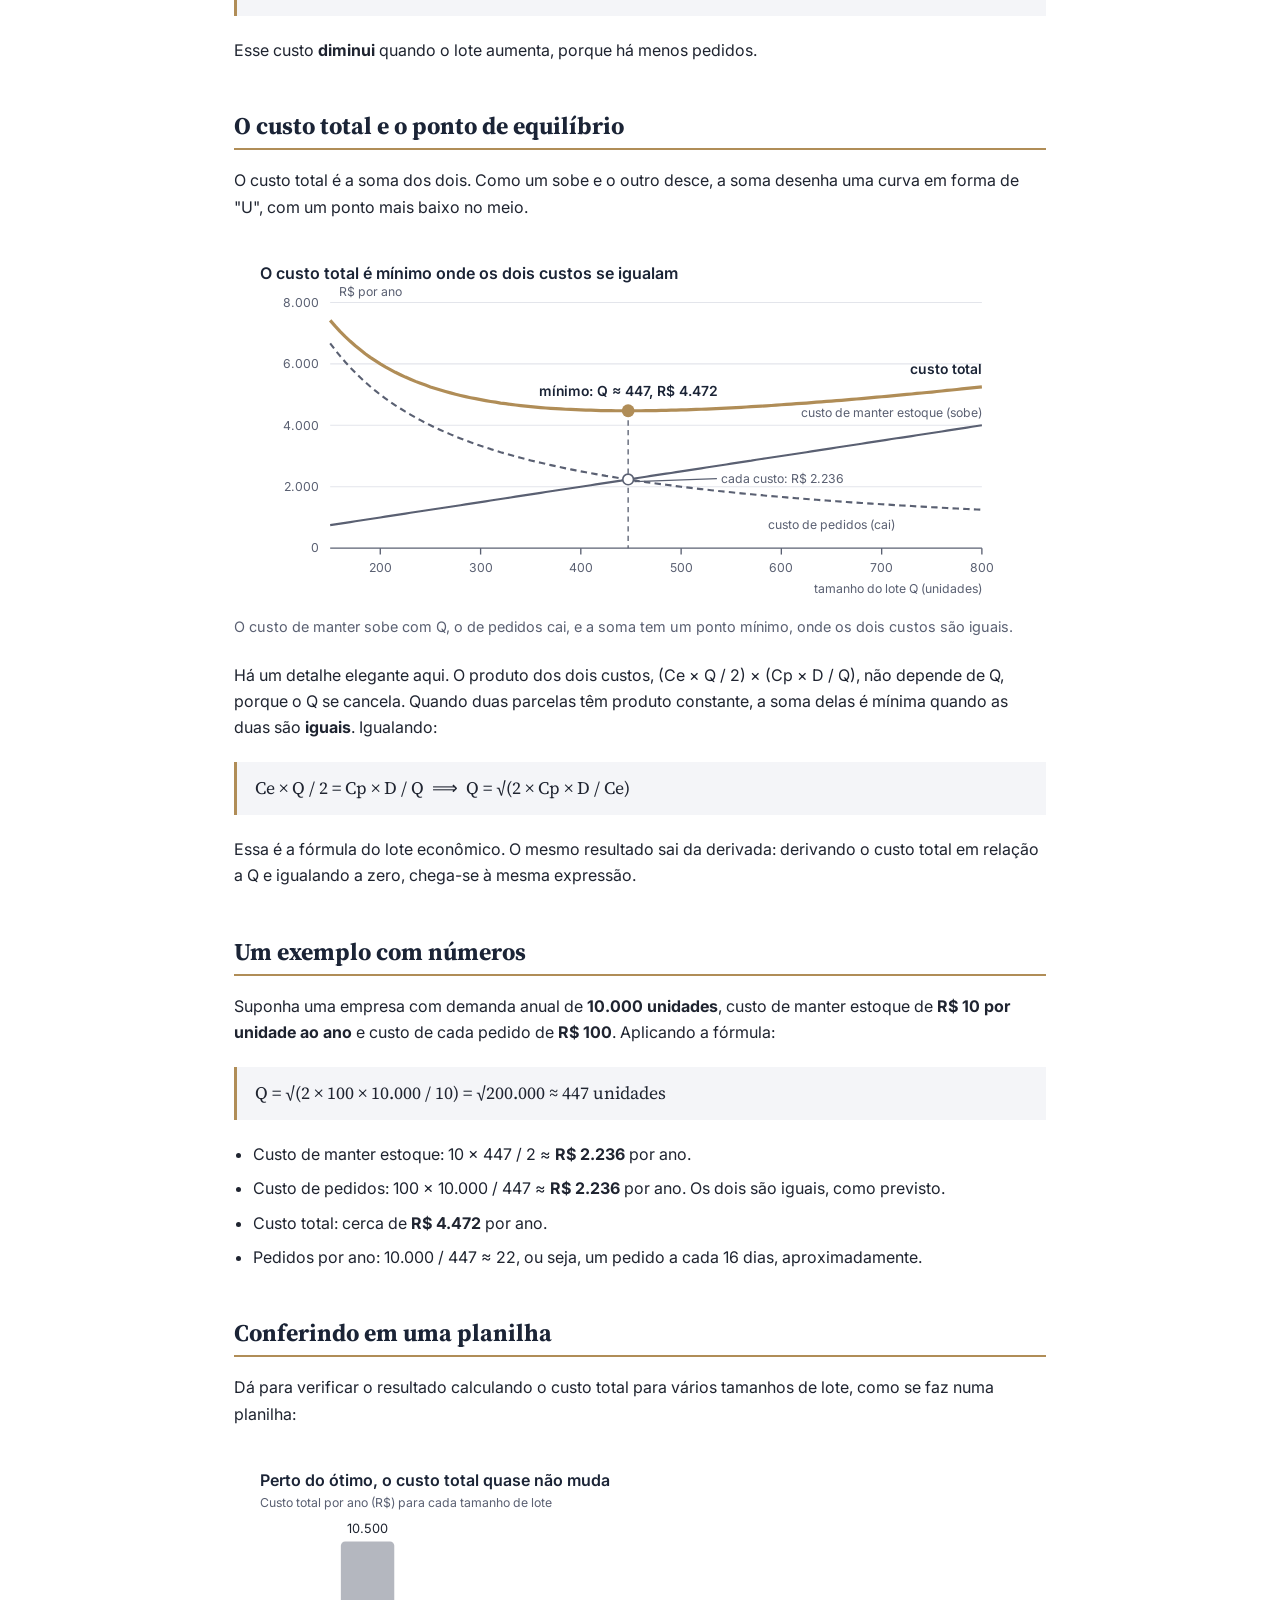
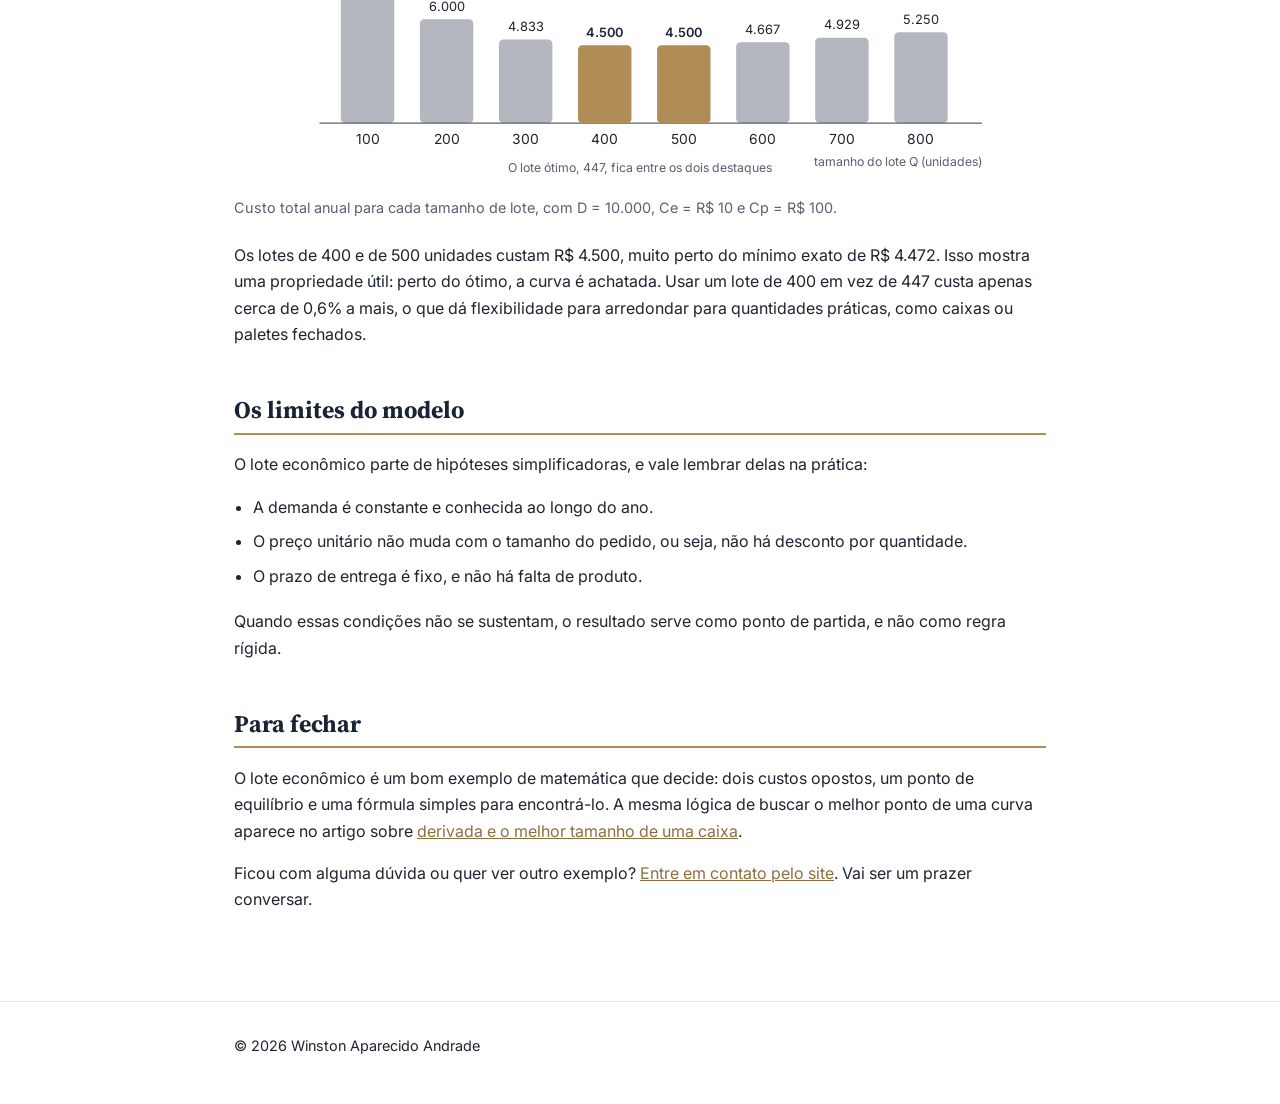
<file: artigo-lote-economico.html>
<!DOCTYPE html>
<html lang="pt-BR">
<head>
<meta charset="UTF-8">
<meta name="viewport" content="width=device-width, initial-scale=1.0">
<title>Lote econômico de compras: a matemática que decide quanto e quando comprar | Winston Aparecido Andrade</title>
<meta name="description" content="Como o lote econômico equilibra o custo de manter estoque e o de fazer pedidos, com exemplo numérico, figuras e fórmula.">
<link rel="preconnect" href="https://fonts.googleapis.com">
<link rel="preconnect" href="https://fonts.gstatic.com" crossorigin>
<link href="https://fonts.googleapis.com/css2?family=Source+Serif+4:wght@500;600;700&family=Inter:wght@400;500;600&display=swap" rel="stylesheet">
<link rel="stylesheet" href="estilo.css">
<style>
.artigo { padding: 56px 0 72px; }
.artigo h1 { font-size: clamp(1.8rem, 4vw, 2.4rem); margin-bottom: 0.3em; }
.artigo h2 { display: block; font-size: 1.5rem; margin-top: 2em; margin-bottom: 0.7em; padding-bottom: 0.3em; }
.artigo .autor { color: var(--muted); font-size: 0.95rem; margin-bottom: 2em; }
.artigo ul { padding-left: 1.2em; margin: 0 0 1.2em; }
.artigo li { margin-bottom: 0.5em; }
.formula { background: var(--paper-alt); border-left: 3px solid var(--accent); padding: 12px 18px; margin: 1.2em 0; font-family: var(--serif); font-size: 1.1rem; overflow-x: auto; }
.voltar { display: inline-block; margin-bottom: 1.4em; font-size: 0.95rem; }
.figura { margin: 1.8em 0 1.4em; }
.figura svg { display: block; width: 100%; height: auto; font-family: var(--sans); }
.figura figcaption { color: var(--muted); font-size: 0.9rem; margin-top: 0.6em; }
.figura .t { fill: var(--ink); }
.figura .q { fill: var(--muted); }
.figura .tt { fill: var(--heading); font-weight: 600; }
.figura .caixa { fill: none; stroke: var(--muted); stroke-width: 1.25; }
.figura .destaque { fill: var(--accent); fill-opacity: 0.14; stroke: var(--accent); stroke-width: 2; }
.figura .corte { fill: var(--accent); fill-opacity: 0.3; stroke: var(--accent); stroke-width: 1.25; }
.figura .lig { fill: none; stroke: var(--muted); stroke-width: 1.25; }
.figura .eixo { stroke: var(--muted); stroke-width: 1.25; fill: none; }
.figura .grade { stroke: var(--line); stroke-width: 1; }
.figura .tracejado { stroke-dasharray: 5 4; }
.figura .barra { fill: var(--muted); fill-opacity: 0.45; }
.figura .barra-top { fill: var(--accent); }
.figura .ponto { fill: var(--accent); }
.figura .vazio { fill: var(--paper); stroke: var(--muted); stroke-width: 1.5; }
.figura .curva { fill: none; stroke: var(--accent); stroke-width: 3; stroke-linejoin: round; }
.figura .curva-m { fill: none; stroke: var(--muted); stroke-width: 2; stroke-linejoin: round; }
.figura .serra { fill: none; stroke: var(--accent); stroke-width: 2.5; stroke-linejoin: round; }
</style>
</head>
<body>

<header class="site-header">
<div class="wrap header-inner">
<a href="index.html" class="brand">Winston Andrade</a>
<button class="nav-toggle" id="navToggle" aria-label="Abrir menu" aria-expanded="false">
<span></span><span></span><span></span>
</button>
<nav class="site-nav" id="siteNav">
<a href="index.html#sobre">Sobre</a>
<a href="index.html#pesquisa">Pesquisa</a>
<a href="index.html#ensino">Ensino</a>
<a href="index.html#contato">Contato</a>
<button class="theme-toggle" id="themeToggle" aria-label="Alternar tema claro/escuro" title="Alternar tema">
<svg class="icon-sun" viewBox="0 0 24 24" fill="none" stroke="currentColor" stroke-width="1.8" stroke-linecap="round"><circle cx="12" cy="12" r="4.5"/><path d="M12 2.5v2.5M12 19v2.5M4.5 12H2M22 12h-2.5M5.6 5.6l1.8 1.8M16.6 16.6l1.8 1.8M18.4 5.6l-1.8 1.8M7.4 16.6l-1.8 1.8"/></svg>
<svg class="icon-moon" viewBox="0 0 24 24" fill="none" stroke="currentColor" stroke-width="1.8" stroke-linecap="round" stroke-linejoin="round"><path d="M20 14.5A8.5 8.5 0 1 1 9.5 4a6.8 6.8 0 0 0 10.5 10.5Z"/></svg>
</button>
</nav>
</div>
</header>

<main>
<article class="artigo">
<div class="wrap">

<a class="voltar" href="index.html#pesquisa">&larr; Voltar ao site</a>

<h1>Lote econômico de compras: a matemática que decide quanto e quando comprar</h1>
<p class="autor">Prof. Dr. Winston Aparecido Andrade</p>

<p>Todo gestor de compras enfrenta o mesmo dilema: comprar muito de uma vez ou comprar pouco e com frequência? Comprar muito reduz o número de pedidos, mas enche o estoque. Comprar pouco mantém o estoque enxuto, mas multiplica os pedidos. A matemática mostra que existe um tamanho de lote em que o custo total é o menor possível, e é isso que chamamos de <strong>lote econômico de compra</strong>.</p>

<h2>Os dois custos que puxam em direções opostas</h2>
<p>Vamos usar quatro grandezas:</p>
<ul>
<li><strong>D</strong>: demanda anual, em unidades.</li>
<li><strong>Q</strong>: tamanho do lote de cada pedido, em unidades.</li>
<li><strong>Ce</strong>: custo de manter uma unidade em estoque durante um ano, em reais.</li>
<li><strong>Cp</strong>: custo de fazer cada pedido, em reais.</li>
</ul>

<h2>Custo de manter estoque</h2>
<p>Quando um lote chega, o estoque está cheio, com Q unidades. Com o consumo, ele vai caindo até zero, quando chega um novo lote. Como o estoque desce de forma regular, a média é a metade do lote:</p>

<figure class="figura">
<svg viewBox="0 0 760 310" role="img" aria-labelledby="a2f1t" font-size="13"><title id="a2f1t">Gráfico do estoque ao longo do tempo em forma de serrote: cai de 447 unidades a zero e é reabastecido, com média de 224 unidades</title><defs><marker id="a2seta" viewBox="0 0 10 10" refX="9" refY="5" markerWidth="6" markerHeight="6" orient="auto-start-reverse"><path d="M0 0L10 5L0 10z" fill="var(--muted)"/></marker></defs><text class="tt" x="24" y="28" text-anchor="start" font-size="15">O estoque cai até zero e é reabastecido: em média, metade do lote</text><line class="eixo" x1="100" y1="250" x2="660" y2="250" /><line class="eixo" x1="100" y1="250" x2="100" y2="58" /><text class="q" x="92" y="74" text-anchor="end" font-size="11.5">447</text><text class="q" x="92" y="164" text-anchor="end" font-size="11.5">224</text><text class="q" x="92" y="254" text-anchor="end" font-size="11.5">0</text><text class="q" x="108" y="52" text-anchor="start" font-size="11.5">unidades em estoque</text><polyline class="serra" points="100,70 280,250"/><line class="serra" x1="280" y1="250" x2="280" y2="70" stroke-dasharray="4 4"/><polyline class="serra" points="280,70 460,250"/><line class="serra" x1="460" y1="250" x2="460" y2="70" stroke-dasharray="4 4"/><polyline class="serra" points="460,70 640,250"/><line class="eixo tracejado" x1="100" y1="160" x2="640" y2="160" stroke-dasharray="5 4"/><text class="t" x="650" y="158" text-anchor="start" font-size="12">estoque médio</text><text class="tt" x="650" y="174" text-anchor="start" font-size="12">Q / 2 ≈ 224</text><text class="q" x="288" y="64" text-anchor="start" font-size="11.5">chega um novo lote Q = 447</text><line class="lig" x1="100" y1="270" x2="280" y2="270" marker-start="url(#a2seta)" marker-end="url(#a2seta)"/><text class="q" x="190" y="288" text-anchor="middle" font-size="11.5">um ciclo ≈ 16 dias</text><text class="q" x="660" y="270" text-anchor="end" font-size="11.5">tempo</text></svg>
<figcaption>Com o consumo regular, o estoque cai de Q até zero em cada ciclo. A linha tracejada marca o estoque médio, Q / 2.</figcaption>
</figure>


<div class="formula">Custo de manter = Ce × Q / 2</div>
<p>Esse custo <strong>cresce</strong> quando o lote aumenta.</p>

<h2>Custo de fazer pedidos</h2>
<p>Se a demanda anual é D e cada pedido traz Q unidades, o número de pedidos por ano é D / Q. Cada um tem custo Cp, então:</p>
<div class="formula">Custo de pedidos = Cp × D / Q</div>
<p>Esse custo <strong>diminui</strong> quando o lote aumenta, porque há menos pedidos.</p>

<h2>O custo total e o ponto de equilíbrio</h2>
<p>O custo total é a soma dos dois. Como um sobe e o outro desce, a soma desenha uma curva em forma de "U", com um ponto mais baixo no meio.</p>

<figure class="figura">
<svg viewBox="0 0 760 335" role="img" aria-labelledby="a2f2t" font-size="13"><title id="a2f2t">Curvas de custo em função do lote: custo de manter sobe, custo de pedidos cai e o custo total tem mínimo perto de 447 unidades, a R$ 4.472 por ano</title><text class="tt" x="24" y="28" text-anchor="start" font-size="15">O custo total é mínimo onde os dois custos se igualam</text><line class="grade" x1="90" y1="222.5" x2="700" y2="222.5" /><text class="q" x="80" y="226.5" text-anchor="end" font-size="11.5">2.000</text><line class="grade" x1="90" y1="165" x2="700" y2="165" /><text class="q" x="80" y="169" text-anchor="end" font-size="11.5">4.000</text><line class="grade" x1="90" y1="107.5" x2="700" y2="107.5" /><text class="q" x="80" y="111.5" text-anchor="end" font-size="11.5">6.000</text><line class="grade" x1="90" y1="50" x2="700" y2="50" /><text class="q" x="80" y="54" text-anchor="end" font-size="11.5">8.000</text><text class="q" x="80" y="284" text-anchor="end" font-size="11.5">0</text><line class="eixo" x1="90" y1="280" x2="700" y2="280" /><line class="eixo" x1="136.9" y1="280" x2="136.9" y2="286" /><text class="q" x="136.9" y="302" text-anchor="middle" font-size="11.5">200</text><line class="eixo" x1="230.8" y1="280" x2="230.8" y2="286" /><text class="q" x="230.8" y="302" text-anchor="middle" font-size="11.5">300</text><line class="eixo" x1="324.6" y1="280" x2="324.6" y2="286" /><text class="q" x="324.6" y="302" text-anchor="middle" font-size="11.5">400</text><line class="eixo" x1="418.5" y1="280" x2="418.5" y2="286" /><text class="q" x="418.5" y="302" text-anchor="middle" font-size="11.5">500</text><line class="eixo" x1="512.3" y1="280" x2="512.3" y2="286" /><text class="q" x="512.3" y="302" text-anchor="middle" font-size="11.5">600</text><line class="eixo" x1="606.2" y1="280" x2="606.2" y2="286" /><text class="q" x="606.2" y="302" text-anchor="middle" font-size="11.5">700</text><line class="eixo" x1="700" y1="280" x2="700" y2="286" /><text class="q" x="700" y="302" text-anchor="middle" font-size="11.5">800</text><polyline class="curva-m" points="90,258.4 94.7,257.7 99.4,257 104.1,256.3 108.8,255.6 113.5,254.8 118.2,254.1 122.8,253.4 127.5,252.7 132.2,252 136.9,251.3 141.6,250.5 146.3,249.8 151,249.1 155.7,248.4 160.4,247.7 165.1,246.9 169.8,246.2 174.5,245.5 179.2,244.8 183.8,244.1 188.5,243.3 193.2,242.6 197.9,241.9 202.6,241.2 207.3,240.5 212,239.8 216.7,239 221.4,238.3 226.1,237.6 230.8,236.9 235.5,236.2 240.2,235.4 244.8,234.7 249.5,234 254.2,233.3 258.9,232.6 263.6,231.8 268.3,231.1 273,230.4 277.7,229.7 282.4,229 287.1,228.3 291.8,227.5 296.5,226.8 301.2,226.1 305.8,225.4 310.5,224.7 315.2,223.9 319.9,223.2 324.6,222.5 329.3,221.8 334,221.1 338.7,220.3 343.4,219.6 348.1,218.9 352.8,218.2 357.5,217.5 362.2,216.8 366.8,216 371.5,215.3 376.2,214.6 380.9,213.9 385.6,213.2 390.3,212.4 395,211.7 399.7,211 404.4,210.3 409.1,209.6 413.8,208.8 418.5,208.1 423.2,207.4 427.8,206.7 432.5,206 437.2,205.3 441.9,204.5 446.6,203.8 451.3,203.1 456,202.4 460.7,201.7 465.4,200.9 470.1,200.2 474.8,199.5 479.5,198.8 484.2,198.1 488.8,197.3 493.5,196.6 498.2,195.9 502.9,195.2 507.6,194.5 512.3,193.8 517,193 521.7,192.3 526.4,191.6 531.1,190.9 535.8,190.2 540.5,189.4 545.2,188.7 549.8,188 554.5,187.3 559.2,186.6 563.9,185.8 568.6,185.1 573.3,184.4 578,183.7 582.7,183 587.4,182.3 592.1,181.5 596.8,180.8 601.5,180.1 606.2,179.4 610.8,178.7 615.5,177.9 620.2,177.2 624.9,176.5 629.6,175.8 634.3,175.1 639,174.3 643.7,173.6 648.4,172.9 653.1,172.2 657.8,171.5 662.5,170.8 667.2,170 671.8,169.3 676.5,168.6 681.2,167.9 685.9,167.2 690.6,166.4 695.3,165.7 700,165"/><polyline class="curva-m" stroke-dasharray="6 4" points="90,88.3 94.7,94.5 99.4,100.3 104.1,105.8 108.8,110.9 113.5,115.7 118.2,120.3 122.8,124.6 127.5,128.7 132.2,132.6 136.9,136.3 141.6,139.8 146.3,143.1 151,146.3 155.7,149.3 160.4,152.2 165.1,155 169.8,157.7 174.5,160.2 179.2,162.7 183.8,165 188.5,167.3 193.2,169.4 197.9,171.5 202.6,173.5 207.3,175.5 212,177.3 216.7,179.1 221.4,180.9 226.1,182.5 230.8,184.2 235.5,185.7 240.2,187.3 244.8,188.7 249.5,190.2 254.2,191.5 258.9,192.9 263.6,194.2 268.3,195.4 273,196.7 277.7,197.9 282.4,199 287.1,200.1 291.8,201.2 296.5,202.3 301.2,203.3 305.8,204.3 310.5,205.3 315.2,206.3 319.9,207.2 324.6,208.1 329.3,209 334,209.9 338.7,210.7 343.4,211.5 348.1,212.4 352.8,213.1 357.5,213.9 362.2,214.7 366.8,215.4 371.5,216.1 376.2,216.8 380.9,217.5 385.6,218.2 390.3,218.8 395,219.5 399.7,220.1 404.4,220.7 409.1,221.3 413.8,221.9 418.5,222.5 423.2,223.1 427.8,223.6 432.5,224.2 437.2,224.7 441.9,225.2 446.6,225.8 451.3,226.3 456,226.8 460.7,227.2 465.4,227.7 470.1,228.2 474.8,228.7 479.5,229.1 484.2,229.6 488.8,230 493.5,230.4 498.2,230.9 502.9,231.3 507.6,231.7 512.3,232.1 517,232.5 521.7,232.9 526.4,233.3 531.1,233.6 535.8,234 540.5,234.4 545.2,234.7 549.8,235.1 554.5,235.4 559.2,235.8 563.9,236.1 568.6,236.4 573.3,236.8 578,237.1 582.7,237.4 587.4,237.7 592.1,238 596.8,238.3 601.5,238.6 606.2,238.9 610.8,239.2 615.5,239.5 620.2,239.8 624.9,240.1 629.6,240.3 634.3,240.6 639,240.9 643.7,241.1 648.4,241.4 653.1,241.7 657.8,241.9 662.5,242.2 667.2,242.4 671.8,242.7 676.5,242.9 681.2,243.1 685.9,243.4 690.6,243.6 695.3,243.8 700,244.1"/><polyline class="curva" points="90,66.8 94.7,72.2 99.4,77.3 104.1,82 108.8,86.4 113.5,90.6 118.2,94.4 122.8,98 127.5,101.4 132.2,104.5 136.9,107.5 141.6,110.3 146.3,112.9 151,115.4 155.7,117.7 160.4,119.9 165.1,121.9 169.8,123.9 174.5,125.7 179.2,127.4 183.8,129.1 188.5,130.6 193.2,132 197.9,133.4 202.6,134.7 207.3,135.9 212,137.1 216.7,138.2 221.4,139.2 226.1,140.1 230.8,141 235.5,141.9 240.2,142.7 244.8,143.4 249.5,144.2 254.2,144.8 258.9,145.4 263.6,146 268.3,146.6 273,147.1 277.7,147.5 282.4,148 287.1,148.4 291.8,148.8 296.5,149.1 301.2,149.4 305.8,149.7 310.5,150 315.2,150.2 319.9,150.4 324.6,150.6 329.3,150.8 334,150.9 338.7,151.1 343.4,151.2 348.1,151.3 352.8,151.3 357.5,151.4 362.2,151.4 366.8,151.4 371.5,151.4 376.2,151.4 380.9,151.4 385.6,151.3 390.3,151.3 395,151.2 399.7,151.1 404.4,151 409.1,150.9 413.8,150.8 418.5,150.6 423.2,150.5 427.8,150.3 432.5,150.1 437.2,150 441.9,149.8 446.6,149.6 451.3,149.4 456,149.1 460.7,148.9 465.4,148.7 470.1,148.4 474.8,148.2 479.5,147.9 484.2,147.6 488.8,147.3 493.5,147.1 498.2,146.8 502.9,146.5 507.6,146.1 512.3,145.8 517,145.5 521.7,145.2 526.4,144.8 531.1,144.5 535.8,144.2 540.5,143.8 545.2,143.4 549.8,143.1 554.5,142.7 559.2,142.3 563.9,142 568.6,141.6 573.3,141.2 578,140.8 582.7,140.4 587.4,140 592.1,139.6 596.8,139.1 601.5,138.7 606.2,138.3 610.8,137.9 615.5,137.4 620.2,137 624.9,136.6 629.6,136.1 634.3,135.7 639,135.2 643.7,134.8 648.4,134.3 653.1,133.9 657.8,133.4 662.5,132.9 667.2,132.4 671.8,132 676.5,131.5 681.2,131 685.9,130.5 690.6,130 695.3,129.6 700,129.1"/><line class="eixo tracejado" x1="368.9" y1="151.4" x2="368.9" y2="280" stroke-dasharray="5 4"/><circle class="ponto" cx="368.9" cy="151.4" r="6"/><text class="tt" x="368.9" y="137.4" text-anchor="middle" font-size="13">mínimo: Q ≈ 447, R$ 4.472</text><circle class="vazio" cx="368.9" cy="215.7" r="5"/><line class="lig" x1="374.9" y1="217.7" x2="452" y2="215" /><text class="q" x="456" y="219" text-anchor="start" font-size="11.5">cada custo: R$ 2.236</text><text class="q" x="559.2" y="262" text-anchor="middle" font-size="11.5">custo de pedidos (cai)</text><text class="q" x="700" y="157" text-anchor="end" font-size="11.5">custo de manter estoque (sobe)</text><text class="tt" x="700" y="117.1" text-anchor="end" font-size="13">custo total</text><text class="q" x="700" y="322" text-anchor="end" font-size="11.5">tamanho do lote Q (unidades)</text><text class="q" x="98" y="44" text-anchor="start" font-size="11.5">R$ por ano</text></svg>
<figcaption>O custo de manter sobe com Q, o de pedidos cai, e a soma tem um ponto mínimo, onde os dois custos são iguais.</figcaption>
</figure>


<p>Há um detalhe elegante aqui. O produto dos dois custos, (Ce × Q / 2) × (Cp × D / Q), não depende de Q, porque o Q se cancela. Quando duas parcelas têm produto constante, a soma delas é mínima quando as duas são <strong>iguais</strong>. Igualando:</p>
<div class="formula">Ce × Q / 2 = Cp × D / Q &nbsp;⟹&nbsp; Q = √(2 × Cp × D / Ce)</div>
<p>Essa é a fórmula do lote econômico. O mesmo resultado sai da derivada: derivando o custo total em relação a Q e igualando a zero, chega-se à mesma expressão.</p>

<h2>Um exemplo com números</h2>
<p>Suponha uma empresa com demanda anual de <strong>10.000 unidades</strong>, custo de manter estoque de <strong>R$ 10 por unidade ao ano</strong> e custo de cada pedido de <strong>R$ 100</strong>. Aplicando a fórmula:</p>
<div class="formula">Q = √(2 × 100 × 10.000 / 10) = √200.000 ≈ 447 unidades</div>
<ul>
<li>Custo de manter estoque: 10 × 447 / 2 ≈ <strong>R$ 2.236</strong> por ano.</li>
<li>Custo de pedidos: 100 × 10.000 / 447 ≈ <strong>R$ 2.236</strong> por ano. Os dois são iguais, como previsto.</li>
<li>Custo total: cerca de <strong>R$ 4.472</strong> por ano.</li>
<li>Pedidos por ano: 10.000 / 447 ≈ 22, ou seja, um pedido a cada 16 dias, aproximadamente.</li>
</ul>

<h2>Conferindo em uma planilha</h2>
<p>Dá para verificar o resultado calculando o custo total para vários tamanhos de lote, como se faz numa planilha:</p>

<figure class="figura">
<svg viewBox="0 0 760 310" role="img" aria-labelledby="a2f3t" font-size="13"><title id="a2f3t">Custo total anual para lotes de 100 a 800 unidades: 10.500, 6.000, 4.833, 4.500, 4.500, 4.667, 4.929 e 5.250 reais</title><text class="tt" x="24" y="28" text-anchor="start" font-size="15">Perto do ótimo, o custo total quase não muda</text><text class="q" x="24" y="48" text-anchor="start" font-size="11.5">Custo total por ano (R$) para cada tamanho de lote</text><line class="eixo" x1="80" y1="250" x2="700" y2="250" /><rect class="barra" x="100" y="80" width="50" height="170" rx="4"/><text class="t" x="125" y="72" text-anchor="middle" font-size="12">10.500</text><text class="t" x="125" y="270" text-anchor="middle" font-size="13">100</text><rect class="barra" x="174" y="152.9" width="50" height="97.1" rx="4"/><text class="t" x="199" y="144.9" text-anchor="middle" font-size="12">6.000</text><text class="t" x="199" y="270" text-anchor="middle" font-size="13">200</text><rect class="barra" x="248" y="171.7" width="50" height="78.3" rx="4"/><text class="t" x="273" y="163.7" text-anchor="middle" font-size="12">4.833</text><text class="t" x="273" y="270" text-anchor="middle" font-size="13">300</text><rect class="barra-top" x="322" y="177.1" width="50" height="72.9" rx="4"/><text class="tt" x="347" y="169.1" text-anchor="middle" font-size="12">4.500</text><text class="t" x="347" y="270" text-anchor="middle" font-size="13">400</text><rect class="barra-top" x="396" y="177.1" width="50" height="72.9" rx="4"/><text class="tt" x="421" y="169.1" text-anchor="middle" font-size="12">4.500</text><text class="t" x="421" y="270" text-anchor="middle" font-size="13">500</text><rect class="barra" x="470" y="174.4" width="50" height="75.6" rx="4"/><text class="t" x="495" y="166.4" text-anchor="middle" font-size="12">4.667</text><text class="t" x="495" y="270" text-anchor="middle" font-size="13">600</text><rect class="barra" x="544" y="170.2" width="50" height="79.8" rx="4"/><text class="t" x="569" y="162.2" text-anchor="middle" font-size="12">4.929</text><text class="t" x="569" y="270" text-anchor="middle" font-size="13">700</text><rect class="barra" x="618" y="165" width="50" height="85" rx="4"/><text class="t" x="643" y="157" text-anchor="middle" font-size="12">5.250</text><text class="t" x="643" y="270" text-anchor="middle" font-size="13">800</text><text class="q" x="700" y="290" text-anchor="end" font-size="11.5">tamanho do lote Q (unidades)</text><text class="q" x="380" y="296" text-anchor="middle" font-size="11.5">O lote ótimo, 447, fica entre os dois destaques</text></svg>
<figcaption>Custo total anual para cada tamanho de lote, com D = 10.000, Ce = R$ 10 e Cp = R$ 100.</figcaption>
</figure>


<p>Os lotes de 400 e de 500 unidades custam R$ 4.500, muito perto do mínimo exato de R$ 4.472. Isso mostra uma propriedade útil: perto do ótimo, a curva é achatada. Usar um lote de 400 em vez de 447 custa apenas cerca de 0,6% a mais, o que dá flexibilidade para arredondar para quantidades práticas, como caixas ou paletes fechados.</p>

<h2>Os limites do modelo</h2>
<p>O lote econômico parte de hipóteses simplificadoras, e vale lembrar delas na prática:</p>
<ul>
<li>A demanda é constante e conhecida ao longo do ano.</li>
<li>O preço unitário não muda com o tamanho do pedido, ou seja, não há desconto por quantidade.</li>
<li>O prazo de entrega é fixo, e não há falta de produto.</li>
</ul>
<p>Quando essas condições não se sustentam, o resultado serve como ponto de partida, e não como regra rígida.</p>

<h2>Para fechar</h2>
<p>O lote econômico é um bom exemplo de matemática que decide: dois custos opostos, um ponto de equilíbrio e uma fórmula simples para encontrá-lo. A mesma lógica de buscar o melhor ponto de uma curva aparece no artigo sobre <a href="artigo-derivada-embalagem.html">derivada e o melhor tamanho de uma caixa</a>.</p>
<p>Ficou com alguma dúvida ou quer ver outro exemplo? <a href="index.html#contato">Entre em contato pelo site</a>. Vai ser um prazer conversar.</p>

</div>
</article>
</main>

<footer class="site-footer">
<div class="wrap">
<p>&copy; <span id="year"></span> Winston Aparecido Andrade</p>
</div>
</footer>

<script>
document.getElementById("year").textContent = new Date().getFullYear();
var navToggle = document.getElementById("navToggle");
var siteNav = document.getElementById("siteNav");
navToggle.addEventListener("click", function () {
  var isOpen = siteNav.classList.toggle("open");
  navToggle.setAttribute("aria-expanded", isOpen ? "true" : "false");
});
var root = document.documentElement;
(function () {
  try {
    var saved = localStorage.getItem("theme");
    if (saved === "dark" || saved === "light") { root.setAttribute("data-theme", saved); return; }
  } catch (e) {}
  var prefersDark = window.matchMedia && window.matchMedia("(prefers-color-scheme: dark)").matches;
  root.setAttribute("data-theme", prefersDark ? "dark" : "light");
})();
document.getElementById("themeToggle").addEventListener("click", function () {
  var next = root.getAttribute("data-theme") === "dark" ? "light" : "dark";
  root.setAttribute("data-theme", next);
  try { localStorage.setItem("theme", next); } catch (e) {}
});
</script>
</body>
</html>
</file>
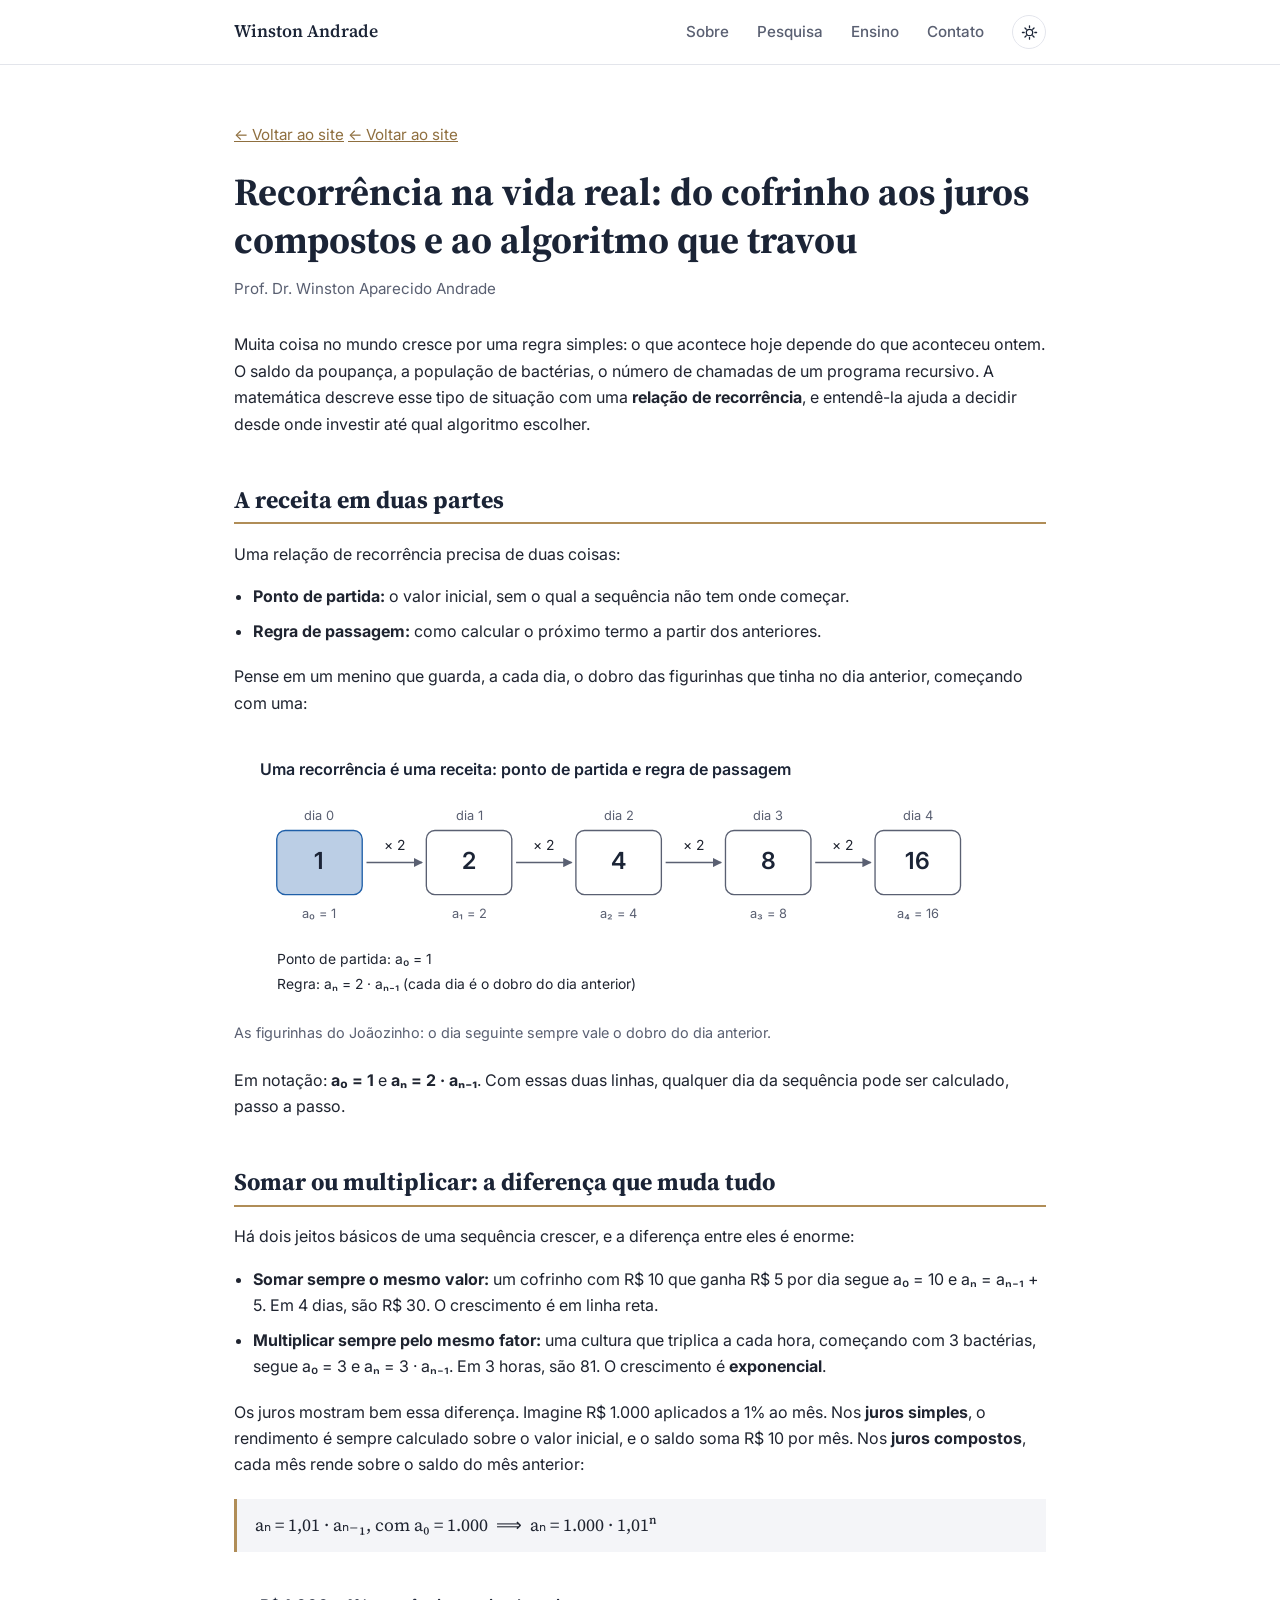
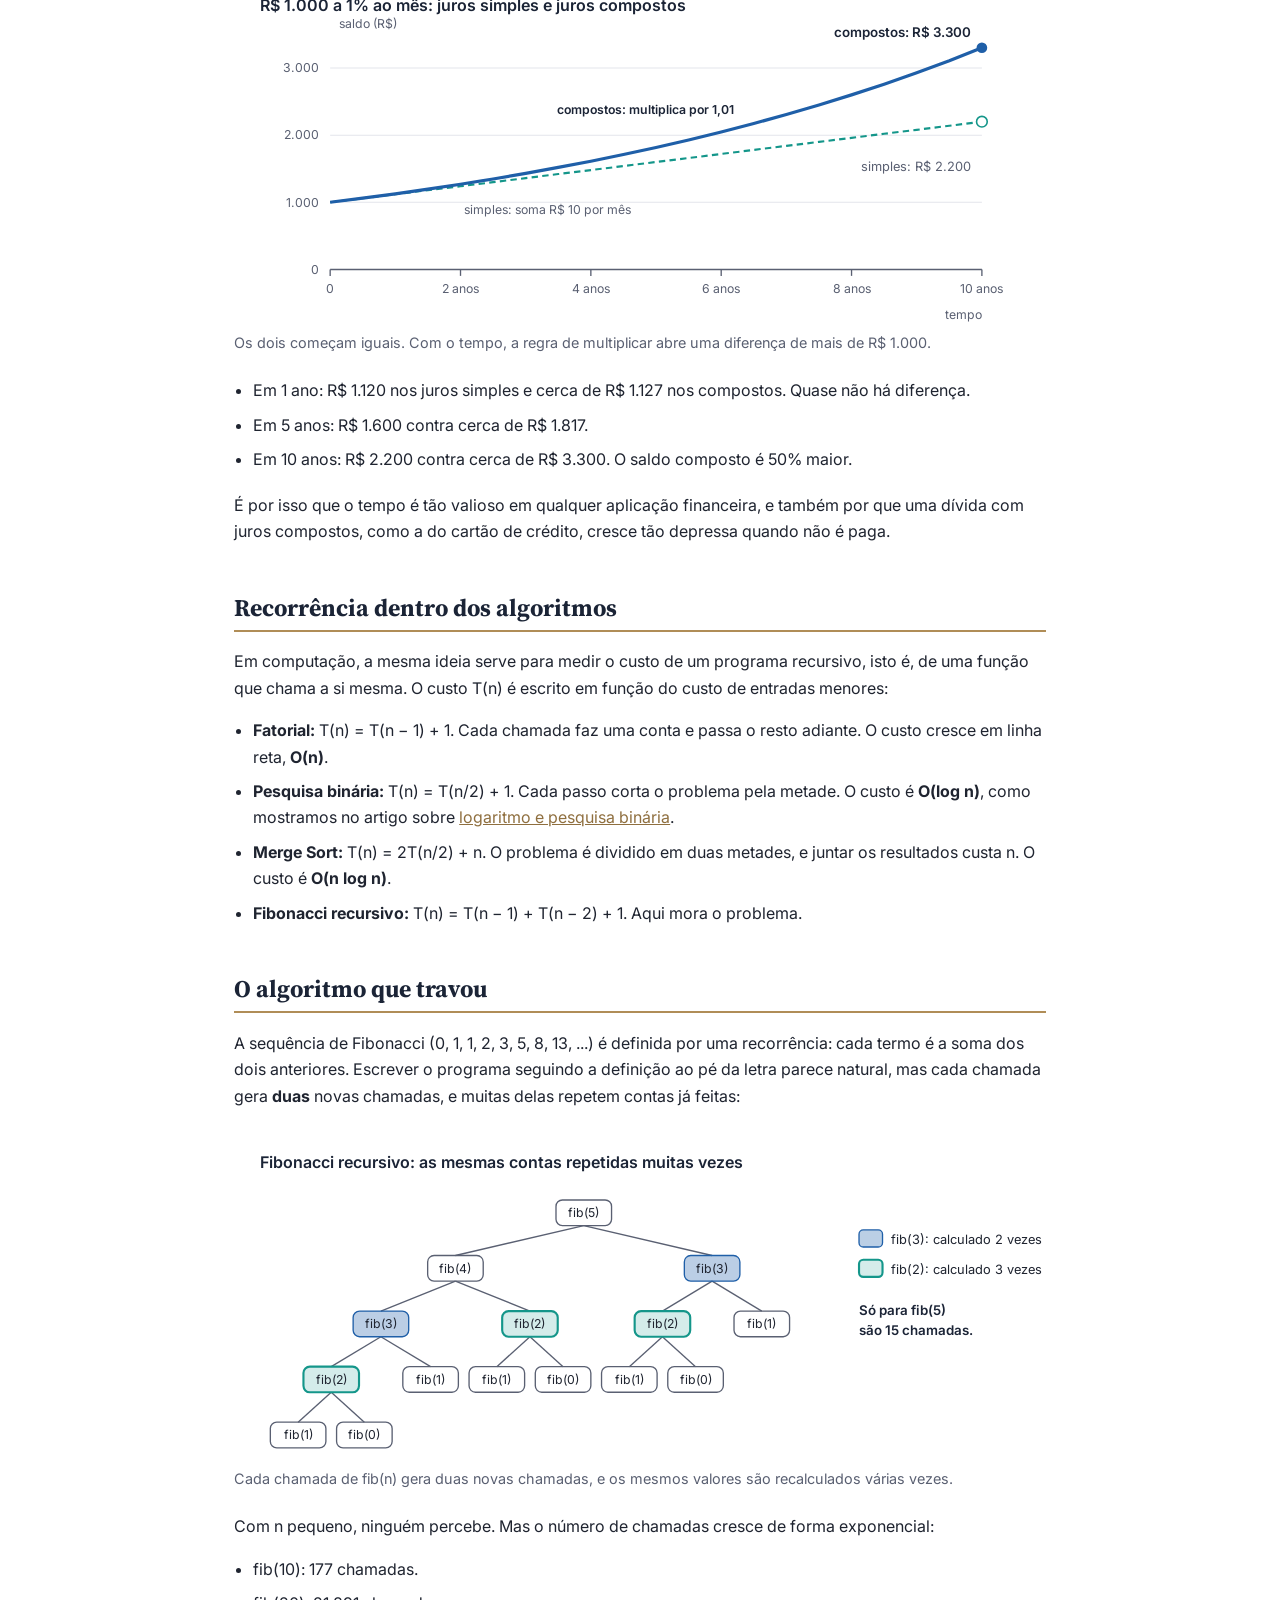
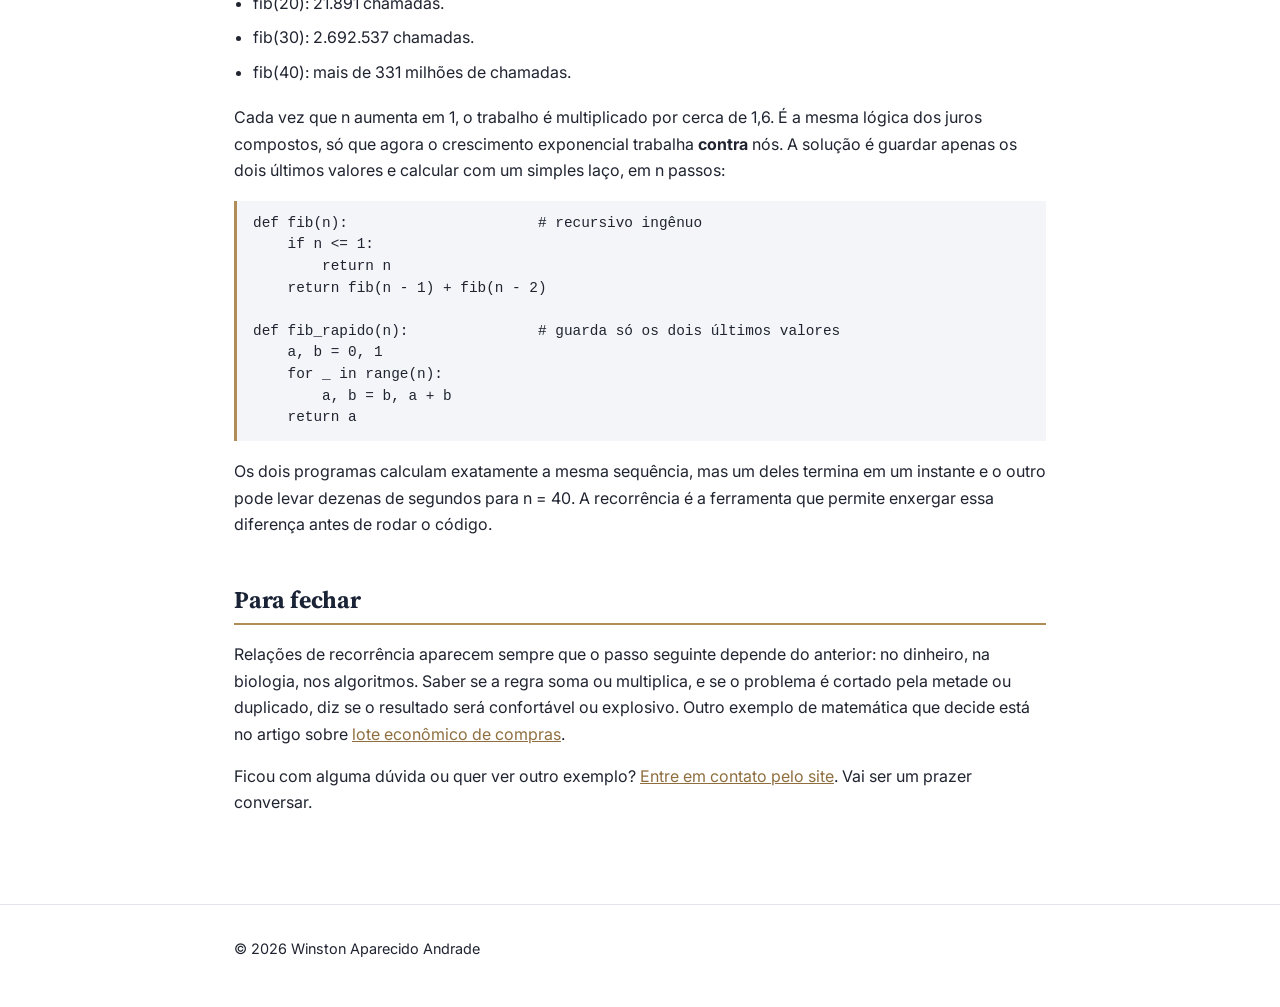
<file: artigo-recorrencia-juros-fibonacci.html>
<!DOCTYPE html>
<html lang="pt-BR">
<head>
<meta charset="UTF-8">
<meta name="viewport" content="width=device-width, initial-scale=1.0">
<title>Recorrência na vida real: do cofrinho aos juros compostos e ao algoritmo que travou | Winston Aparecido Andrade</title>
<meta name="description" content="Como as relações de recorrência descrevem juros, crescimento exponencial e o custo de algoritmos recursivos como o Fibonacci, com figuras e código.">
<link rel="preconnect" href="https://fonts.googleapis.com">
<link rel="preconnect" href="https://fonts.gstatic.com" crossorigin>
<link href="https://fonts.googleapis.com/css2?family=Source+Serif+4:wght@500;600;700&family=Inter:wght@400;500;600&display=swap" rel="stylesheet">
<link rel="stylesheet" href="estilo.css">
<style>
.artigo { padding: 56px 0 72px; }
.artigo h1 { font-size: clamp(1.8rem, 4vw, 2.4rem); margin-bottom: 0.3em; }
.artigo h2 { display: block; font-size: 1.5rem; margin-top: 2em; margin-bottom: 0.7em; padding-bottom: 0.3em; }
.artigo .autor { color: var(--muted); font-size: 0.95rem; margin-bottom: 2em; }
.artigo ul { padding-left: 1.2em; margin: 0 0 1.2em; }
.artigo li { margin-bottom: 0.5em; }
.formula { background: var(--paper-alt); border-left: 3px solid var(--accent); padding: 12px 18px; margin: 1.2em 0; font-family: var(--serif); font-size: 1.1rem; overflow-x: auto; }
.voltar { display: inline-block; margin-bottom: 1.4em; font-size: 0.95rem; }
.figura { margin: 1.8em 0 1.4em; }
.figura svg { display: block; width: 100%; height: auto; font-family: var(--sans); }
.figura figcaption { color: var(--muted); font-size: 0.9rem; margin-top: 0.6em; }
.figura .t { fill: var(--ink); }
.figura .q { fill: var(--muted); }
.figura .tt { fill: var(--heading); font-weight: 600; }
.figura .caixa { fill: none; stroke: var(--muted); stroke-width: 1.25; }
.figura .destaque { fill: var(--accent); fill-opacity: 0.14; stroke: var(--accent); stroke-width: 2; }
.figura .corte { fill: var(--accent); fill-opacity: 0.3; stroke: var(--accent); stroke-width: 1.25; }
.figura .lig { fill: none; stroke: var(--muted); stroke-width: 1.25; }
.figura .eixo { stroke: var(--muted); stroke-width: 1.25; fill: none; }
.figura .grade { stroke: var(--line); stroke-width: 1; }
.figura .tracejado { stroke-dasharray: 5 4; }
.figura .barra { fill: var(--muted); fill-opacity: 0.45; }
.figura .barra-top { fill: var(--accent); }
.figura .ponto { fill: var(--accent); }
.figura .vazio { fill: var(--paper); stroke: var(--muted); stroke-width: 1.5; }
.figura .curva { fill: none; stroke: var(--accent); stroke-width: 3; stroke-linejoin: round; }
.figura .curva-m { fill: none; stroke: var(--muted); stroke-width: 2; stroke-linejoin: round; }
.figura .serra { fill: none; stroke: var(--accent); stroke-width: 2.5; stroke-linejoin: round; }
.artigo pre { background: var(--paper-alt); border-left: 3px solid var(--accent); padding: 12px 16px; margin: 1.2em 0; overflow-x: auto; font-size: 0.9rem; line-height: 1.5; }
.artigo pre code { font-family: ui-monospace, SFMono-Regular, Menlo, Consolas, monospace; }
.figura { --accent: #1f5fa8; --teal: #14968a; }
:root[data-theme="dark"] .figura { --accent: #6aa7ec; --teal: #3fc4b4; }
.figura .curva-m { stroke: var(--teal); }
.figura .vazio { stroke: var(--teal); }
.figura .destaque2 { fill: var(--teal); fill-opacity: 0.18; stroke: var(--teal); stroke-width: 2; }
.figura .fonte { font-family: ui-monospace, SFMono-Regular, Menlo, monospace; }
</style>
</head>
<body>

<header class="site-header">
<div class="wrap header-inner">
<a href="index.html" class="brand">Winston Andrade</a>
<button class="nav-toggle" id="navToggle" aria-label="Abrir menu" aria-expanded="false">
<span></span><span></span><span></span>
</button>
<nav class="site-nav" id="siteNav">
<a href="index.html#sobre">Sobre</a>
<a href="index.html#pesquisa">Pesquisa</a>
<a href="index.html#ensino">Ensino</a>
<a href="index.html#contato">Contato</a>
<button class="theme-toggle" id="themeToggle" aria-label="Alternar tema claro/escuro" title="Alternar tema">
<svg class="icon-sun" viewBox="0 0 24 24" fill="none" stroke="currentColor" stroke-width="1.8" stroke-linecap="round"><circle cx="12" cy="12" r="4.5"/><path d="M12 2.5v2.5M12 19v2.5M4.5 12H2M22 12h-2.5M5.6 5.6l1.8 1.8M16.6 16.6l1.8 1.8M18.4 5.6l-1.8 1.8M7.4 16.6l-1.8 1.8"/></svg>
<svg class="icon-moon" viewBox="0 0 24 24" fill="none" stroke="currentColor" stroke-width="1.8" stroke-linecap="round" stroke-linejoin="round"><path d="M20 14.5A8.5 8.5 0 1 1 9.5 4a6.8 6.8 0 0 0 10.5 10.5Z"/></svg>
</button>
</nav>
</div>
</header>

<main>
<article class="artigo">
<div class="wrap">

<a class="voltar" href="index.html#pesquisa">&larr; Voltar ao site</a>

<a class="voltar" href="index.html#pesquisa">&larr; Voltar ao site</a>

<h1>Recorrência na vida real: do cofrinho aos juros compostos e ao algoritmo que travou</h1>
<p class="autor">Prof. Dr. Winston Aparecido Andrade</p>

<p>Muita coisa no mundo cresce por uma regra simples: o que acontece hoje depende do que aconteceu ontem. O saldo da poupança, a população de bactérias, o número de chamadas de um programa recursivo. A matemática descreve esse tipo de situação com uma <strong>relação de recorrência</strong>, e entendê-la ajuda a decidir desde onde investir até qual algoritmo escolher.</p>

<h2>A receita em duas partes</h2>
<p>Uma relação de recorrência precisa de duas coisas:</p>
<ul>
<li><strong>Ponto de partida:</strong> o valor inicial, sem o qual a sequência não tem onde começar.</li>
<li><strong>Regra de passagem:</strong> como calcular o próximo termo a partir dos anteriores.</li>
</ul>
<p>Pense em um menino que guarda, a cada dia, o dobro das figurinhas que tinha no dia anterior, começando com uma:</p>

<figure class="figura">
<svg viewBox="0 0 760 250" role="img" aria-labelledby="a4f1t" font-size="13"><title id="a4f1t">Cinco caixas mostrando 1, 2, 4, 8 e 16 figurinhas, cada uma o dobro da anterior</title><defs><marker id="a4seta" viewBox="0 0 10 10" refX="9" refY="5" markerWidth="7" markerHeight="7" orient="auto"><path d="M0 0L10 5L0 10z" fill="var(--muted)"/></marker></defs><text class="tt" x="24" y="28" text-anchor="start" font-size="15">Uma recorrência é uma receita: ponto de partida e regra de passagem</text><rect class="corte" x="40" y="80" width="80" height="60" rx="8"/><text class="tt" x="80" y="116" text-anchor="middle" font-size="22">1</text><text class="q" x="80" y="70" text-anchor="middle" font-size="12">dia 0</text><text class="q" x="80" y="162" text-anchor="middle" font-size="12">a₀ = 1</text><line class="lig" x1="124" y1="110" x2="176" y2="110" marker-end="url(#a4seta)"/><text class="t" x="150" y="98" text-anchor="middle" font-size="13">× 2</text><rect class="caixa" x="180" y="80" width="80" height="60" rx="8"/><text class="tt" x="220" y="116" text-anchor="middle" font-size="22">2</text><text class="q" x="220" y="70" text-anchor="middle" font-size="12">dia 1</text><text class="q" x="220" y="162" text-anchor="middle" font-size="12">a₁ = 2</text><line class="lig" x1="264" y1="110" x2="316" y2="110" marker-end="url(#a4seta)"/><text class="t" x="290" y="98" text-anchor="middle" font-size="13">× 2</text><rect class="caixa" x="320" y="80" width="80" height="60" rx="8"/><text class="tt" x="360" y="116" text-anchor="middle" font-size="22">4</text><text class="q" x="360" y="70" text-anchor="middle" font-size="12">dia 2</text><text class="q" x="360" y="162" text-anchor="middle" font-size="12">a₂ = 4</text><line class="lig" x1="404" y1="110" x2="456" y2="110" marker-end="url(#a4seta)"/><text class="t" x="430" y="98" text-anchor="middle" font-size="13">× 2</text><rect class="caixa" x="460" y="80" width="80" height="60" rx="8"/><text class="tt" x="500" y="116" text-anchor="middle" font-size="22">8</text><text class="q" x="500" y="70" text-anchor="middle" font-size="12">dia 3</text><text class="q" x="500" y="162" text-anchor="middle" font-size="12">a₃ = 8</text><line class="lig" x1="544" y1="110" x2="596" y2="110" marker-end="url(#a4seta)"/><text class="t" x="570" y="98" text-anchor="middle" font-size="13">× 2</text><rect class="caixa" x="600" y="80" width="80" height="60" rx="8"/><text class="tt" x="640" y="116" text-anchor="middle" font-size="22">16</text><text class="q" x="640" y="70" text-anchor="middle" font-size="12">dia 4</text><text class="q" x="640" y="162" text-anchor="middle" font-size="12">a₄ = 16</text><text class="t" x="40" y="205" text-anchor="start" font-size="13">Ponto de partida: a₀ = 1</text><text class="t" x="40" y="228" text-anchor="start" font-size="13">Regra: aₙ = 2 · aₙ₋₁ (cada dia é o dobro do dia anterior)</text></svg>
<figcaption>As figurinhas do Joãozinho: o dia seguinte sempre vale o dobro do dia anterior.</figcaption>
</figure>


<p>Em notação: <strong>a₀ = 1</strong> e <strong>aₙ = 2 · aₙ₋₁</strong>. Com essas duas linhas, qualquer dia da sequência pode ser calculado, passo a passo.</p>

<h2>Somar ou multiplicar: a diferença que muda tudo</h2>
<p>Há dois jeitos básicos de uma sequência crescer, e a diferença entre eles é enorme:</p>
<ul>
<li><strong>Somar sempre o mesmo valor:</strong> um cofrinho com R$ 10 que ganha R$ 5 por dia segue a₀ = 10 e aₙ = aₙ₋₁ + 5. Em 4 dias, são R$ 30. O crescimento é em linha reta.</li>
<li><strong>Multiplicar sempre pelo mesmo fator:</strong> uma cultura que triplica a cada hora, começando com 3 bactérias, segue a₀ = 3 e aₙ = 3 · aₙ₋₁. Em 3 horas, são 81. O crescimento é <strong>exponencial</strong>.</li>
</ul>
<p>Os juros mostram bem essa diferença. Imagine R$ 1.000 aplicados a 1% ao mês. Nos <strong>juros simples</strong>, o rendimento é sempre calculado sobre o valor inicial, e o saldo soma R$ 10 por mês. Nos <strong>juros compostos</strong>, cada mês rende sobre o saldo do mês anterior:</p>
<div class="formula">aₙ = 1,01 · aₙ₋₁, com a₀ = 1.000 &nbsp;⟹&nbsp; aₙ = 1.000 · 1,01ⁿ</div>

<figure class="figura">
<svg viewBox="0 0 760 320" role="img" aria-labelledby="a4f2t" font-size="13"><title id="a4f2t">Dois gráficos de saldo ao longo de dez anos: juros simples chegam a R$ 2.200 e juros compostos a R$ 3.300</title><text class="tt" x="24" y="28" text-anchor="start" font-size="15">R$ 1.000 a 1% ao mês: juros simples e juros compostos</text><line class="grade" x1="90" y1="207.1" x2="700" y2="207.1"/><text class="q" x="80" y="211.1" text-anchor="end" font-size="11.5">1.000</text><line class="grade" x1="90" y1="144.3" x2="700" y2="144.3"/><text class="q" x="80" y="148.3" text-anchor="end" font-size="11.5">2.000</text><line class="grade" x1="90" y1="81.4" x2="700" y2="81.4"/><text class="q" x="80" y="85.4" text-anchor="end" font-size="11.5">3.000</text><text class="q" x="80" y="274" text-anchor="end" font-size="11.5">0</text><line class="eixo" x1="90" y1="270" x2="700" y2="270"/><line class="eixo" x1="90.0" y1="270" x2="90.0" y2="276"/><text class="q" x="90.0" y="292" text-anchor="middle" font-size="11.5">0</text><line class="eixo" x1="212.0" y1="270" x2="212.0" y2="276"/><text class="q" x="212.0" y="292" text-anchor="middle" font-size="11.5">2 anos</text><line class="eixo" x1="334.0" y1="270" x2="334.0" y2="276"/><text class="q" x="334.0" y="292" text-anchor="middle" font-size="11.5">4 anos</text><line class="eixo" x1="456.0" y1="270" x2="456.0" y2="276"/><text class="q" x="456.0" y="292" text-anchor="middle" font-size="11.5">6 anos</text><line class="eixo" x1="578.0" y1="270" x2="578.0" y2="276"/><text class="q" x="578.0" y="292" text-anchor="middle" font-size="11.5">8 anos</text><line class="eixo" x1="700.0" y1="270" x2="700.0" y2="276"/><text class="q" x="700.0" y="292" text-anchor="middle" font-size="11.5">10 anos</text><polyline class="curva-m" stroke-dasharray="6 4" points="90.0,207.1 120.5,203.4 151.0,199.6 181.5,195.8 212.0,192.1 242.5,188.3 273.0,184.5 303.5,180.7 334.0,177.0 364.5,173.2 395.0,169.4 425.5,165.7 456.0,161.9 486.5,158.1 517.0,154.3 547.5,150.6 578.0,146.8 608.5,143.0 639.0,139.3 669.5,135.5 700.0,131.7"/><polyline class="curva" points="90.0,207.1 120.5,203.3 151.0,199.2 181.5,194.8 212.0,190.2 242.5,185.3 273.0,180.1 303.5,174.5 334.0,168.7 364.5,162.4 395.0,155.8 425.5,148.8 456.0,141.3 486.5,133.4 517.0,125.0 547.5,116.1 578.0,106.6 608.5,96.6 639.0,85.9 669.5,74.6 700.0,62.5"/><circle class="ponto" cx="700.0" cy="62.5" r="5"/><circle class="vazio" cx="700.0" cy="131.7" r="5"/><text class="tt" x="690.0" y="52.5" text-anchor="end" font-size="12.5">compostos: R$ 3.300</text><text class="q" x="690.0" y="177.7" text-anchor="end" font-size="12">simples: R$ 2.200</text><text class="q" x="293.3" y="218.0" text-anchor="middle" font-size="11.5">simples: soma R$ 10 por mês</text><text class="tt" x="384.8" y="124.1" text-anchor="middle" font-size="11.5">compostos: multiplica por 1,01</text><text class="q" x="98" y="44" text-anchor="start" font-size="11.5">saldo (R$)</text><text class="q" x="700" y="316" text-anchor="end" font-size="11.5">tempo</text></svg>
<figcaption>Os dois começam iguais. Com o tempo, a regra de multiplicar abre uma diferença de mais de R$ 1.000.</figcaption>
</figure>


<ul>
<li>Em 1 ano: R$ 1.120 nos juros simples e cerca de R$ 1.127 nos compostos. Quase não há diferença.</li>
<li>Em 5 anos: R$ 1.600 contra cerca de R$ 1.817.</li>
<li>Em 10 anos: R$ 2.200 contra cerca de R$ 3.300. O saldo composto é 50% maior.</li>
</ul>
<p>É por isso que o tempo é tão valioso em qualquer aplicação financeira, e também por que uma dívida com juros compostos, como a do cartão de crédito, cresce tão depressa quando não é paga.</p>

<h2>Recorrência dentro dos algoritmos</h2>
<p>Em computação, a mesma ideia serve para medir o custo de um programa recursivo, isto é, de uma função que chama a si mesma. O custo T(n) é escrito em função do custo de entradas menores:</p>
<ul>
<li><strong>Fatorial:</strong> T(n) = T(n − 1) + 1. Cada chamada faz uma conta e passa o resto adiante. O custo cresce em linha reta, <strong>O(n)</strong>.</li>
<li><strong>Pesquisa binária:</strong> T(n) = T(n/2) + 1. Cada passo corta o problema pela metade. O custo é <strong>O(log n)</strong>, como mostramos no artigo sobre <a href="artigo-logaritmo-pesquisa-binaria.html">logaritmo e pesquisa binária</a>.</li>
<li><strong>Merge Sort:</strong> T(n) = 2T(n/2) + n. O problema é dividido em duas metades, e juntar os resultados custa n. O custo é <strong>O(n log n)</strong>.</li>
<li><strong>Fibonacci recursivo:</strong> T(n) = T(n − 1) + T(n − 2) + 1. Aqui mora o problema.</li>
</ul>

<h2>O algoritmo que travou</h2>
<p>A sequência de Fibonacci (0, 1, 1, 2, 3, 5, 8, 13, ...) é definida por uma recorrência: cada termo é a soma dos dois anteriores. Escrever o programa seguindo a definição ao pé da letra parece natural, mas cada chamada gera <strong>duas</strong> novas chamadas, e muitas delas repetem contas já feitas:</p>

<figure class="figura">
<svg viewBox="0 0 760 300" role="img" aria-labelledby="a4f3t" font-size="13"><title id="a4f3t">Árvore de chamadas de fib(5) com 15 nós, mostrando fib(3) calculado duas vezes e fib(2) três vezes</title><text class="tt" x="24" y="28" text-anchor="start" font-size="15">Fibonacci recursivo: as mesmas contas repetidas muitas vezes</text><line class="lig" x1="91.0" y1="238" x2="60" y2="266"/><line class="lig" x1="91.0" y1="238" x2="122" y2="266"/><line class="lig" x1="137.5" y1="186" x2="91.0" y2="214"/><line class="lig" x1="137.5" y1="186" x2="184" y2="214"/><line class="lig" x1="277.0" y1="186" x2="246" y2="214"/><line class="lig" x1="277.0" y1="186" x2="308" y2="214"/><line class="lig" x1="207.25" y1="134" x2="137.5" y2="162"/><line class="lig" x1="207.25" y1="134" x2="277.0" y2="162"/><line class="lig" x1="401.0" y1="186" x2="370" y2="214"/><line class="lig" x1="401.0" y1="186" x2="432" y2="214"/><line class="lig" x1="447.5" y1="134" x2="401.0" y2="162"/><line class="lig" x1="447.5" y1="134" x2="494" y2="162"/><line class="lig" x1="327.375" y1="82" x2="207.25" y2="110"/><line class="lig" x1="327.375" y1="82" x2="447.5" y2="110"/><rect class="caixa" x="34" y="266" width="52" height="24" rx="6"/><text class="t" x="60" y="282" text-anchor="middle" font-size="11.5">fib(1)</text><rect class="caixa" x="96" y="266" width="52" height="24" rx="6"/><text class="t" x="122" y="282" text-anchor="middle" font-size="11.5">fib(0)</text><rect class="destaque2" x="65.0" y="214" width="52" height="24" rx="6"/><text class="t" x="91.0" y="230" text-anchor="middle" font-size="11.5">fib(2)</text><rect class="caixa" x="158" y="214" width="52" height="24" rx="6"/><text class="t" x="184" y="230" text-anchor="middle" font-size="11.5">fib(1)</text><rect class="corte" x="111.5" y="162" width="52" height="24" rx="6"/><text class="t" x="137.5" y="178" text-anchor="middle" font-size="11.5">fib(3)</text><rect class="caixa" x="220" y="214" width="52" height="24" rx="6"/><text class="t" x="246" y="230" text-anchor="middle" font-size="11.5">fib(1)</text><rect class="caixa" x="282" y="214" width="52" height="24" rx="6"/><text class="t" x="308" y="230" text-anchor="middle" font-size="11.5">fib(0)</text><rect class="destaque2" x="251.0" y="162" width="52" height="24" rx="6"/><text class="t" x="277.0" y="178" text-anchor="middle" font-size="11.5">fib(2)</text><rect class="caixa" x="181.25" y="110" width="52" height="24" rx="6"/><text class="t" x="207.25" y="126" text-anchor="middle" font-size="11.5">fib(4)</text><rect class="caixa" x="344" y="214" width="52" height="24" rx="6"/><text class="t" x="370" y="230" text-anchor="middle" font-size="11.5">fib(1)</text><rect class="caixa" x="406" y="214" width="52" height="24" rx="6"/><text class="t" x="432" y="230" text-anchor="middle" font-size="11.5">fib(0)</text><rect class="destaque2" x="375.0" y="162" width="52" height="24" rx="6"/><text class="t" x="401.0" y="178" text-anchor="middle" font-size="11.5">fib(2)</text><rect class="caixa" x="468" y="162" width="52" height="24" rx="6"/><text class="t" x="494" y="178" text-anchor="middle" font-size="11.5">fib(1)</text><rect class="corte" x="421.5" y="110" width="52" height="24" rx="6"/><text class="t" x="447.5" y="126" text-anchor="middle" font-size="11.5">fib(3)</text><rect class="caixa" x="301.375" y="58" width="52" height="24" rx="6"/><text class="t" x="327.375" y="74" text-anchor="middle" font-size="11.5">fib(5)</text><rect class="corte" x="585" y="86" width="22" height="16" rx="4"/><text class="t" x="615" y="99" text-anchor="start" font-size="12">fib(3): calculado 2 vezes</text><rect class="destaque2" x="585" y="114" width="22" height="16" rx="4"/><text class="t" x="615" y="127" text-anchor="start" font-size="12">fib(2): calculado 3 vezes</text><text class="tt" x="585" y="166" text-anchor="start" font-size="12.5">Só para fib(5)</text><text class="tt" x="585" y="184" text-anchor="start" font-size="12.5">são 15 chamadas.</text></svg>
<figcaption>Cada chamada de fib(n) gera duas novas chamadas, e os mesmos valores são recalculados várias vezes.</figcaption>
</figure>


<p>Com n pequeno, ninguém percebe. Mas o número de chamadas cresce de forma exponencial:</p>
<ul>
<li>fib(10): 177 chamadas.</li>
<li>fib(20): 21.891 chamadas.</li>
<li>fib(30): 2.692.537 chamadas.</li>
<li>fib(40): mais de 331 milhões de chamadas.</li>
</ul>
<p>Cada vez que n aumenta em 1, o trabalho é multiplicado por cerca de 1,6. É a mesma lógica dos juros compostos, só que agora o crescimento exponencial trabalha <strong>contra</strong> nós. A solução é guardar apenas os dois últimos valores e calcular com um simples laço, em n passos:</p>
<pre><code>def fib(n):                      # recursivo ingênuo
    if n &lt;= 1:
        return n
    return fib(n - 1) + fib(n - 2)

def fib_rapido(n):               # guarda só os dois últimos valores
    a, b = 0, 1
    for _ in range(n):
        a, b = b, a + b
    return a</code></pre>
<p>Os dois programas calculam exatamente a mesma sequência, mas um deles termina em um instante e o outro pode levar dezenas de segundos para n = 40. A recorrência é a ferramenta que permite enxergar essa diferença antes de rodar o código.</p>

<h2>Para fechar</h2>
<p>Relações de recorrência aparecem sempre que o passo seguinte depende do anterior: no dinheiro, na biologia, nos algoritmos. Saber se a regra soma ou multiplica, e se o problema é cortado pela metade ou duplicado, diz se o resultado será confortável ou explosivo. Outro exemplo de matemática que decide está no artigo sobre <a href="artigo-lote-economico.html">lote econômico de compras</a>.</p>
<p>Ficou com alguma dúvida ou quer ver outro exemplo? <a href="index.html#contato">Entre em contato pelo site</a>. Vai ser um prazer conversar.</p>

</div>
</article>
</main>

<footer class="site-footer">
<div class="wrap">
<p>&copy; <span id="year"></span> Winston Aparecido Andrade</p>
</div>
</footer>

<script>
document.getElementById("year").textContent = new Date().getFullYear();
var navToggle = document.getElementById("navToggle");
var siteNav = document.getElementById("siteNav");
navToggle.addEventListener("click", function () {
  var isOpen = siteNav.classList.toggle("open");
  navToggle.setAttribute("aria-expanded", isOpen ? "true" : "false");
});
var root = document.documentElement;
(function () {
  try {
    var saved = localStorage.getItem("theme");
    if (saved === "dark" || saved === "light") { root.setAttribute("data-theme", saved); return; }
  } catch (e) {}
  var prefersDark = window.matchMedia && window.matchMedia("(prefers-color-scheme: dark)").matches;
  root.setAttribute("data-theme", prefersDark ? "dark" : "light");
})();
document.getElementById("themeToggle").addEventListener("click", function () {
  var next = root.getAttribute("data-theme") === "dark" ? "light" : "dark";
  root.setAttribute("data-theme", next);
  try { localStorage.setItem("theme", next); } catch (e) {}
});
</script>
</body>
</html>
</file>
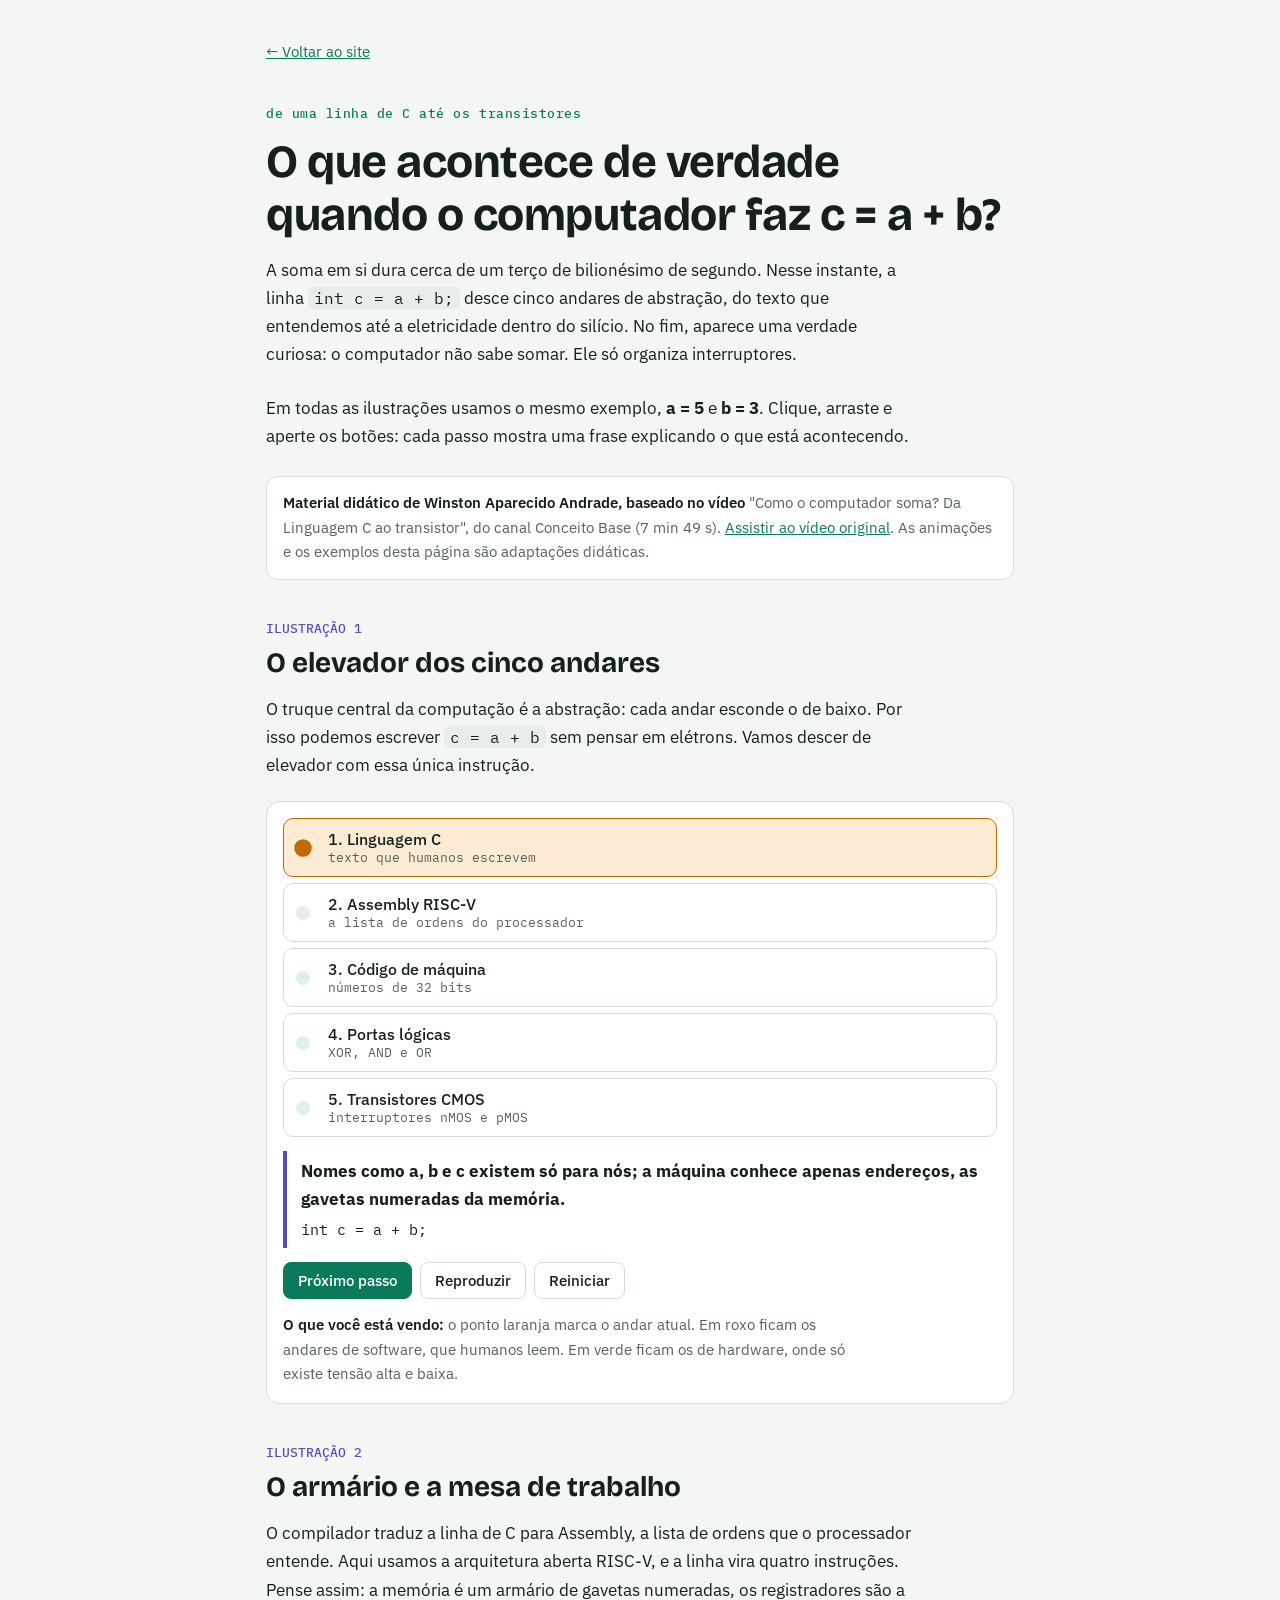
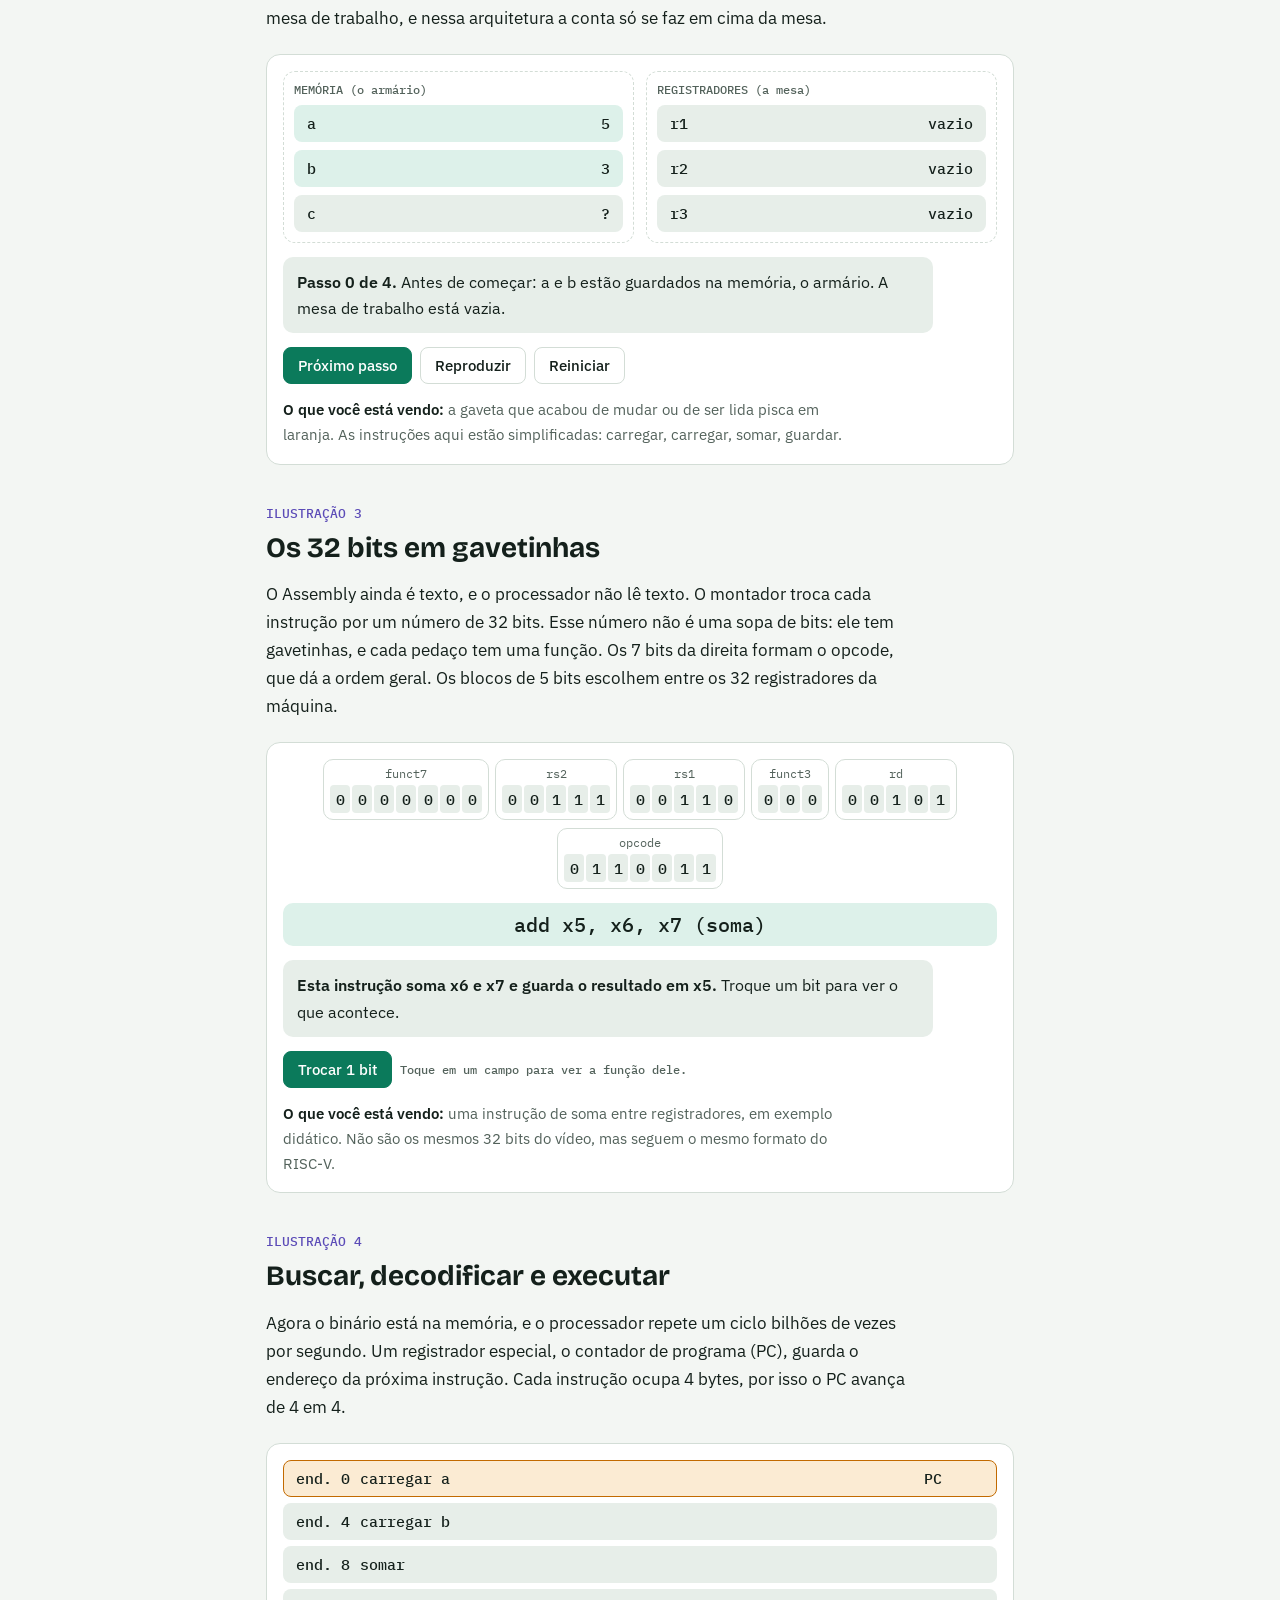
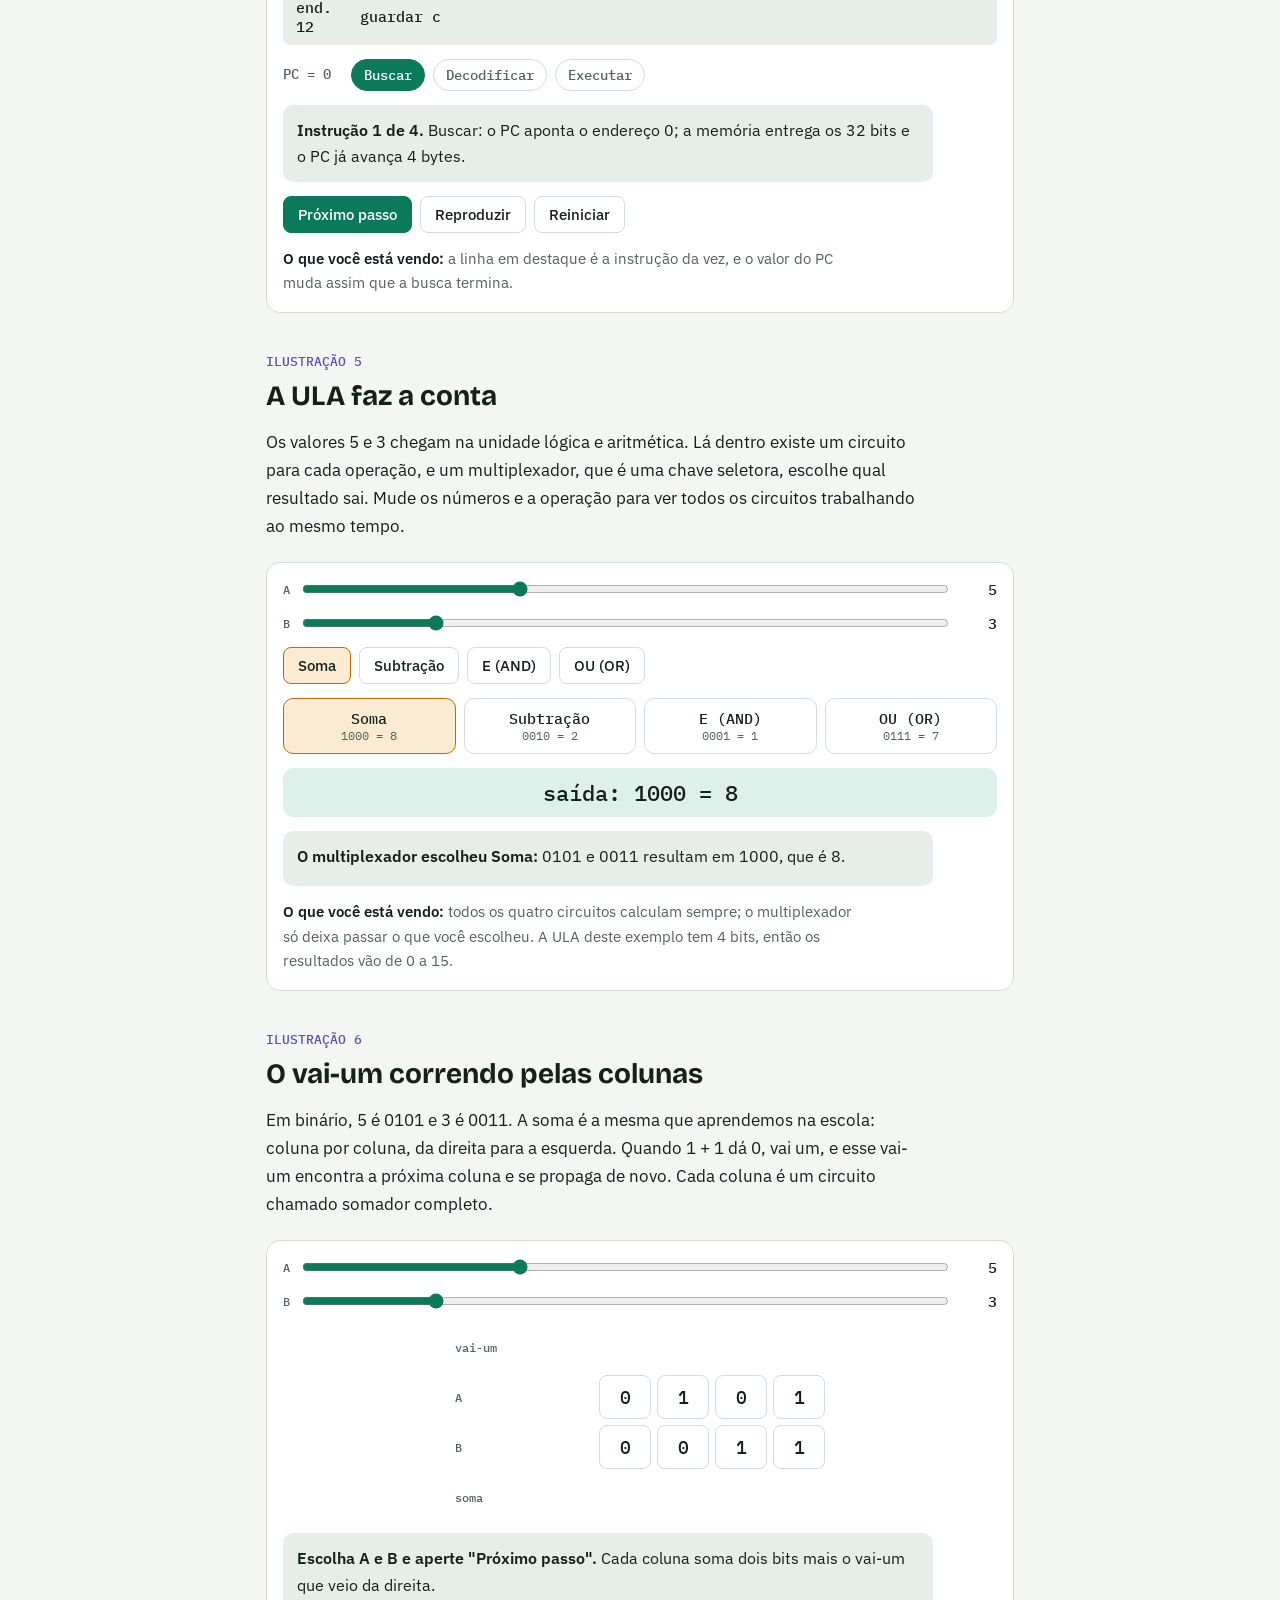
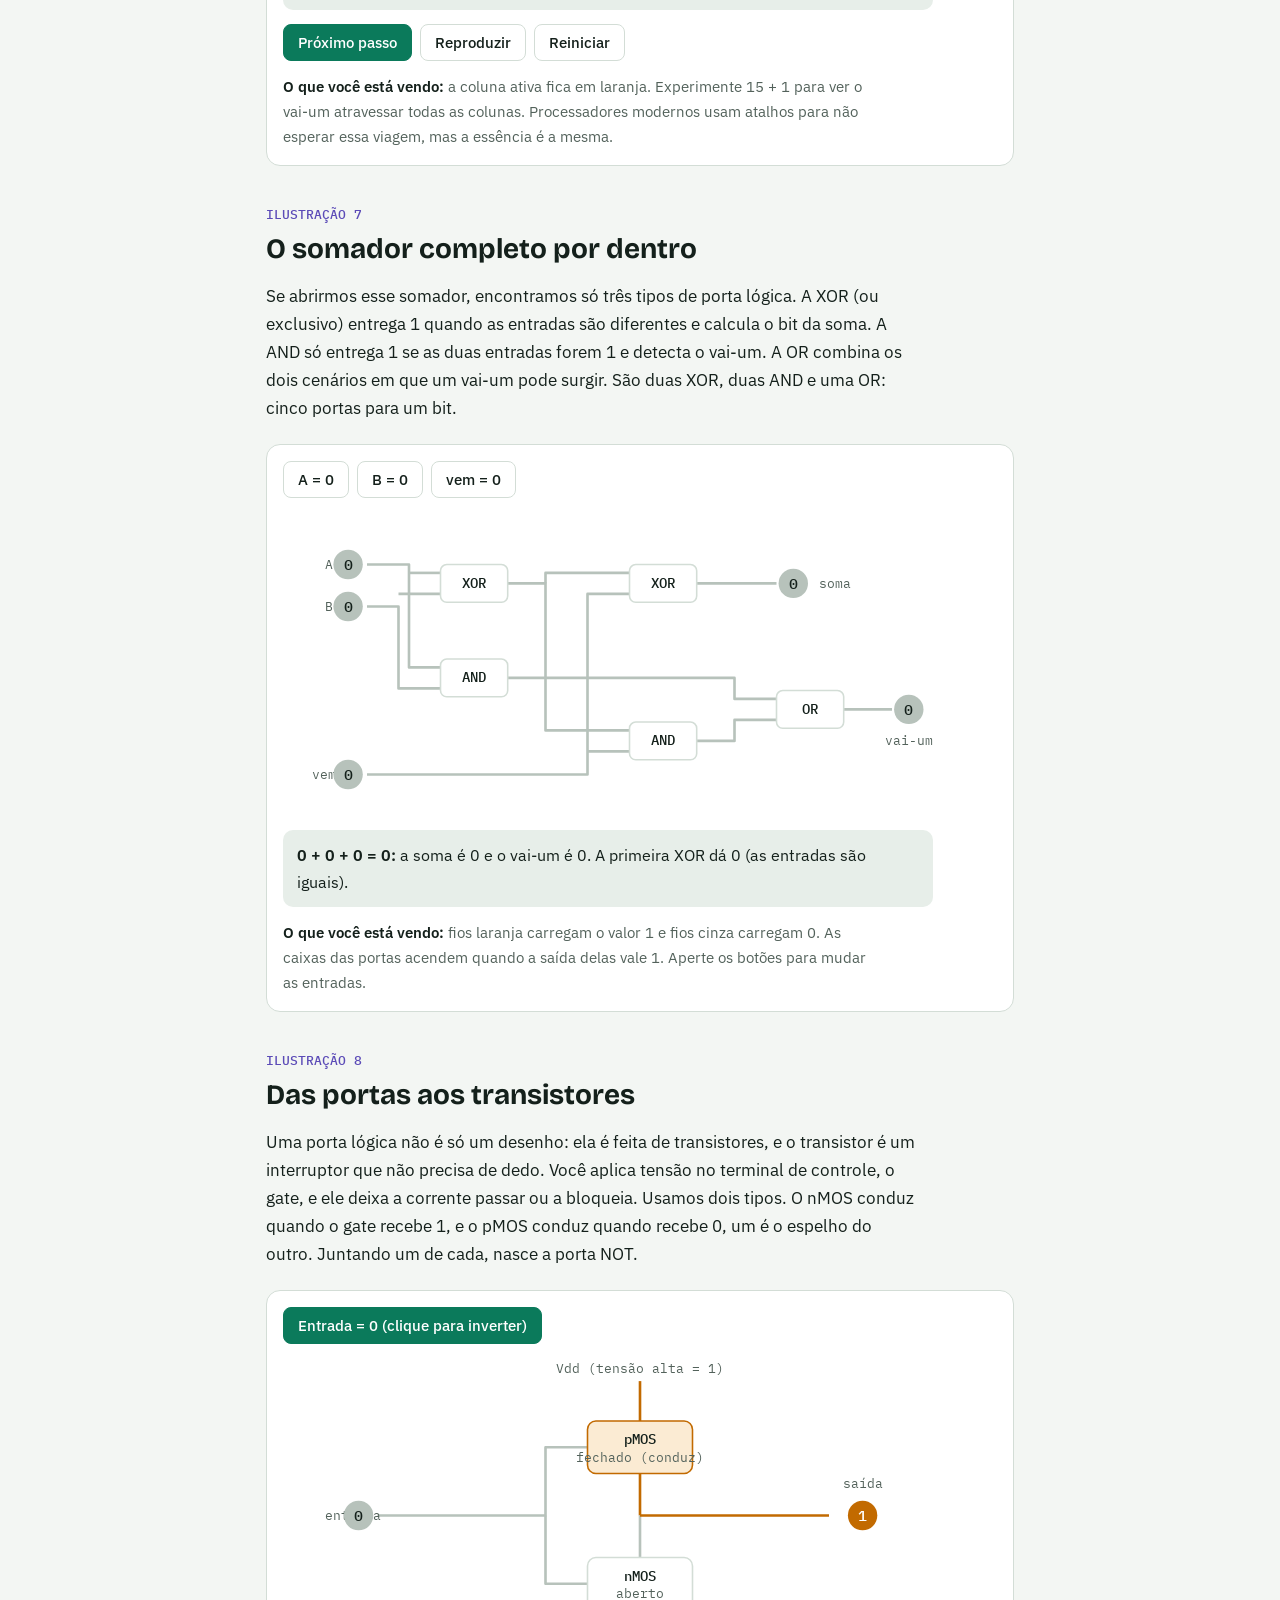
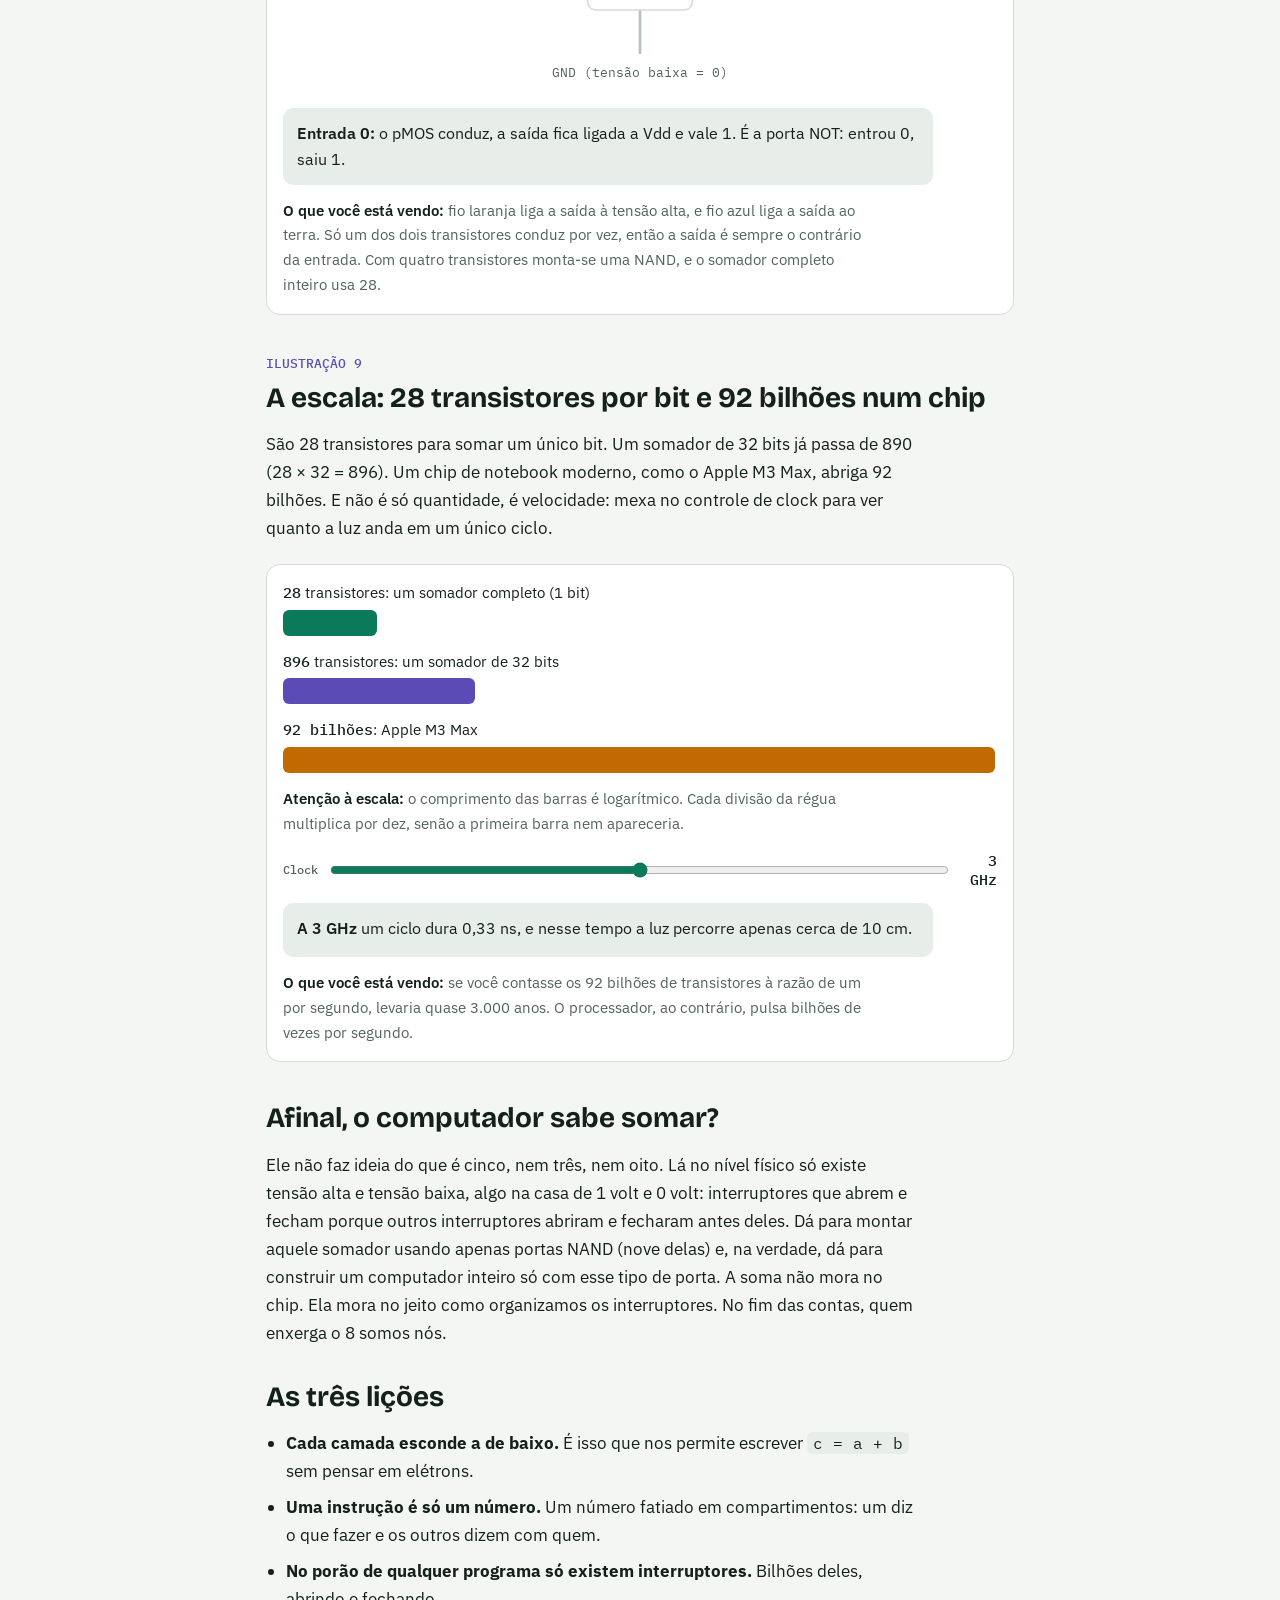
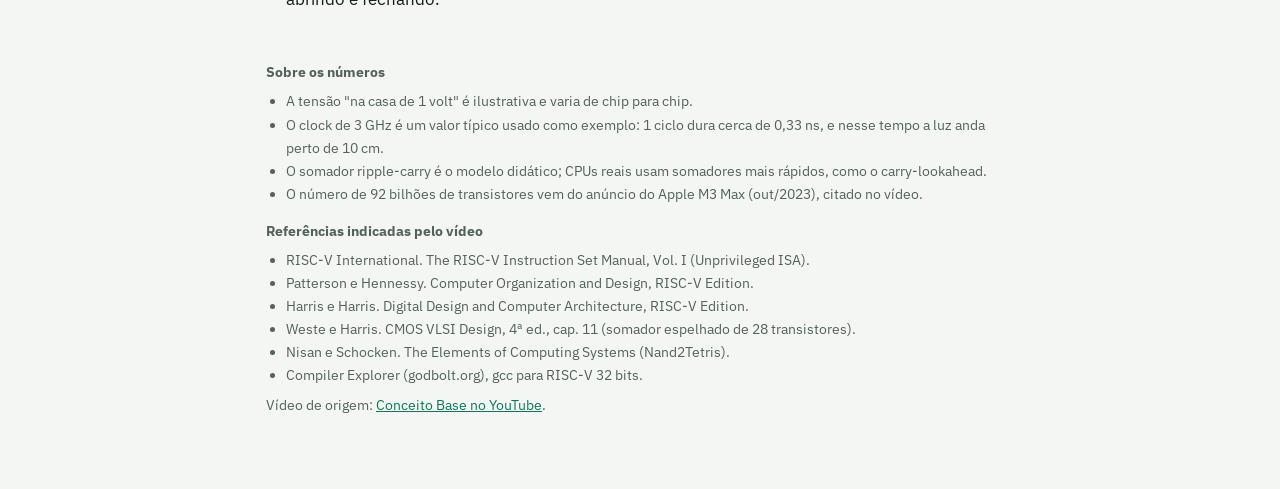
<file: como-o-computador-soma.html>
<!DOCTYPE html>
<html lang="pt-BR">
<head>
<meta charset="utf-8">
<meta name="viewport" content="width=device-width, initial-scale=1">
<title>Como o computador soma? Da linguagem C ao transistor | Winston Aparecido Andrade</title>
<meta name="description" content="Página interativa com ilustrações animadas: o que acontece de verdade quando o computador executa c = a + b, do código C até os transistores.">
<link rel="preconnect" href="https://fonts.googleapis.com">
<link rel="preconnect" href="https://fonts.gstatic.com" crossorigin>
<link href="https://fonts.googleapis.com/css2?family=Bricolage+Grotesque:opsz,wght@12..96,600;12..96,700&family=IBM+Plex+Mono:wght@400;500&family=IBM+Plex+Sans:wght@400;500;600&display=swap" rel="stylesheet">
<style>
/* Layout: coluna única de leitura; cada ilustração é um cartão com controles e uma frase que muda a cada passo. */
:root{
  --bg:#F3F6F3;--surface:#FFFFFF;--ink:#14201B;--muted:#53625B;--line:#D3DDD6;--soft:#E7EEE9;
  --sw:#5B4BB7;--sw-soft:#ECE9FA;--hw:#0B7A5B;--hw-soft:#DDF1EA;
  --sig:#C26A00;--sig-soft:#FBEBD3;--lo:#2F6FDB;--lo-soft:#E0EBFC;--off:#B7C2BB;
  --display:"Bricolage Grotesque","IBM Plex Sans",system-ui,sans-serif;
  --body:"IBM Plex Sans",system-ui,-apple-system,"Segoe UI",sans-serif;
  --mono:"IBM Plex Mono",ui-monospace,Menlo,Consolas,monospace;
  color-scheme:light;
}
@media (prefers-color-scheme:dark){:root:not([data-theme="light"]){
  --bg:#0F1613;--surface:#17211C;--ink:#E6EEE9;--muted:#9AABA2;--line:#2C3B33;--soft:#1F2C26;
  --sw:#A99CF2;--sw-soft:#2A2748;--hw:#4CC9A1;--hw-soft:#173A30;
  --sig:#F2A34A;--sig-soft:#3E2C12;--lo:#6FA2FF;--lo-soft:#1B2A4A;--off:#40504A;color-scheme:dark;}}
:root[data-theme="dark"]{
  --bg:#0F1613;--surface:#17211C;--ink:#E6EEE9;--muted:#9AABA2;--line:#2C3B33;--soft:#1F2C26;
  --sw:#A99CF2;--sw-soft:#2A2748;--hw:#4CC9A1;--hw-soft:#173A30;
  --sig:#F2A34A;--sig-soft:#3E2C12;--lo:#6FA2FF;--lo-soft:#1B2A4A;--off:#40504A;color-scheme:dark;}
*{box-sizing:border-box}
html{scroll-behavior:smooth}
body{margin:0;background:var(--bg);color:var(--ink);font:400 17px/1.65 var(--body)}
main{max-width:780px;margin:0 auto;padding:40px 16px 72px;display:flex;flex-direction:column;gap:40px}
h1,h2{font-family:var(--display);font-weight:700;text-wrap:balance;line-height:1.15;margin:0}
h1{font-size:clamp(30px,6vw,46px);letter-spacing:-.01em}
h2{font-size:clamp(22px,4vw,28px);margin-bottom:6px}
p{margin:0 0 12px;max-width:65ch}
a{color:var(--hw)}
a:focus-visible,button:focus-visible,input:focus-visible{outline:3px solid var(--sig);outline-offset:2px}
.hero{display:flex;flex-direction:column;gap:14px}
.kicker{font:500 13px var(--mono);color:var(--hw);letter-spacing:.04em}
.code{font-family:var(--mono);background:var(--soft);border-radius:6px;padding:1px 6px;font-size:.92em}
.src{background:var(--surface);border:1px solid var(--line);border-radius:12px;padding:14px 16px;font-size:15px;color:var(--muted)}
.src b{color:var(--ink);font-weight:600}
.sec{display:flex;flex-direction:column;gap:10px}
.num{font:500 13px var(--mono);color:var(--sw)}
.fig{background:var(--surface);border:1px solid var(--line);border-radius:14px;padding:16px;display:flex;flex-direction:column;gap:14px;overflow:hidden}
.cap{margin:0;padding:12px 14px;border-radius:10px;background:var(--soft);font-size:16px;min-height:3.4em}
.cap b{font-weight:600}
.row{display:flex;gap:8px;flex-wrap:wrap;align-items:center}
.btn{font:500 15px var(--body);padding:8px 14px;border-radius:8px;border:1px solid var(--line);background:var(--surface);color:var(--ink);cursor:pointer}
.btn:hover{border-color:var(--hw)}
.btn.main{background:var(--hw);border-color:var(--hw);color:#fff}
:root[data-theme="dark"] .btn.main{color:#06130E}
@media (prefers-color-scheme:dark){:root:not([data-theme="light"]) .btn.main{color:#06130E}}
.btn[aria-pressed="true"]{background:var(--sig-soft);border-color:var(--sig);color:var(--ink)}
.lbl{font:500 12px var(--mono);color:var(--muted);text-transform:none}
.see{font-size:15px;color:var(--muted);margin:0}
.see b{color:var(--ink);font-weight:600}

/* andares */
.floors{display:flex;flex-direction:column;gap:6px}
.floor{display:grid;grid-template-columns:22px 1fr;gap:10px;align-items:center;text-align:left;padding:10px 12px;border-radius:10px;border:1px solid var(--line);background:var(--surface);color:var(--ink);cursor:pointer;font:500 16px var(--body)}
.floor .mk{width:14px;height:14px;border-radius:50%;background:var(--off);transition:background .4s,transform .4s}
.floor.sw .mk{background:var(--sw-soft)}.floor.hw .mk{background:var(--hw-soft)}
.floor.on{border-color:var(--sig);background:var(--sig-soft)}
.floor.on .mk{background:var(--sig);transform:scale(1.25)}
.floor small{display:block;font:400 13px var(--mono);color:var(--muted)}
.panel{border-left:4px solid var(--sw);padding:6px 0 6px 14px}
.panel.hw{border-color:var(--hw)}
.panel pre{margin:6px 0 0;font:400 15px/1.5 var(--mono);white-space:pre-wrap;overflow-wrap:anywhere}

/* memória e registradores */
.two{display:grid;grid-template-columns:1fr 1fr;gap:12px}
@media (max-width:520px){.two{grid-template-columns:1fr}}
.box{border:1px dashed var(--line);border-radius:12px;padding:10px;display:flex;flex-direction:column;gap:8px}
.cell{display:flex;justify-content:space-between;align-items:center;padding:8px 12px;border-radius:8px;background:var(--soft);font:500 15px var(--mono);border:1px solid transparent}
.cell.full{background:var(--hw-soft)}
.cell.hit{animation:pulse .9s ease-out;border-color:var(--sig)}
@keyframes pulse{0%{transform:scale(.96);background:var(--sig-soft)}40%{transform:scale(1.04)}100%{transform:scale(1)}}

/* bits */
.fields{display:flex;flex-wrap:wrap;gap:8px 6px;justify-content:center}
.fld{display:flex;flex-direction:column;align-items:center;gap:4px;padding:6px;border-radius:10px;border:1px solid var(--line);background:var(--surface);color:var(--ink);cursor:pointer;font-family:var(--mono)}
.fld.sel{border-color:var(--sig);background:var(--sig-soft)}
.fld .nm{font-size:12px;color:var(--muted)}
.bits{display:flex;gap:2px}
.bit{width:20px;height:28px;display:flex;align-items:center;justify-content:center;border-radius:4px;font:500 15px var(--mono);background:var(--soft)}
.bit.f{background:var(--sig);color:#fff;animation:pulse .9s ease-out}
.mn{font:500 20px var(--mono);text-align:center;padding:8px;border-radius:10px;background:var(--hw-soft)}

/* ciclo */
.mem{display:flex;flex-direction:column;gap:6px}
.ins{display:grid;grid-template-columns:56px 1fr 60px;gap:8px;align-items:center;padding:8px 12px;border-radius:8px;background:var(--soft);font:500 15px var(--mono);border:1px solid transparent}
.ins.cur{border-color:var(--sig);background:var(--sig-soft)}
.ph{display:flex;gap:8px;flex-wrap:wrap}
.chip{padding:6px 12px;border-radius:999px;border:1px solid var(--line);font:500 14px var(--mono);color:var(--muted)}
.chip.on{background:var(--hw);border-color:var(--hw);color:#fff}
:root[data-theme="dark"] .chip.on{color:#06130E}
@media (prefers-color-scheme:dark){:root:not([data-theme="light"]) .chip.on{color:#06130E}}

/* ULA e soma */
.opc{border:1px solid var(--line);border-radius:10px;padding:10px;text-align:center;font:500 15px var(--mono);background:var(--surface);transition:background .3s,border-color .3s}
.opc.sel{background:var(--sig-soft);border-color:var(--sig)}
.opc small{display:block;font-weight:400;color:var(--muted);font-size:12px}
.four{display:grid;grid-template-columns:repeat(4,1fr);gap:8px}
@media (max-width:520px){.four{grid-template-columns:repeat(2,1fr)}}
.out{text-align:center;font:500 22px var(--mono);padding:10px;border-radius:10px;background:var(--hw-soft)}
.sl{display:grid;grid-template-columns:auto 1fr 40px;gap:10px;align-items:center}
.sl input{width:100%;accent-color:var(--hw)}
.sl output{font:500 15px var(--mono);text-align:right}
.add{display:grid;grid-template-columns:80px repeat(5,minmax(0,52px));gap:6px;align-items:center;justify-content:center}
.ac{height:44px;display:flex;align-items:center;justify-content:center;border-radius:8px;border:1px solid var(--line);font:500 18px var(--mono);background:var(--surface);transition:background .3s,opacity .3s}
.ac.on{background:var(--sig-soft);border-color:var(--sig)}
.ac.hid{opacity:0}
.ac.res{background:var(--hw-soft)}

/* svg de circuitos */
svg{width:100%;height:auto;display:block}
.w polyline{fill:none;stroke:var(--off);stroke-width:2.5;stroke-linejoin:round;transition:stroke .3s}
.w.on polyline{stroke:var(--sig)}
.w.lo polyline{stroke:var(--lo)}
.gate rect{fill:var(--surface);stroke:var(--line);stroke-width:1.5;transition:fill .3s,stroke .3s}
.gate.on rect{fill:var(--sig-soft);stroke:var(--sig)}
.gate.lo rect{fill:var(--lo-soft);stroke:var(--lo)}
.tx{font:500 13px var(--mono);fill:var(--ink)}
.tm{font:400 12px var(--mono);fill:var(--muted)}
.node circle{fill:var(--off);transition:fill .3s}
.node.on circle{fill:var(--sig)}
.node text{font:500 14px var(--mono);fill:var(--ink);text-anchor:middle;dominant-baseline:central}
.node.on text{fill:#fff}
:root[data-theme="dark"] .node.on text{fill:#14201B}
@media (prefers-color-scheme:dark){:root:not([data-theme="light"]) .node.on text{fill:#14201B}}

/* escala */
.bar{display:grid;grid-template-columns:1fr;gap:4px}
.bar .t{height:26px;border-radius:6px;background:var(--hw);transition:width .6s}
.bar.sw .t{background:var(--sw)}
.bar.sg .t{background:var(--sig)}
.bar span{font-size:15px}
.bar span b{font-family:var(--mono);font-weight:500}
ul.l{margin:0;padding-left:20px;max-width:65ch}
ul.l li{margin-bottom:8px}
footer{font-size:14px;color:var(--muted);display:flex;flex-direction:column;gap:6px}
footer ul{margin:0;padding-left:20px}
@media (prefers-reduced-motion:reduce){*{animation:none!important;transition:none!important}}
</style>
</head>
<body>
<main>
<a href="index.html#pesquisa" style="font-size:15px">&larr; Voltar ao site</a>

<header class="hero">
  <span class="kicker">de uma linha de C até os transistores</span>
  <h1>O que acontece de verdade quando o computador faz c = a + b?</h1>
  <p>A soma em si dura cerca de um terço de bilionésimo de segundo. Nesse instante, a linha <span class="code">int c = a + b;</span> desce cinco andares de abstração, do texto que entendemos até a eletricidade dentro do silício. No fim, aparece uma verdade curiosa: o computador não sabe somar. Ele só organiza interruptores.</p>
  <p>Em todas as ilustrações usamos o mesmo exemplo, <b>a = 5</b> e <b>b = 3</b>. Clique, arraste e aperte os botões: cada passo mostra uma frase explicando o que está acontecendo.</p>
  <div class="src"><b>Material didático de Winston Aparecido Andrade, baseado no vídeo</b> "Como o computador soma? Da Linguagem C ao transistor", do canal Conceito Base (7 min 49 s). <a href="https://www.youtube.com/watch?v=XuGm37M8c6Q">Assistir ao vídeo original</a>. As animações e os exemplos desta página são adaptações didáticas.</div>
</header>

<section class="sec" id="andares">
  <span class="num">ILUSTRAÇÃO 1</span>
  <h2>O elevador dos cinco andares</h2>
  <p>O truque central da computação é a abstração: cada andar esconde o de baixo. Por isso podemos escrever <span class="code">c = a + b</span> sem pensar em elétrons. Vamos descer de elevador com essa única instrução.</p>
  <div class="fig">
    <div class="floors" id="floors"></div>
    <div class="panel" id="fpanel"></div>
    <div class="row" id="f1-c"></div>
    <p class="see"><b>O que você está vendo:</b> o ponto laranja marca o andar atual. Em roxo ficam os andares de software, que humanos leem. Em verde ficam os de hardware, onde só existe tensão alta e baixa.</p>
  </div>
</section>

<section class="sec" id="armario">
  <span class="num">ILUSTRAÇÃO 2</span>
  <h2>O armário e a mesa de trabalho</h2>
  <p>O compilador traduz a linha de C para Assembly, a lista de ordens que o processador entende. Aqui usamos a arquitetura aberta RISC-V, e a linha vira quatro instruções. Pense assim: a memória é um armário de gavetas numeradas, os registradores são a mesa de trabalho, e nessa arquitetura a conta só se faz em cima da mesa.</p>
  <div class="fig">
    <div class="two">
      <div class="box"><span class="lbl">MEMÓRIA (o armário)</span><div id="m-a" class="cell"></div><div id="m-b" class="cell"></div><div id="m-c" class="cell"></div></div>
      <div class="box"><span class="lbl">REGISTRADORES (a mesa)</span><div id="r-1" class="cell"></div><div id="r-2" class="cell"></div><div id="r-3" class="cell"></div></div>
    </div>
    <p class="cap" id="cap2" aria-live="polite"></p>
    <div class="row" id="f2-c"></div>
    <p class="see"><b>O que você está vendo:</b> a gaveta que acabou de mudar ou de ser lida pisca em laranja. As instruções aqui estão simplificadas: carregar, carregar, somar, guardar.</p>
  </div>
</section>

<section class="sec" id="bits">
  <span class="num">ILUSTRAÇÃO 3</span>
  <h2>Os 32 bits em gavetinhas</h2>
  <p>O Assembly ainda é texto, e o processador não lê texto. O montador troca cada instrução por um número de 32 bits. Esse número não é uma sopa de bits: ele tem gavetinhas, e cada pedaço tem uma função. Os 7 bits da direita formam o opcode, que dá a ordem geral. Os blocos de 5 bits escolhem entre os 32 registradores da máquina.</p>
  <div class="fig">
    <div class="fields" id="fields"></div>
    <div class="mn" id="mn"></div>
    <p class="cap" id="cap3" aria-live="polite"></p>
    <div class="row"><button class="btn main" id="flip" type="button">Trocar 1 bit</button><span class="lbl">Toque em um campo para ver a função dele.</span></div>
    <p class="see"><b>O que você está vendo:</b> uma instrução de soma entre registradores, em exemplo didático. Não são os mesmos 32 bits do vídeo, mas seguem o mesmo formato do RISC-V.</p>
  </div>
</section>

<section class="sec" id="ciclo">
  <span class="num">ILUSTRAÇÃO 4</span>
  <h2>Buscar, decodificar e executar</h2>
  <p>Agora o binário está na memória, e o processador repete um ciclo bilhões de vezes por segundo. Um registrador especial, o contador de programa (PC), guarda o endereço da próxima instrução. Cada instrução ocupa 4 bytes, por isso o PC avança de 4 em 4.</p>
  <div class="fig">
    <div class="mem" id="mem"></div>
    <div class="ph" id="ph"></div>
    <p class="cap" id="cap4" aria-live="polite"></p>
    <div class="row" id="f4-c"></div>
    <p class="see"><b>O que você está vendo:</b> a linha em destaque é a instrução da vez, e o valor do PC muda assim que a busca termina.</p>
  </div>
</section>

<section class="sec" id="ula">
  <span class="num">ILUSTRAÇÃO 5</span>
  <h2>A ULA faz a conta</h2>
  <p>Os valores 5 e 3 chegam na unidade lógica e aritmética. Lá dentro existe um circuito para cada operação, e um multiplexador, que é uma chave seletora, escolhe qual resultado sai. Mude os números e a operação para ver todos os circuitos trabalhando ao mesmo tempo.</p>
  <div class="fig">
    <div class="sl"><span class="lbl">A</span><input type="range" id="ua" min="0" max="15" value="5" aria-label="Valor de A"><output id="uav">5</output></div>
    <div class="sl"><span class="lbl">B</span><input type="range" id="ub" min="0" max="15" value="3" aria-label="Valor de B"><output id="ubv">3</output></div>
    <div class="row" id="ops"></div>
    <div class="four" id="four"></div>
    <div class="out" id="uout"></div>
    <p class="cap" id="cap5" aria-live="polite"></p>
    <p class="see"><b>O que você está vendo:</b> todos os quatro circuitos calculam sempre; o multiplexador só deixa passar o que você escolheu. A ULA deste exemplo tem 4 bits, então os resultados vão de 0 a 15.</p>
  </div>
</section>

<section class="sec" id="vaium">
  <span class="num">ILUSTRAÇÃO 6</span>
  <h2>O vai-um correndo pelas colunas</h2>
  <p>Em binário, 5 é 0101 e 3 é 0011. A soma é a mesma que aprendemos na escola: coluna por coluna, da direita para a esquerda. Quando 1 + 1 dá 0, vai um, e esse vai-um encontra a próxima coluna e se propaga de novo. Cada coluna é um circuito chamado somador completo.</p>
  <div class="fig">
    <div class="sl"><span class="lbl">A</span><input type="range" id="sa" min="0" max="15" value="5" aria-label="Valor de A"><output id="sav">5</output></div>
    <div class="sl"><span class="lbl">B</span><input type="range" id="sb" min="0" max="15" value="3" aria-label="Valor de B"><output id="sbv">3</output></div>
    <div class="add" id="add"></div>
    <p class="cap" id="cap6" aria-live="polite"></p>
    <div class="row" id="f6-c"></div>
    <p class="see"><b>O que você está vendo:</b> a coluna ativa fica em laranja. Experimente 15 + 1 para ver o vai-um atravessar todas as colunas. Processadores modernos usam atalhos para não esperar essa viagem, mas a essência é a mesma.</p>
  </div>
</section>

<section class="sec" id="completo">
  <span class="num">ILUSTRAÇÃO 7</span>
  <h2>O somador completo por dentro</h2>
  <p>Se abrirmos esse somador, encontramos só três tipos de porta lógica. A XOR (ou exclusivo) entrega 1 quando as entradas são diferentes e calcula o bit da soma. A AND só entrega 1 se as duas entradas forem 1 e detecta o vai-um. A OR combina os dois cenários em que um vai-um pode surgir. São duas XOR, duas AND e uma OR: cinco portas para um bit.</p>
  <div class="fig">
    <div class="row" id="fa-b"></div>
    <svg viewBox="0 0 680 290" role="img" aria-label="Somador completo com cinco portas: duas XOR, duas AND e uma OR">
      <g class="w" id="w-a"><polyline points="80,50 120,50 120,148 150,148"/><polyline points="120,58 150,58"/></g>
      <g class="w" id="w-b"><polyline points="80,90 110,90 110,168 150,168"/><polyline points="110,78 150,78"/></g>
      <g class="w" id="w-x"><polyline points="214,68 250,68 250,208 330,208"/><polyline points="250,68 250,58 330,58"/></g>
      <g class="w" id="w-c"><polyline points="80,250 290,250 290,78 330,78"/><polyline points="290,228 330,228"/></g>
      <g class="w" id="w-a1"><polyline points="214,158 430,158 430,178 470,178"/></g>
      <g class="w" id="w-a2"><polyline points="394,218 430,218 430,198 470,198"/></g>
      <g class="w" id="w-s"><polyline points="394,68 470,68"/></g>
      <g class="w" id="w-o"><polyline points="534,188 580,188"/></g>
      <g class="gate" id="g-x1"><rect x="150" y="50" width="64" height="36" rx="6"/><text class="tx" x="182" y="72" text-anchor="middle">XOR</text></g>
      <g class="gate" id="g-a1"><rect x="150" y="140" width="64" height="36" rx="6"/><text class="tx" x="182" y="162" text-anchor="middle">AND</text></g>
      <g class="gate" id="g-x2"><rect x="330" y="50" width="64" height="36" rx="6"/><text class="tx" x="362" y="72" text-anchor="middle">XOR</text></g>
      <g class="gate" id="g-a2"><rect x="330" y="200" width="64" height="36" rx="6"/><text class="tx" x="362" y="222" text-anchor="middle">AND</text></g>
      <g class="gate" id="g-o"><rect x="470" y="170" width="64" height="36" rx="6"/><text class="tx" x="502" y="192" text-anchor="middle">OR</text></g>
      <text class="tm" x="40" y="54">A</text><text class="tm" x="40" y="94">B</text><text class="tm" x="28" y="254">vem</text>
      <g class="node" id="n-a"><circle cx="62" cy="50" r="14"/><text x="62" y="50">0</text></g>
      <g class="node" id="n-b"><circle cx="62" cy="90" r="14"/><text x="62" y="90">0</text></g>
      <g class="node" id="n-c"><circle cx="62" cy="250" r="14"/><text x="62" y="250">0</text></g>
      <g class="node" id="n-s"><circle cx="486" cy="68" r="14"/><text x="486" y="68">0</text></g>
      <g class="node" id="n-o"><circle cx="596" cy="188" r="14"/><text x="596" y="188">0</text></g>
      <text class="tm" x="510" y="72">soma</text>
      <text class="tm" x="596" y="222" text-anchor="middle">vai-um</text>
    </svg>
    <p class="cap" id="cap7" aria-live="polite"></p>
    <p class="see"><b>O que você está vendo:</b> fios laranja carregam o valor 1 e fios cinza carregam 0. As caixas das portas acendem quando a saída delas vale 1. Aperte os botões para mudar as entradas.</p>
  </div>
</section>

<section class="sec" id="cmos">
  <span class="num">ILUSTRAÇÃO 8</span>
  <h2>Das portas aos transistores</h2>
  <p>Uma porta lógica não é só um desenho: ela é feita de transistores, e o transistor é um interruptor que não precisa de dedo. Você aplica tensão no terminal de controle, o gate, e ele deixa a corrente passar ou a bloqueia. Usamos dois tipos. O nMOS conduz quando o gate recebe 1, e o pMOS conduz quando recebe 0, um é o espelho do outro. Juntando um de cada, nasce a porta NOT.</p>
  <div class="fig">
    <div class="row" id="nt-b"></div>
    <svg viewBox="0 0 680 320" role="img" aria-label="Porta NOT feita com um transistor pMOS e um nMOS">
      <g class="w on" id="s-1"><polyline points="340,22 340,60"/></g>
      <g class="w" id="s-2"><polyline points="340,110 340,150"/></g>
      <g class="w" id="s-3"><polyline points="340,150 340,190"/></g>
      <g class="w" id="s-4"><polyline points="340,240 340,282"/></g>
      <g class="w" id="s-in"><polyline points="90,150 250,150 250,85 290,85"/><polyline points="250,150 250,215 290,215"/></g>
      <g class="w" id="s-out"><polyline points="340,150 520,150"/></g>
      <g class="gate" id="t-p"><rect x="290" y="60" width="100" height="50" rx="8"/><text class="tx" x="340" y="82" text-anchor="middle">pMOS</text><text class="tm" id="tp-s" x="340" y="99" text-anchor="middle">aberto</text></g>
      <g class="gate" id="t-n"><rect x="290" y="190" width="100" height="50" rx="8"/><text class="tx" x="340" y="212" text-anchor="middle">nMOS</text><text class="tm" id="tn-s" x="340" y="229" text-anchor="middle">aberto</text></g>
      <text class="tm" x="340" y="14" text-anchor="middle">Vdd (tensão alta = 1)</text>
      <text class="tm" x="340" y="304" text-anchor="middle">GND (tensão baixa = 0)</text>
      <text class="tm" x="40" y="154">entrada</text>
      <text class="tm" x="552" y="124" text-anchor="middle">saída</text>
      <g class="node" id="nt-i"><circle cx="72" cy="150" r="14"/><text x="72" y="150">0</text></g>
      <g class="node" id="nt-o"><circle cx="552" cy="150" r="14"/><text x="552" y="150">1</text></g>
    </svg>
    <p class="cap" id="cap8" aria-live="polite"></p>
    <p class="see"><b>O que você está vendo:</b> fio laranja liga a saída à tensão alta, e fio azul liga a saída ao terra. Só um dos dois transistores conduz por vez, então a saída é sempre o contrário da entrada. Com quatro transistores monta-se uma NAND, e o somador completo inteiro usa 28.</p>
  </div>
</section>

<section class="sec" id="escala">
  <span class="num">ILUSTRAÇÃO 9</span>
  <h2>A escala: 28 transistores por bit e 92 bilhões num chip</h2>
  <p>São 28 transistores para somar um único bit. Um somador de 32 bits já passa de 890 (28 × 32 = 896). Um chip de notebook moderno, como o Apple M3 Max, abriga 92 bilhões. E não é só quantidade, é velocidade: mexa no controle de clock para ver quanto a luz anda em um único ciclo.</p>
  <div class="fig">
    <div class="bar"><span><b>28</b> transistores: um somador completo (1 bit)</span><div class="t" id="b1"></div></div>
    <div class="bar sw"><span><b>896</b> transistores: um somador de 32 bits</span><div class="t" id="b2"></div></div>
    <div class="bar sg"><span><b>92 bilhões</b>: Apple M3 Max</span><div class="t" id="b3"></div></div>
    <p class="see"><b>Atenção à escala:</b> o comprimento das barras é logarítmico. Cada divisão da régua multiplica por dez, senão a primeira barra nem apareceria.</p>
    <div class="sl"><span class="lbl">Clock</span><input type="range" id="ck" min="1" max="5" step="0.5" value="3" aria-label="Clock em gigahertz"><output id="ckv">3 GHz</output></div>
    <p class="cap" id="cap9" aria-live="polite"></p>
    <p class="see"><b>O que você está vendo:</b> se você contasse os 92 bilhões de transistores à razão de um por segundo, levaria quase 3.000 anos. O processador, ao contrário, pulsa bilhões de vezes por segundo.</p>
  </div>
</section>

<section class="sec" id="afinal">
  <h2>Afinal, o computador sabe somar?</h2>
  <p>Ele não faz ideia do que é cinco, nem três, nem oito. Lá no nível físico só existe tensão alta e tensão baixa, algo na casa de 1 volt e 0 volt: interruptores que abrem e fecham porque outros interruptores abriram e fecharam antes deles. Dá para montar aquele somador usando apenas portas NAND (nove delas) e, na verdade, dá para construir um computador inteiro só com esse tipo de porta. A soma não mora no chip. Ela mora no jeito como organizamos os interruptores. No fim das contas, quem enxerga o 8 somos nós.</p>
  <h2 style="margin-top:12px">As três lições</h2>
  <ul class="l">
    <li><b>Cada camada esconde a de baixo.</b> É isso que nos permite escrever <span class="code">c = a + b</span> sem pensar em elétrons.</li>
    <li><b>Uma instrução é só um número.</b> Um número fatiado em compartimentos: um diz o que fazer e os outros dizem com quem.</li>
    <li><b>No porão de qualquer programa só existem interruptores.</b> Bilhões deles, abrindo e fechando.</li>
  </ul>
</section>

<footer>
  <b>Sobre os números</b>
  <ul>
    <li>A tensão "na casa de 1 volt" é ilustrativa e varia de chip para chip.</li>
    <li>O clock de 3 GHz é um valor típico usado como exemplo: 1 ciclo dura cerca de 0,33 ns, e nesse tempo a luz anda perto de 10 cm.</li>
    <li>O somador ripple-carry é o modelo didático; CPUs reais usam somadores mais rápidos, como o carry-lookahead.</li>
    <li>O número de 92 bilhões de transistores vem do anúncio do Apple M3 Max (out/2023), citado no vídeo.</li>
  </ul>
  <b style="margin-top:8px">Referências indicadas pelo vídeo</b>
  <ul>
    <li>RISC-V International. The RISC-V Instruction Set Manual, Vol. I (Unprivileged ISA).</li>
    <li>Patterson e Hennessy. Computer Organization and Design, RISC-V Edition.</li>
    <li>Harris e Harris. Digital Design and Computer Architecture, RISC-V Edition.</li>
    <li>Weste e Harris. CMOS VLSI Design, 4ª ed., cap. 11 (somador espelhado de 28 transistores).</li>
    <li>Nisan e Schocken. The Elements of Computing Systems (Nand2Tetris).</li>
    <li>Compiler Explorer (godbolt.org), gcc para RISC-V 32 bits.</li>
  </ul>
  <span>Vídeo de origem: <a href="https://www.youtube.com/watch?v=XuGm37M8c6Q">Conceito Base no YouTube</a>.</span>
</footer>
</main>

<script>
var $=function(i){return document.getElementById(i)};
function bin(n,w){var s=n.toString(2);while(s.length<w)s='0'+s;return s}
function pulse(el){if(!el)return;el.classList.remove('hit');void el.offsetWidth;el.classList.add('hit')}
function ctl(id,n,render,delay){
  var s=0,t=null;
  $(id+'-c').innerHTML='<button class="btn main" type="button">Próximo passo</button><button class="btn" type="button">Reproduzir</button><button class="btn" type="button">Reiniciar</button>';
  var b=$(id+'-c').querySelectorAll('button');
  function stop(){if(t){clearInterval(t);t=null}}
  function go(v){s=v;render(s)}
  b[0].onclick=function(){stop();if(s<n)go(s+1)};
  b[1].onclick=function(){stop();go(0);t=setInterval(function(){if(s>=n){stop();return}go(s+1)},delay||1600)};
  b[2].onclick=function(){stop();go(0)};
  go(0);
  return {set:function(v){stop();go(v)}};
}

/* 1. andares */
var FL=[
 {n:'1. Linguagem C',s:'texto que humanos escrevem',k:'sw',code:'int c = a + b;',t:'Nomes como a, b e c existem só para nós; a máquina conhece apenas endereços, as gavetas numeradas da memória.'},
 {n:'2. Assembly RISC-V',s:'a lista de ordens do processador',k:'sw',code:'carregar a\ncarregar b\nsomar\nguardar c',t:'O compilador traduz a linha em quatro ordens: trazer a, trazer b, somar e guardar o resultado em c.'},
 {n:'3. Código de máquina',s:'números de 32 bits',k:'hw',code:'0000000 00111 00110 000 00101 0110011',t:'O montador troca cada ordem por um número de 32 bits, repartido em campos com funções diferentes.'},
 {n:'4. Portas lógicas',s:'XOR, AND e OR',k:'hw',code:'soma = A XOR B XOR vem\nvai = (A AND B) OR (x AND vem)',t:'Cada bit da soma passa por cinco portas lógicas (duas XOR, duas AND e uma OR) que formam o somador completo.'},
 {n:'5. Transistores CMOS',s:'interruptores nMOS e pMOS',k:'hw',code:'1 par nMOS + pMOS = porta NOT\n28 transistores = somador de 1 bit',t:'Cada porta é feita de transistores, interruptores que abrem e fecham por tensão elétrica, sem ninguém apertar.'}
];
var fl=$('floors');
FL.forEach(function(f,i){
  var b=document.createElement('button');b.type='button';b.className='floor '+f.k;
  b.innerHTML='<span class="mk"></span><span>'+f.n+'<small>'+f.s+'</small></span>';
  b.onclick=function(){c1.set(i)};fl.appendChild(b);
});
var c1=ctl('f1',4,function(s){
  var bs=fl.children;for(var i=0;i<bs.length;i++)bs[i].classList.toggle('on',i===s);
  var f=FL[s];var p=$('fpanel');p.className='panel '+(f.k==='hw'?'hw':'');
  p.innerHTML='<b>'+f.t+'</b><pre></pre>';p.querySelector('pre').textContent=f.code;
},2200);

/* 2. armário e mesa */
var T2=[
 'Antes de começar: a e b estão guardados na memória, o armário. A mesa de trabalho está vazia.',
 'Carregar a: o 5 sai da gaveta de a e vai para o registrador r1, em cima da mesa.',
 'Carregar b: o 3 sai da gaveta de b e vai para o registrador r2.',
 'Somar: a ULA calcula r1 + r2 e o 8 aparece em r3. A conta só se faz em cima da mesa.',
 'Guardar: o 8 volta de r3 para a gaveta de c, no armário. A linha de C terminou.'
];
function setCell(id,label,val,full,hit){var e=$(id);e.innerHTML='<span>'+label+'</span><span>'+val+'</span>';e.classList.toggle('full',full);if(hit)pulse(e);else e.classList.remove('hit')}
ctl('f2',4,function(s){
  setCell('m-a','a','5',true,s===1);setCell('m-b','b','3',true,s===2);setCell('m-c','c',s>=4?'8':'?',s>=4,s===4);
  setCell('r-1','r1',s>=1?'5':'vazio',s>=1,s===1);setCell('r-2','r2',s>=2?'3':'vazio',s>=2,s===2);setCell('r-3','r3',s>=3?'8':'vazio',s>=3,s===3||s===4);
  $('cap2').innerHTML='<b>Passo '+s+' de 4.</b> '+T2[s];
},2200);

/* 3. bits */
var FD=[
 {n:'funct7',b:'0000000',d:'funct7: refina o detalhe da operação. Aqui um único bit decide entre somar e subtrair.'},
 {n:'rs2',b:'00111',d:'rs2: registrador de origem 2, escolhido entre os 32 da máquina (cinco bits bastam).'},
 {n:'rs1',b:'00110',d:'rs1: registrador de origem 1.'},
 {n:'funct3',b:'000',d:'funct3: outro campo que refina o detalhe da operação.'},
 {n:'rd',b:'00101',d:'rd: registrador de destino, onde o resultado vai parar.'},
 {n:'opcode',b:'0110011',d:'opcode: os 7 bits da direita dão a ordem geral. 0110011 quer dizer operação entre registradores.'}
];
var f7=FD[0].b.split(''),sel3=-1;
function draw3(fl3){
  var h='';FD.forEach(function(f,i){
    var bits=(i===0?f7.join(''):f.b).split('').map(function(x,j){var fl=(i===0&&j===1&&fl3)?' f':'';return '<span class="bit'+fl+'">'+x+'</span>'}).join('');
    h+='<button type="button" class="fld'+(sel3===i?' sel':'')+'" data-i="'+i+'"><span class="nm">'+f.n+'</span><span class="bits">'+bits+'</span></button>';
  });
  $('fields').innerHTML=h;
  var sub=f7.join('')==='0100000';
  $('mn').textContent=(sub?'sub':'add')+' x5, x6, x7  ('+(sub?'subtração':'soma')+')';
  $('cap3').innerHTML=sel3>=0?'<b>'+FD[sel3].d+'</b>':(sub?'<b>Mudamos um único bit e a instrução deixou de somar: virou subtração.</b>':'<b>Esta instrução soma x6 e x7 e guarda o resultado em x5.</b> Troque um bit para ver o que acontece.');
  var fs=$('fields').querySelectorAll('.fld');
  for(var k=0;k<fs.length;k++)fs[k].onclick=(function(kk){return function(){sel3=kk;draw3(false)}})(k);
}
$('flip').onclick=function(){f7[1]=f7[1]==='0'?'1':'0';sel3=-1;draw3(true)};
draw3(false);

/* 4. ciclo */
var IN=['carregar a','carregar b','somar','guardar c'];
var EX=['O 5 sai da memória e vai para um registrador.','O 3 sai da memória e vai para outro registrador.','A ULA recebe 5 e 3 e devolve 8.','O 8 é levado para a gaveta de c.'];
var PH=['Buscar','Decodificar','Executar'];
ctl('f4',11,function(s){
  var i=Math.floor(s/3),p=s%3,pc=(p===0?i:i+1)*4;
  var h='';IN.forEach(function(x,k){h+='<div class="ins'+(k===i?' cur':'')+'"><span>end. '+(k*4)+'</span><span>'+x+'</span><span>'+(k===i?'PC':'')+'</span></div>'});
  $('mem').innerHTML=h;
  $('ph').innerHTML='<span class="chip" style="border:0;padding-left:0">PC = '+pc+'</span>'+PH.map(function(x,k){return '<span class="chip'+(k===p?' on':'')+'">'+x+'</span>'}).join('');
  var t=[
   'Buscar: o PC aponta o endereço '+(i*4)+'; a memória entrega os 32 bits e o PC já avança 4 bytes.',
   'Decodificar: os bits de "'+IN[i]+'" viram fios com ou sem tensão, e a unidade de controle liga as chaves certas.',
   'Executar: '+EX[i]
  ][p];
  $('cap4').innerHTML='<b>Instrução '+(i+1)+' de 4.</b> '+t;
},1800);

/* 5. ULA */
var OPS=[['Soma',function(a,b){return (a+b)&15}],['Subtração',function(a,b){return (a-b)&15}],['E (AND)',function(a,b){return a&b}],['OU (OR)',function(a,b){return a|b}]];
var op=0;
function ula(){
  var a=+$('ua').value,b=+$('ub').value;$('uav').textContent=a;$('ubv').textContent=b;
  $('four').innerHTML=OPS.map(function(o,i){var r=o[1](a,b);return '<div class="opc'+(i===op?' sel':'')+'">'+o[0]+'<small>'+bin(r,4)+' = '+r+'</small></div>'}).join('');
  var r=OPS[op][1](a,b);
  $('uout').textContent='saída: '+bin(r,4)+' = '+r;
  $('cap5').innerHTML='<b>O multiplexador escolheu '+OPS[op][0]+':</b> '+bin(a,4)+' e '+bin(b,4)+' resultam em '+bin(r,4)+', que é '+r+'.';
  var bs=$('ops').children;for(var i=0;i<bs.length;i++)bs[i].setAttribute('aria-pressed',i===op?'true':'false');
}
OPS.forEach(function(o,i){var b=document.createElement('button');b.type='button';b.className='btn';b.textContent=o[0];b.onclick=function(){op=i;ula()};$('ops').appendChild(b)});
$('ua').oninput=ula;$('ub').oninput=ula;ula();

/* 6. vai-um */
var c6;
function info6(){
  var a=+$('sa').value,b=+$('sb').value,cin=0,r=[];
  for(var k=0;k<4;k++){var x=(a>>k)&1,y=(b>>k)&1,t=x+y+cin,s=t%2,co=t>1?1:0;r.push({x:x,y:y,cin:cin,t:t,s:s,co:co});cin=co}
  return {a:a,b:b,r:r};
}
function draw6(st){
  var I=info6();$('sav').textContent=I.a;$('sbv').textContent=I.b;
  var rows=['vai-um','A','B','soma'],h='';
  for(var q=0;q<4;q++){
    h+='<span class="lbl">'+rows[q]+'</span>';
    for(var d=0;d<5;d++){
      var k=4-d,txt='',cls='ac',on=false;
      if(d===0){
        if(q===3&&st===4&&I.r[3].co===1){txt='1';cls+=' res'}else cls+=' hid';
      }else{
        var c=I.r[k];
        if(q===0){if(k<st){txt=c.cin}else cls+=' hid'}
        else if(q===1)txt=c.x;
        else if(q===2)txt=c.y;
        else{if(k<st){txt=c.s;cls+=' res'}else cls+=' hid'}
        if(k===st-1)on=true;
      }
      h+='<span class="'+cls+(on?' on':'')+'">'+txt+'</span>';
    }
  }
  $('add').innerHTML=h;
  if(st===0)$('cap6').innerHTML='<b>Escolha A e B e aperte "Próximo passo".</b> Cada coluna soma dois bits mais o vai-um que veio da direita.';
  else{
    var c=I.r[st-1];var t=c.x+' + '+c.y+' + '+c.cin+' = '+c.t+': fica '+c.s+' na coluna e vai '+c.co+' para a esquerda.';
    if(st===4){var v=I.a+I.b;t+=' Resultado: '+bin(v,v>15?5:4)+' = '+v+(v>15?' (o vai-um final não cabe em 4 bits).':'.')}
    $('cap6').innerHTML='<b>Coluna '+st+' (da direita).</b> '+t;
  }
}
c6=ctl('f6',4,draw6,1700);
$('sa').oninput=function(){c6.set(0)};$('sb').oninput=function(){c6.set(0)};

/* 7. somador completo */
var V={a:0,b:0,c:0};
['a','b','c'].forEach(function(k){
  var b=document.createElement('button');b.type='button';b.className='btn';b.id='fb-'+k;
  b.onclick=function(){V[k]=1-V[k];fa()};$('fa-b').appendChild(b);
});
function onoff(id,v){$(id).classList.toggle('on',!!v)}
function fa(){
  var a=V.a,b=V.b,c=V.c,x=a^b,s=x^c,a1=a&b,a2=x&c,o=a1|a2;
  ['a','b','c'].forEach(function(k){var e=$('fb-'+k);e.textContent=(k==='c'?'vem':k.toUpperCase())+' = '+V[k];e.setAttribute('aria-pressed',V[k]?'true':'false')});
  onoff('w-a',a);onoff('w-b',b);onoff('w-c',c);onoff('w-x',x);onoff('w-a1',a1);onoff('w-a2',a2);onoff('w-s',s);onoff('w-o',o);
  onoff('g-x1',x);onoff('g-a1',a1);onoff('g-x2',s);onoff('g-a2',a2);onoff('g-o',o);
  var N={'n-a':a,'n-b':b,'n-c':c,'n-s':s,'n-o':o};
  for(var k in N){$(k).classList.toggle('on',!!N[k]);$(k).querySelector('text').textContent=N[k]}
  $('cap7').innerHTML='<b>'+a+' + '+b+' + '+c+' = '+(a+b+c)+':</b> a soma é '+s+' e o vai-um é '+o+'. A primeira XOR dá '+x+' ('+(x?'as entradas são diferentes':'as entradas são iguais')+').';
}
fa();

/* 8. NOT */
var IV=0;
var nb=document.createElement('button');nb.type='button';nb.className='btn main';nb.onclick=function(){IV=1-IV;nt()};$('nt-b').appendChild(nb);
function cls(id,c){$(id).setAttribute('class',c)}
function nt(){
  var p=IV===0,n=IV===1,out=p?1:0;
  nb.textContent='Entrada = '+IV+' (clique para inverter)';
  cls('t-p','gate'+(p?' on':''));cls('t-n','gate'+(n?' lo':''));
  $('tp-s').textContent=p?'fechado (conduz)':'aberto';$('tn-s').textContent=n?'fechado (conduz)':'aberto';
  cls('s-2','w'+(p?' on':''));cls('s-3','w'+(n?' lo':''));cls('s-4','w'+(n?' lo':''));
  cls('s-in','w'+(IV?' on':''));cls('s-out','w'+(out?' on':' lo'));
  cls('nt-i','node'+(IV?' on':''));$('nt-i').querySelector('text').textContent=IV;
  cls('nt-o','node'+(out?' on':''));$('nt-o').querySelector('text').textContent=out;
  $('cap8').innerHTML='<b>Entrada '+IV+':</b> o '+(p?'pMOS':'nMOS')+' conduz, a saída fica ligada a '+(p?'Vdd':'GND')+' e vale '+out+'. É a porta NOT: entrou '+IV+', saiu '+out+'.';
}
nt();

/* 9. escala */
function lg(v){return Math.log10(v)/11*100}
$('b1').style.width=lg(28)+'%';$('b2').style.width=lg(896)+'%';$('b3').style.width=lg(92e9)+'%';
function ck(){
  var f=+$('ck').value,ns=1/f,cm=29.9792458/f;
  $('ckv').textContent=f+' GHz';
  var fmt=function(x){return x.toFixed(2).replace('.',',')};
  $('cap9').innerHTML='<b>A '+f+' GHz</b> um ciclo dura '+fmt(ns)+' ns, e nesse tempo a luz percorre apenas cerca de '+cm.toFixed(0)+' cm.';
}
$('ck').oninput=ck;ck();
</script>
</body>
</html>
</file>
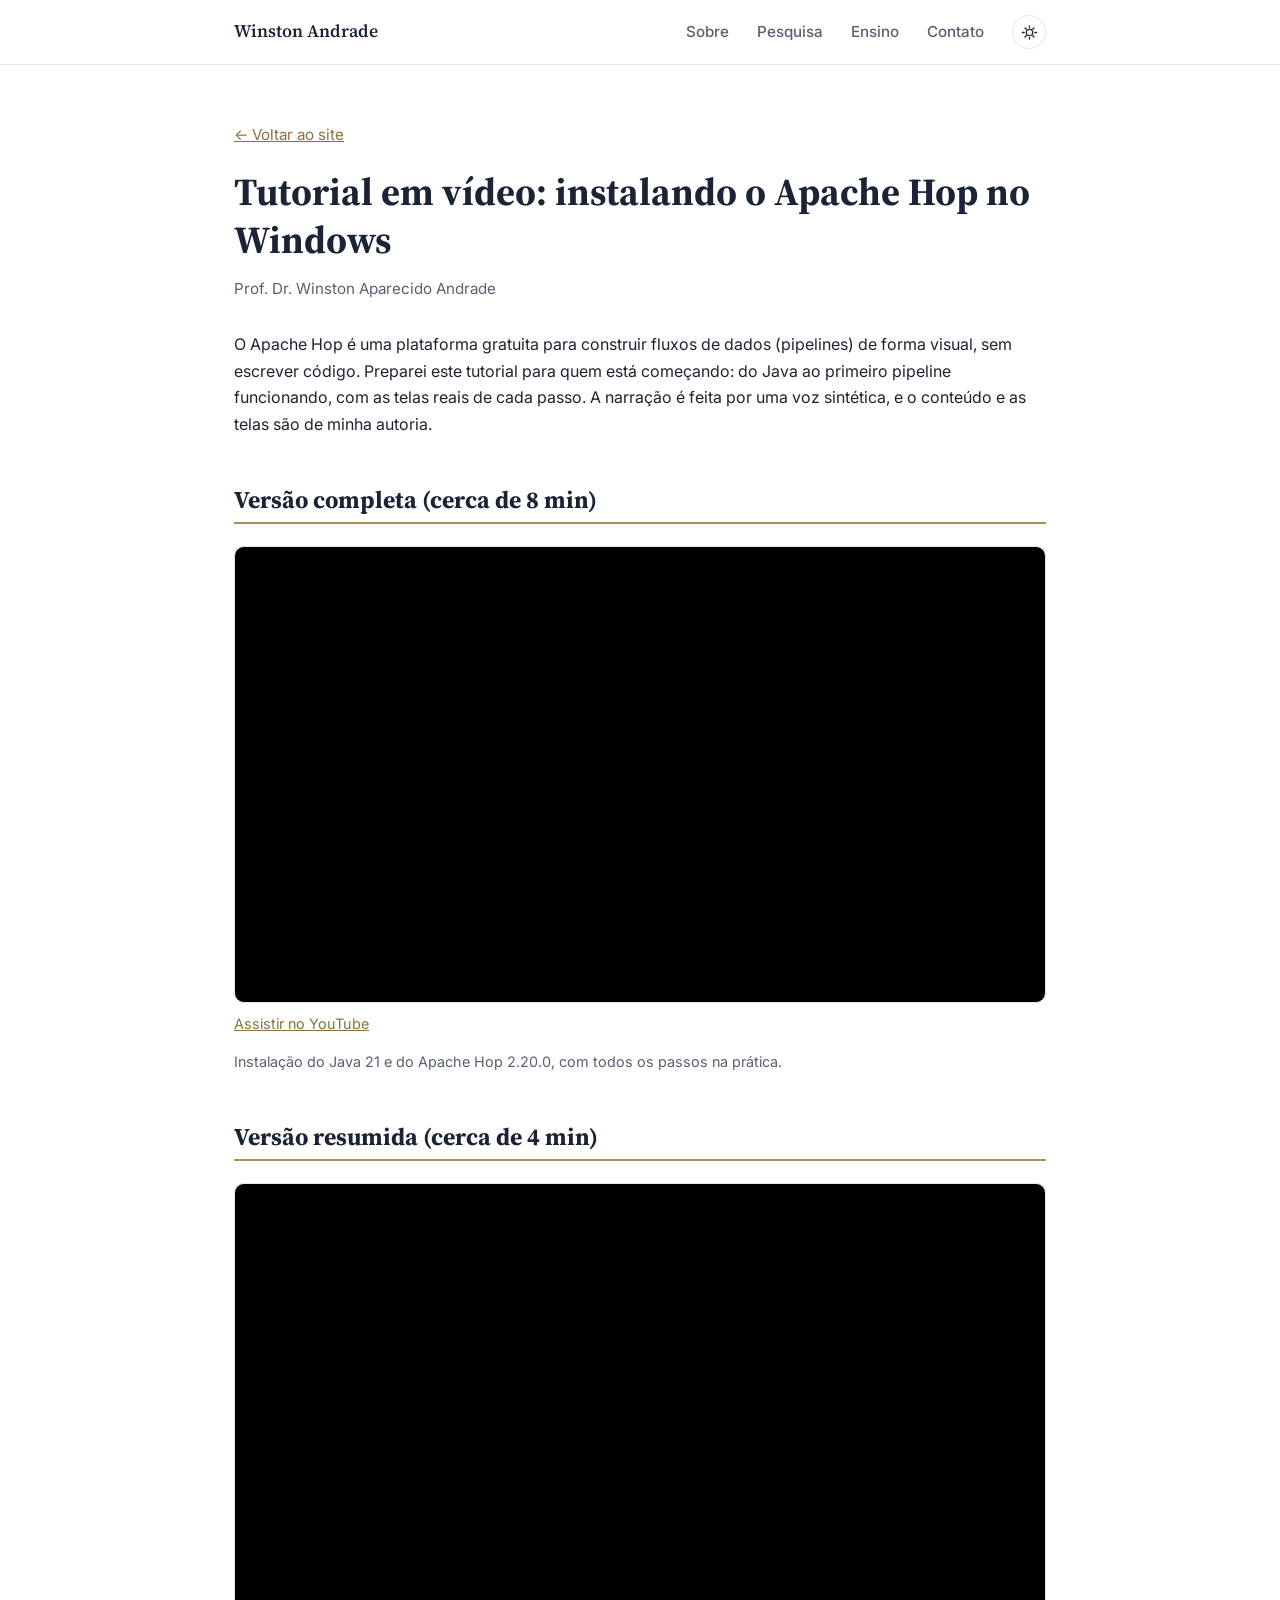
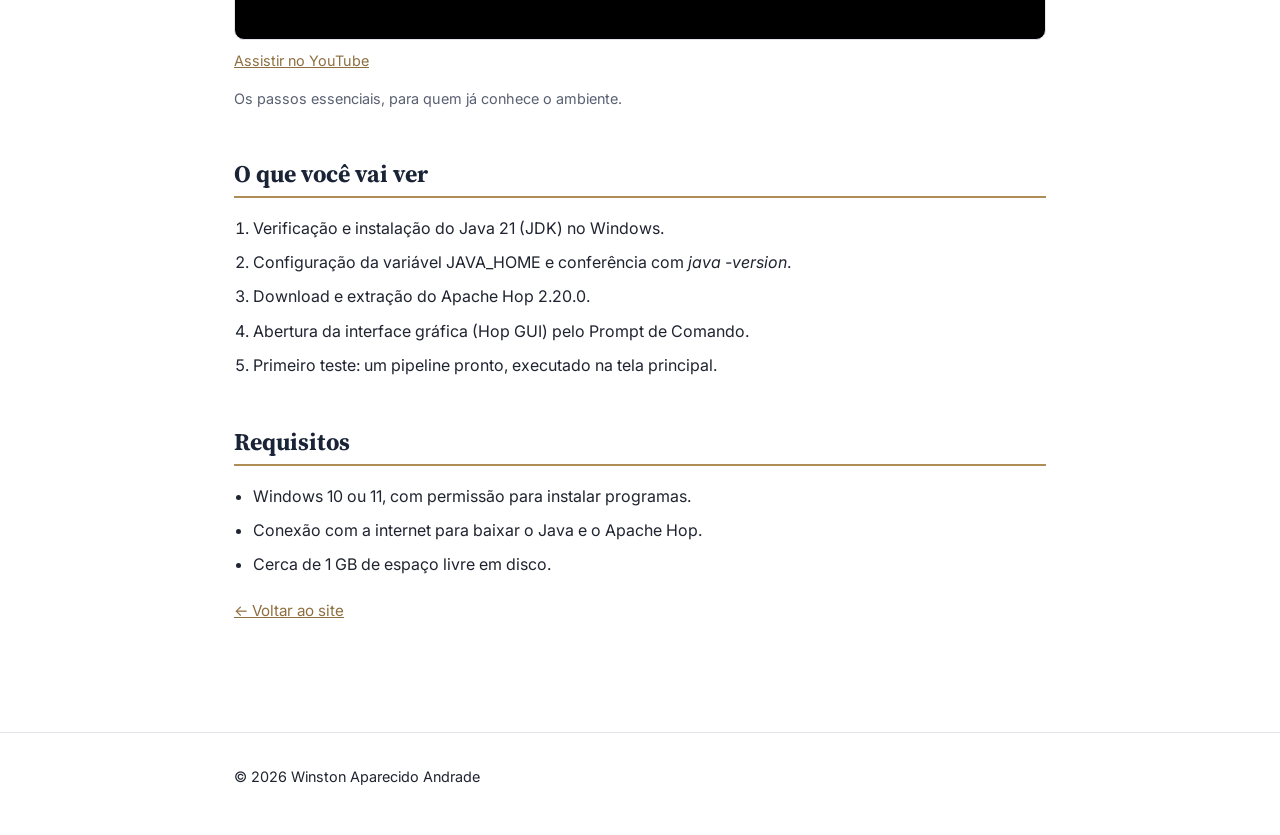
<file: tutorial-apache-hop.html>
<!DOCTYPE html>
<html lang="pt-BR">
<head>
<meta charset="UTF-8">
<meta name="viewport" content="width=device-width, initial-scale=1.0">
<title>Tutorial em vídeo: instalando o Apache Hop no Windows | Winston Aparecido Andrade</title>
<meta name="description" content="Passo a passo em vídeo para instalar o Java 21 e o Apache Hop 2.20.0 no Windows e abrir o primeiro pipeline.">
<link rel="preconnect" href="https://fonts.googleapis.com">
<link rel="preconnect" href="https://fonts.gstatic.com" crossorigin>
<link href="https://fonts.googleapis.com/css2?family=Source+Serif+4:wght@500;600;700&family=Inter:wght@400;500;600&display=swap" rel="stylesheet">
<link rel="stylesheet" href="estilo.css">
<style>
.artigo { padding: 56px 0 72px; }
.artigo h1 { font-size: clamp(1.8rem, 4vw, 2.4rem); margin-bottom: 0.3em; }
.artigo h2 { display: block; font-size: 1.5rem; margin-top: 2em; margin-bottom: 0.7em; padding-bottom: 0.3em; }
.artigo .autor { color: var(--muted); font-size: 0.95rem; margin-bottom: 2em; }
.artigo ul, .artigo ol { padding-left: 1.2em; margin: 0 0 1.2em; }
.artigo li { margin-bottom: 0.5em; }
.voltar { display: inline-block; margin-bottom: 1.4em; font-size: 0.95rem; }
.video-box { margin: 1.4em 0 0.4em; }
.video-box iframe { display: block; width: 100%; aspect-ratio: 16/9; height: auto; border: 0; border-radius: 10px; background: #000; border: 1px solid var(--line); }
.video-box .legenda { color: var(--muted); font-size: 0.9rem; margin-top: 0.6em; }
</style>
</head>
<body>

<header class="site-header">
<div class="wrap header-inner">
<a href="index.html" class="brand">Winston Andrade</a>
<button class="nav-toggle" id="navToggle" aria-label="Abrir menu" aria-expanded="false">
<span></span><span></span><span></span>
</button>
<nav class="site-nav" id="siteNav">
<a href="index.html#sobre">Sobre</a>
<a href="index.html#pesquisa">Pesquisa</a>
<a href="index.html#ensino">Ensino</a>
<a href="index.html#contato">Contato</a>
<button class="theme-toggle" id="themeToggle" aria-label="Alternar tema claro/escuro" title="Alternar tema">
<svg class="icon-sun" viewBox="0 0 24 24" fill="none" stroke="currentColor" stroke-width="1.8" stroke-linecap="round"><circle cx="12" cy="12" r="4.5"/><path d="M12 2.5v2.5M12 19v2.5M4.5 12H2M22 12h-2.5M5.6 5.6l1.8 1.8M16.6 16.6l1.8 1.8M18.4 5.6l-1.8 1.8M7.4 16.6l-1.8 1.8"/></svg>
<svg class="icon-moon" viewBox="0 0 24 24" fill="none" stroke="currentColor" stroke-width="1.8" stroke-linecap="round" stroke-linejoin="round"><path d="M20 14.5A8.5 8.5 0 1 1 9.5 4a6.8 6.8 0 0 0 10.5 10.5Z"/></svg>
</button>
</nav>
</div>
</header>

<main>
<article class="artigo">
<div class="wrap">

<a class="voltar" href="index.html#pesquisa">&larr; Voltar ao site</a>

<h1>Tutorial em vídeo: instalando o Apache Hop no Windows</h1>
<p class="autor">Prof. Dr. Winston Aparecido Andrade</p>

<p>O Apache Hop é uma plataforma gratuita para construir fluxos de dados (pipelines) de forma visual, sem escrever código. Preparei este tutorial para quem está começando: do Java ao primeiro pipeline funcionando, com as telas reais de cada passo. A narração é feita por uma voz sintética, e o conteúdo e as telas são de minha autoria.</p>

<h2>Versão completa (cerca de 8 min)</h2>
<div class="video-box">
<iframe src="https://www.youtube-nocookie.com/embed/6gplsCWJ_jo" title="Instalando o Apache Hop no Windows (versão completa)" loading="lazy" allow="accelerometer; encrypted-media; picture-in-picture; fullscreen" allowfullscreen referrerpolicy="strict-origin-when-cross-origin"></iframe>
<p class="legenda"><a href="https://youtu.be/6gplsCWJ_jo">Assistir no YouTube</a></p>
<p class="legenda">Instalação do Java 21 e do Apache Hop 2.20.0, com todos os passos na prática.</p>
</div>

<h2>Versão resumida (cerca de 4 min)</h2>
<div class="video-box">
<iframe src="https://www.youtube-nocookie.com/embed/UPTHnQJieN4" title="Instalando o Apache Hop no Windows (versão resumida)" loading="lazy" allow="accelerometer; encrypted-media; picture-in-picture; fullscreen" allowfullscreen referrerpolicy="strict-origin-when-cross-origin"></iframe>
<p class="legenda"><a href="https://youtu.be/UPTHnQJieN4">Assistir no YouTube</a></p>
<p class="legenda">Os passos essenciais, para quem já conhece o ambiente.</p>
</div>

<h2>O que você vai ver</h2>
<ol>
<li>Verificação e instalação do Java 21 (JDK) no Windows.</li>
<li>Configuração da variável JAVA_HOME e conferência com <em>java -version</em>.</li>
<li>Download e extração do Apache Hop 2.20.0.</li>
<li>Abertura da interface gráfica (Hop GUI) pelo Prompt de Comando.</li>
<li>Primeiro teste: um pipeline pronto, executado na tela principal.</li>
</ol>

<h2>Requisitos</h2>
<ul>
<li>Windows 10 ou 11, com permissão para instalar programas.</li>
<li>Conexão com a internet para baixar o Java e o Apache Hop.</li>
<li>Cerca de 1 GB de espaço livre em disco.</li>
</ul>

<p><a class="voltar" href="index.html#pesquisa">&larr; Voltar ao site</a></p>

</div>
</article>
</main>

<footer class="site-footer">
<div class="wrap">
<p>&copy; <span id="year"></span> Winston Aparecido Andrade</p>
</div>
</footer>

<script>
document.getElementById("year").textContent = new Date().getFullYear();
var navToggle = document.getElementById("navToggle");
var siteNav = document.getElementById("siteNav");
navToggle.addEventListener("click", function () {
  var isOpen = siteNav.classList.toggle("open");
  navToggle.setAttribute("aria-expanded", isOpen ? "true" : "false");
});
var root = document.documentElement;
(function () {
  try {
    var saved = localStorage.getItem("theme");
    if (saved === "dark" || saved === "light") { root.setAttribute("data-theme", saved); return; }
  } catch (e) {}
  var prefersDark = window.matchMedia && window.matchMedia("(prefers-color-scheme: dark)").matches;
  root.setAttribute("data-theme", prefersDark ? "dark" : "light");
})();
document.getElementById("themeToggle").addEventListener("click", function () {
  var next = root.getAttribute("data-theme") === "dark" ? "light" : "dark";
  root.setAttribute("data-theme", next);
  try { localStorage.setItem("theme", next); } catch (e) {}
});
</script>
</body>
</html>
</file>
<file: estilo.css>
:root {
  --navy: #1b2436;
  --navy-soft: #2a3654;
  --ink: #1f2430;
  --paper: #ffffff;
  --paper-alt: #f4f5f8;
  --line: #e3e5eb;
  --accent: #b08d57;
  --accent-dark: #8f6f3f;
  --muted: #5a6072;
  --radius: 10px;
  --serif: "Source Serif 4", Georgia, "Times New Roman", serif;
  --sans: "Inter", -apple-system, BlinkMacSystemFont, "Segoe UI", Roboto, Helvetica, Arial, sans-serif;
  --card-bg: #ffffff;
  --heading: var(--navy);
  color-scheme: light;
}

:root[data-theme="dark"] {
  --navy: #0f1420;
  --navy-soft: #1a2338;
  --ink: #e7e9f0;
  --paper: #12161f;
  --paper-alt: #171c28;
  --line: #2a3040;
  --accent: #d1ab74;
  --accent-dark: #e9c78f;
  --muted: #9aa1b5;
  --card-bg: #171c28;
  --heading: #f2efe8;
  color-scheme: dark;
}

* { box-sizing: border-box; }

html { scroll-behavior: smooth; }

body {
  margin: 0;
  font-family: var(--sans);
  color: var(--ink);
  background: var(--paper);
  line-height: 1.65;
  -webkit-font-smoothing: antialiased;
  transition: background-color 0.25s ease, color 0.25s ease;
}

@media (prefers-reduced-motion: reduce) {
  html { scroll-behavior: auto; }
  * { transition: none !important; animation: none !important; }
}

.wrap {
  max-width: 860px;
  margin: 0 auto;
  padding: 0 24px;
}

h1, h2, h3 {
  font-family: var(--serif);
  color: var(--heading);
  line-height: 1.25;
  margin: 0 0 0.5em;
}

h2 {
  font-size: 1.9rem;
  margin-top: 0;
  margin-bottom: 1.1em;
  padding-bottom: 0.4em;
  border-bottom: 2px solid var(--accent);
  display: inline-flex;
  align-items: center;
  gap: 12px;
}

.h-icon {
  width: 26px;
  height: 26px;
  flex: 0 0 auto;
  color: var(--accent-dark);
}

.c-icon {
  width: 19px;
  height: 19px;
  flex: 0 0 auto;
  color: var(--accent-dark);
  vertical-align: -4px;
  margin-right: 4px;
}

h3 {
  font-size: 1.2rem;
  margin-top: 1.6em;
}

p { margin: 0 0 1em; color: var(--ink); }

a { color: var(--accent-dark); }

/* Header */

.site-header {
  position: sticky;
  top: 0;
  z-index: 20;
  background: rgba(255, 255, 255, 0.92);
  backdrop-filter: saturate(180%) blur(8px);
  border-bottom: 1px solid var(--line);
}

:root[data-theme="dark"] .site-header {
  background: rgba(18, 22, 31, 0.86);
}

.header-inner {
  display: flex;
  align-items: center;
  justify-content: space-between;
  height: 64px;
}

.brand {
  font-family: var(--serif);
  font-weight: 600;
  font-size: 1.1rem;
  color: var(--heading);
  text-decoration: none;
}

.site-nav {
  display: flex;
  align-items: center;
  gap: 28px;
}

.site-nav a {
  color: var(--muted);
  text-decoration: none;
  font-size: 0.95rem;
  font-weight: 500;
}

.site-nav a:hover { color: var(--heading); }

.theme-toggle {
  display: inline-flex;
  align-items: center;
  justify-content: center;
  width: 34px;
  height: 34px;
  border-radius: 50%;
  border: 1px solid var(--line);
  background: transparent;
  color: var(--heading);
  cursor: pointer;
  padding: 0;
}

.theme-toggle:hover { border-color: var(--accent); color: var(--accent-dark); }

.theme-toggle svg { width: 17px; height: 17px; }

.theme-toggle .icon-moon { display: none; }

:root[data-theme="dark"] .theme-toggle .icon-sun { display: none; }
:root[data-theme="dark"] .theme-toggle .icon-moon { display: block; }

.nav-toggle {
  display: none;
  flex-direction: column;
  justify-content: center;
  gap: 5px;
  width: 32px;
  height: 32px;
  background: none;
  border: none;
  cursor: pointer;
  padding: 0;
}

.nav-toggle span {
  display: block;
  height: 2px;
  background: var(--heading);
  border-radius: 2px;
}

/* Hero */

.hero {
  padding: 96px 0 72px;
  background: linear-gradient(180deg, var(--navy) 0%, var(--navy-soft) 100%);
  color: #eef0f5;
}

.hero-inner {
  display: flex;
  align-items: center;
  justify-content: space-between;
  gap: 48px;
}

.hero-text { flex: 1 1 auto; }

.hero-photo { flex: 0 0 auto; }

.hero-photo img {
  width: 168px;
  height: 168px;
  border-radius: 50%;
  object-fit: cover;
  border: 3px solid var(--accent);
  box-shadow: 0 12px 32px rgba(0, 0, 0, 0.35);
}

@media (max-width: 700px) {
  .hero-inner { flex-direction: column-reverse; text-align: center; gap: 28px; }
  .hero-actions { justify-content: center; }
}

.eyebrow {
  text-transform: uppercase;
  letter-spacing: 0.12em;
  font-size: 0.78rem;
  color: var(--accent);
  font-weight: 600;
  margin-bottom: 0.8em;
}

.hero h1 {
  color: #ffffff;
  font-size: clamp(2rem, 4vw, 2.7rem);
  margin-bottom: 0.5em;
}

.hero-sub {
  font-size: 1.1rem;
  color: #cfd4e2;
  max-width: 620px;
  margin-bottom: 1.8em;
}

.hero-actions {
  display: flex;
  gap: 14px;
  flex-wrap: wrap;
}

.btn {
  display: inline-block;
  padding: 12px 22px;
  border-radius: 999px;
  font-weight: 600;
  font-size: 0.95rem;
  text-decoration: none;
  transition: transform 0.15s ease, opacity 0.15s ease;
}

.btn:hover { transform: translateY(-1px); }

.btn-primary {
  background: var(--accent);
  color: #201a10;
}

.btn-outline {
  background: transparent;
  color: #fff;
  border: 1px solid rgba(255,255,255,0.5);
}

/* Stats */

.stats {
  background: var(--paper);
  border-bottom: 1px solid var(--line);
  padding: 40px 0;
}

.stats-grid {
  display: grid;
  grid-template-columns: repeat(4, 1fr);
  gap: 24px;
  text-align: center;
}

.stat-tile { display: flex; flex-direction: column; gap: 6px; }

.stat-value {
  font-family: var(--sans);
  font-weight: 600;
  font-size: 2rem;
  color: var(--accent-dark);
}

.stat-label {
  font-size: 0.85rem;
  color: var(--muted);
  line-height: 1.4;
}

@media (max-width: 700px) {
  .stats-grid { grid-template-columns: repeat(2, 1fr); }
}

/* Sections */

.section {
  padding: 72px 0;
}

.section-alt {
  background: var(--paper-alt);
}

.timeline {
  list-style: none;
  padding: 0;
  margin: 0;
  border-left: 2px solid var(--line);
}

.timeline li {
  display: flex;
  gap: 20px;
  padding: 0 0 22px 22px;
  position: relative;
}

.timeline li::before {
  content: "";
  position: absolute;
  left: -7px;
  top: 4px;
  width: 12px;
  height: 12px;
  border-radius: 50%;
  background: var(--accent);
}

.timeline-year {
  flex: 0 0 52px;
  font-weight: 600;
  color: var(--muted);
  font-size: 0.9rem;
}

.timeline p { margin: 0.2em 0 0; color: var(--muted); font-size: 0.95rem; }

.card {
  background: var(--card-bg);
  border: 1px solid var(--line);
  border-radius: var(--radius);
  padding: 24px 26px;
  margin: 1.4em 0;
}

.section-alt .card { background: var(--card-bg); }

.card h3 { margin-top: 0; }

.card-title {
  font-family: var(--serif);
  font-weight: 600;
  font-size: 1.05rem;
  color: var(--heading);
}

.card-meta {
  color: var(--muted);
  font-size: 0.9rem;
  margin-bottom: 1em;
}

.topic-list {
  margin: 0.6em 0 1.2em;
  padding-left: 1.2em;
}

.topic-list li {
  margin-bottom: 0.5em;
}

.teaching-grid {
  display: grid;
  grid-template-columns: 1fr 1fr;
  gap: 20px;
  margin-top: 1.4em;
}

@media (max-width: 700px) {
  .teaching-grid { grid-template-columns: 1fr; }

  .site-nav {
    position: absolute;
    top: 64px;
    left: 0;
    right: 0;
    background: var(--paper);
    border-bottom: 1px solid var(--line);
    flex-direction: column;
    align-items: flex-start;
    padding: 10px 24px 18px;
    display: none;
  }

  .site-nav .theme-toggle { margin-top: 6px; }

  .site-nav.open { display: flex; }

  .nav-toggle { display: flex; }
}

/* Scroll reveal */

.reveal {
  opacity: 0;
  transform: translateY(16px);
  transition: opacity 0.6s ease, transform 0.6s ease;
}

.reveal.in-view {
  opacity: 1;
  transform: none;
}

/* Fuzzy AHP demo */

.demo-card {
  background: var(--card-bg);
  border: 1px solid var(--line);
  border-radius: var(--radius);
  padding: 26px 28px;
  margin-top: 2em;
}

.fuzzy-demo {
  display: flex;
  flex-direction: column;
  gap: 20px;
  margin: 1.4em 0 0.6em;
}

.fuzzy-row-head {
  display: flex;
  justify-content: space-between;
  font-weight: 600;
  color: var(--heading);
  margin-bottom: 6px;
  font-size: 0.95rem;
}

.fuzzy-value {
  color: var(--accent-dark);
  font-variant-numeric: tabular-nums;
}

.fuzzy-slider {
  width: 100%;
  accent-color: var(--accent);
  margin-bottom: 10px;
}

.fuzzy-bar-track {
  height: 10px;
  background: var(--paper-alt);
  border-radius: 999px;
  overflow: hidden;
}

.fuzzy-bar {
  height: 100%;
  width: 0%;
  background: var(--accent);
  border-radius: 999px;
  transition: width 0.4s ease;
}

.fuzzy-note {
  font-size: 0.85rem;
  color: var(--muted);
  margin-top: 1em;
  margin-bottom: 0;
}

/* Footer */

.site-footer {
  padding: 32px 0;
  border-top: 1px solid var(--line);
  color: var(--muted);
  font-size: 0.9rem;
}
</file>
